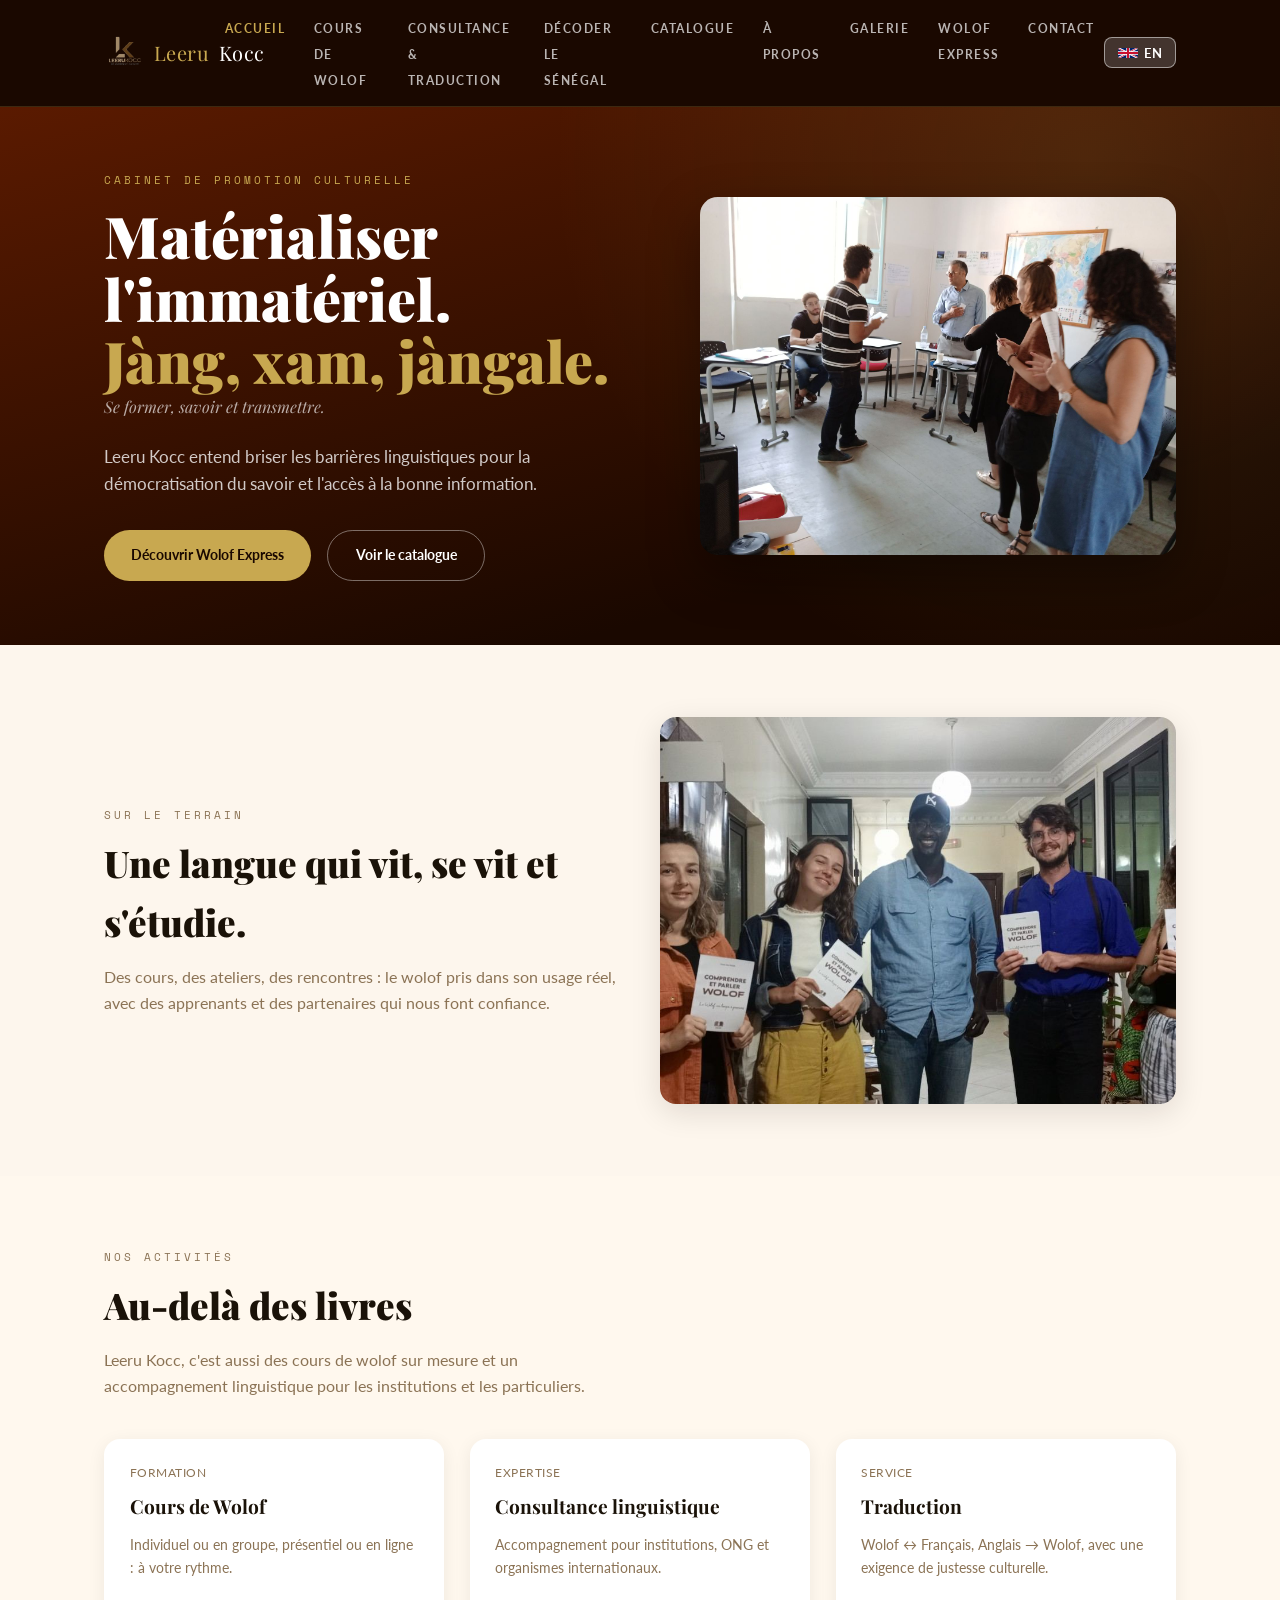
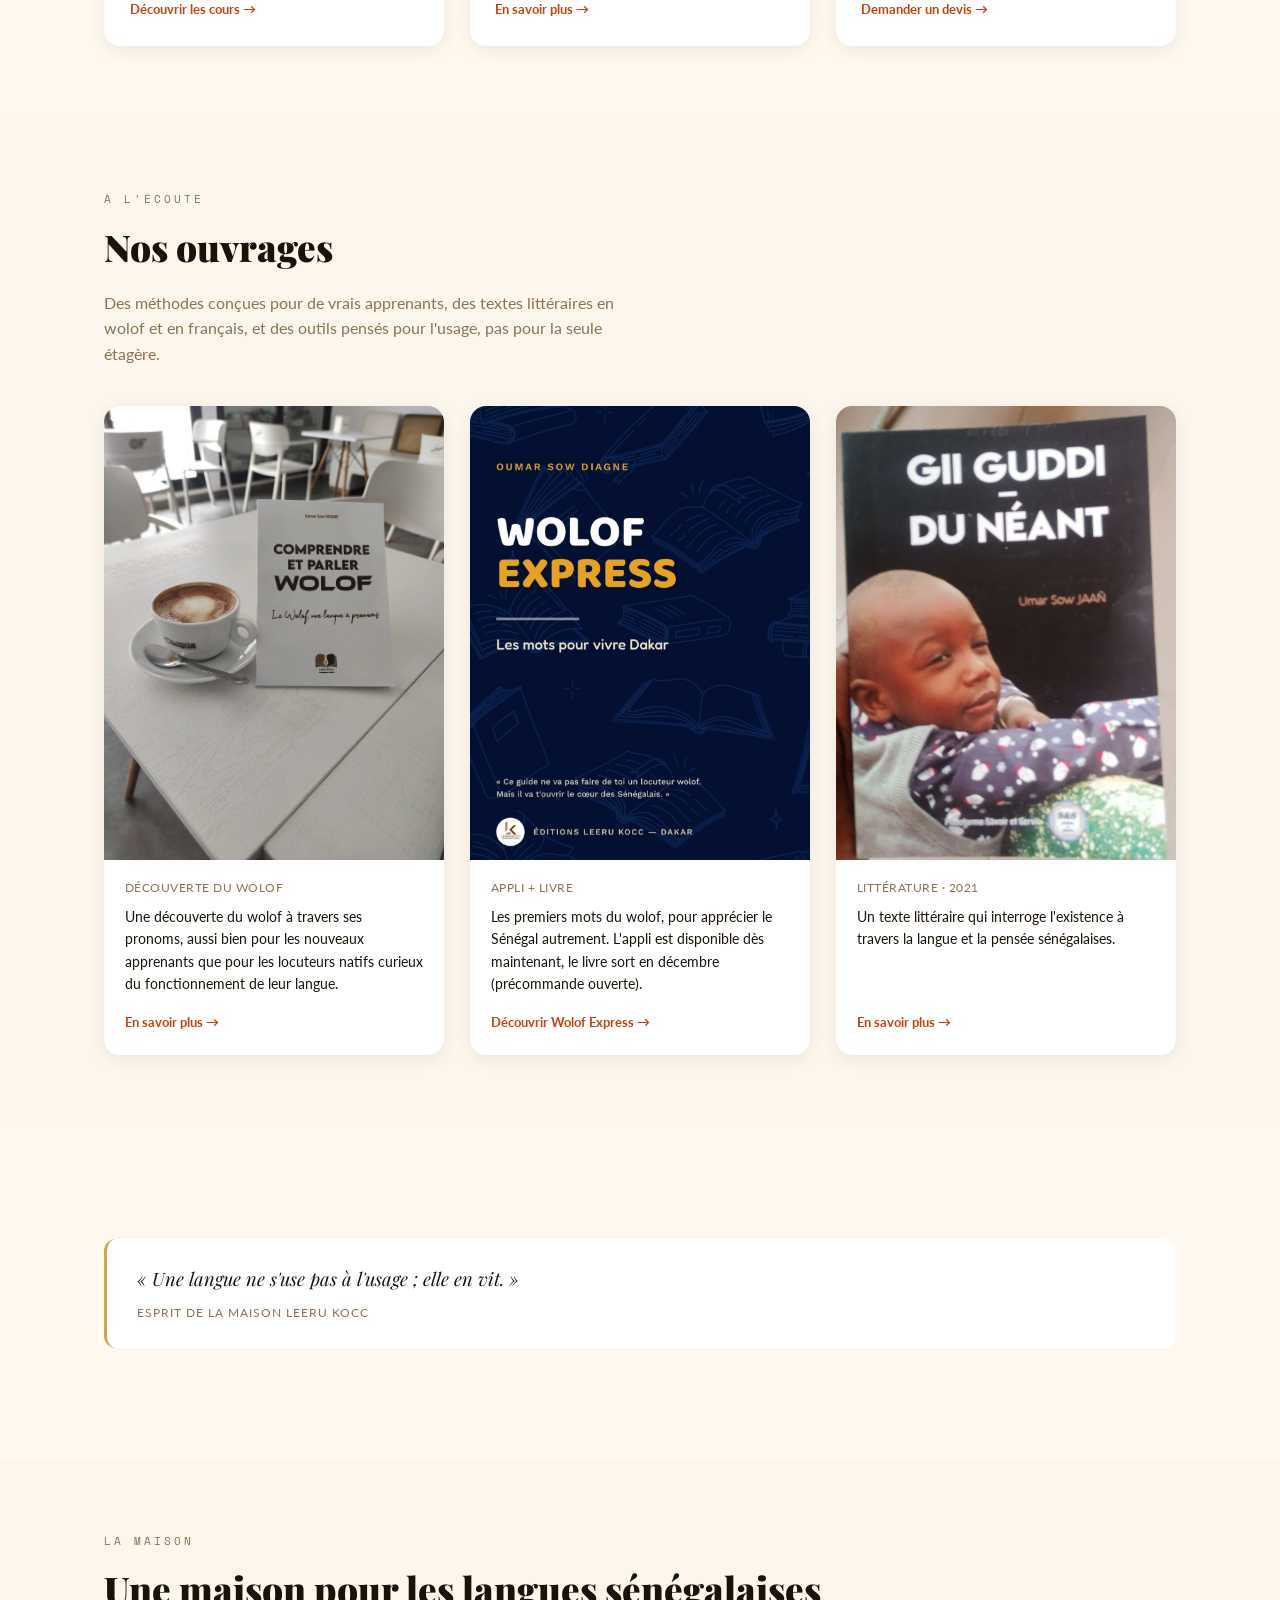
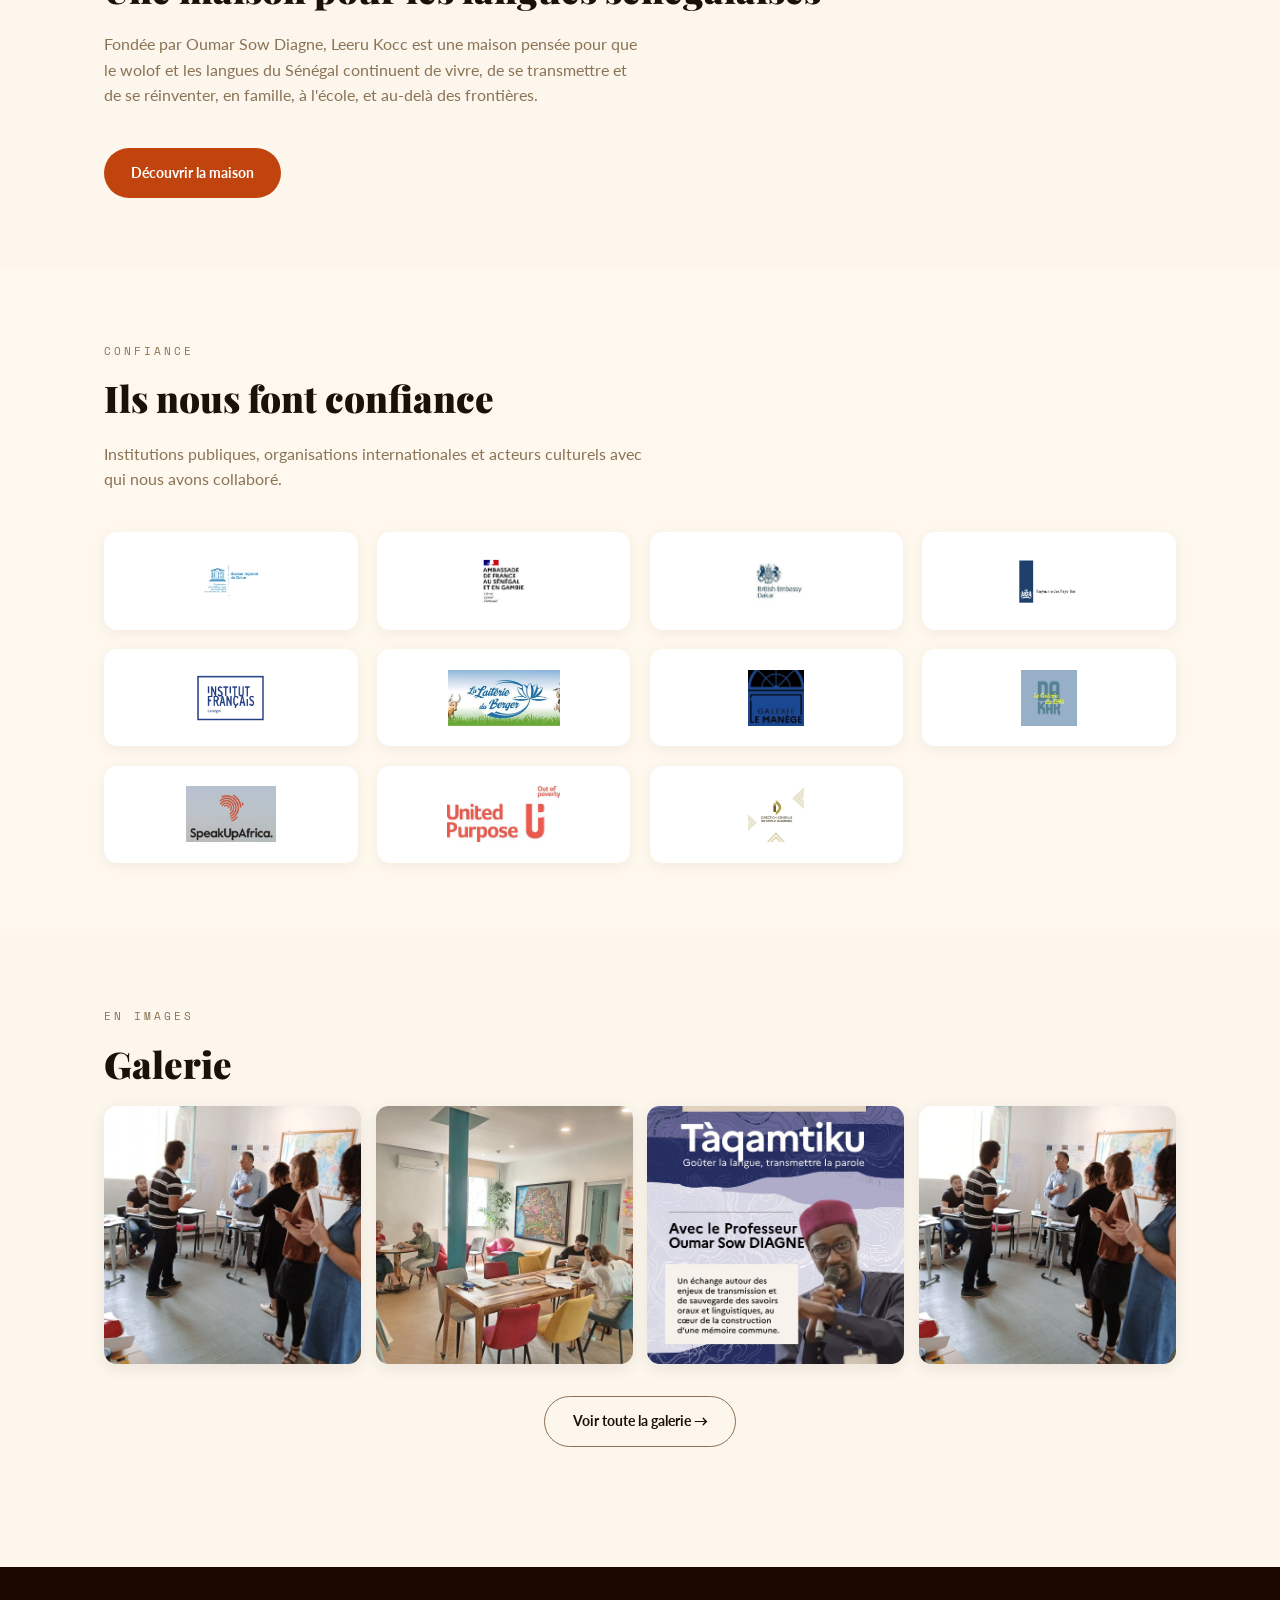
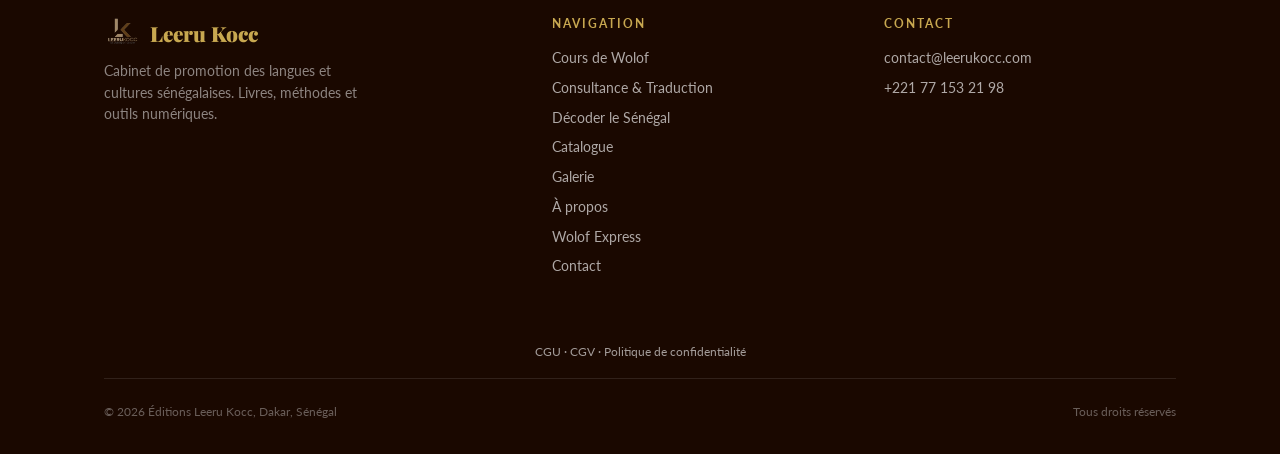
<file: index.html>
<!DOCTYPE html>
<html lang="fr">
<head>
<meta charset="UTF-8">
<meta name="viewport" content="width=device-width, initial-scale=1.0">
<title>Leeru Kocc : Langues et cultures sénégalaises</title>
<meta name="description" content="Éditions Leeru Kocc : livres, méthodes et outils numériques pour apprendre et transmettre les langues et cultures du Sénégal.">
<link rel="canonical" href="https://leerukocc.com/">
<link href="https://fonts.googleapis.com/css2?family=Playfair+Display:ital,wght@0,700;0,900;1,400&family=Lato:wght@400;700&family=Space+Mono:wght@400;700&display=swap" rel="stylesheet">
<link rel="stylesheet" href="assets/style.css">
<link rel="icon" type="image/x-icon" href="/favicon.ico">
<link rel="icon" type="image/png" sizes="32x32" href="/assets/img/favicon-32x32.png">
<link rel="icon" type="image/png" sizes="16x16" href="/assets/img/favicon-16x16.png">
<link rel="apple-touch-icon" sizes="180x180" href="/assets/img/apple-touch-icon.png">
<meta property="og:type" content="website">
<meta property="og:site_name" content="Leeru Kocc">
<meta property="og:title" content="Leeru Kocc : Langues et cultures sénégalaises">
<meta property="og:description" content="Leeru Kocc entend briser les barrières linguistiques pour la démocratisation du savoir et l'accès à la bonne information.">
<meta property="og:image" content="https://leerukocc.com/assets/img/og-image-site.jpg">
<meta property="og:image:width" content="1200">
<meta property="og:image:height" content="630">
<meta property="og:url" content="https://leerukocc.com/">
<meta name="twitter:card" content="summary_large_image">
<meta name="twitter:title" content="Leeru Kocc : Langues et cultures sénégalaises">
<meta name="twitter:description" content="Leeru Kocc entend briser les barrières linguistiques pour la démocratisation du savoir et l'accès à la bonne information.">
<meta name="twitter:image" content="https://leerukocc.com/assets/img/og-image-site.jpg">
<script type="application/ld+json">
{
  "@context": "https://schema.org",
  "@type": "Organization",
  "name": "Leeru Kocc",
  "alternateName": "Éditions Leeru Kocc",
  "url": "https://leerukocc.com/",
  "logo": "https://leerukocc.com/assets/img/logo-leeru-kocc.png",
  "description": "Cabinet sénégalais de promotion des langues et cultures sénégalaises : cours de wolof, consultance linguistique, traduction et édition d'ouvrages et d'outils numériques.",
  "address": {
    "@type": "PostalAddress",
    "streetAddress": "26, Route de la Corniche Ouest, Ouakam",
    "addressLocality": "Dakar",
    "addressCountry": "SN"
  },
  "email": "contact@leerukocc.com",
  "telephone": "+221771532198"
}
</script>
</head>
<body data-page="index">

<nav class="site-nav">
  <div class="wrap">
    <a href="index.html" class="brand"><img src="assets/img/logo-leeru-kocc.png" alt="Leeru Kocc"> <span style="color:var(--or);">Leeru</span><span style="color:#FFF;"> Kocc</span></a>
    <button class="nav-toggle" id="navToggle" aria-label="Menu">☰</button>
    <ul class="nav-links" id="navLinks">
      <li><a href="index.html" class="active" data-i18n="nav_accueil">Accueil</a></li>
      <li><a href="cours.html" data-i18n="nav_cours">Cours de Wolof</a></li>
      <li><a href="consultance.html" data-i18n="nav_consultance">Consultance &amp; Traduction</a></li>
      <li><a href="decoder-le-senegal.html" data-i18n="nav_decoder">Décoder le Sénégal</a></li>
      <li><a href="catalogue.html" data-i18n="nav_catalogue">Catalogue</a></li>
      <li><a href="a-propos.html" data-i18n="nav_apropos">À propos</a></li>
      <li><a href="galerie.html" data-i18n="nav_galerie">Galerie</a></li>
      <li><a href="wolof-express.html" data-i18n="nav_wolofExpress">Wolof Express</a></li>
      <li><a href="contact.html" data-i18n="nav_contact">Contact</a></li>
    </ul>
  </div>
</nav>

<header class="hero">
  <div class="wrap">
    <div>
    <div class="hero-eyebrow" data-i18n="idx_heroEyebrow">Cabinet de promotion culturelle</div>
    <h1 data-i18n="idx_h1">Matérialiser l'immatériel.<br><span style="color:var(--or);">Jàng, xam, jàngale.</span></h1>
    <p style="font-family:'Playfair Display',serif;font-style:italic;font-size:1rem;color:rgba(255,255,255,0.65);margin-top:-1rem;margin-bottom:1.5rem;" data-i18n="idx_subtitle">Se former, savoir et transmettre.</p>
    <p data-i18n="idx_heroP">Leeru Kocc entend briser les barrières linguistiques pour la démocratisation du savoir et l'accès à la bonne information.</p>
    <div class="hero-actions">
      <a href="wolof-express.html" class="btn btn-primary" data-i18n="idx_btnDiscover">Découvrir Wolof Express</a>
      <a href="catalogue.html" class="btn btn-outline" data-i18n="idx_btnCatalogue">Voir le catalogue</a>
    </div>
    </div>
    <div class="hero-image reveal in">
      <img src="assets/img/cours-groupe-1.jpg" alt="Cours de wolof Leeru Kocc, groupe en formation">
    </div>
  </div>
</header>

<section>
  <div class="wrap">
    <div class="grid grid-2" style="align-items:center;gap:2.5rem;">
      <div class="photo-feature reveal" style="aspect-ratio:4/3;order:2;">
        <img src="assets/img/remise-livre-groupe.jpg" alt="Remise du livre Comprendre et Parler Wolof">
      </div>
      <div class="reveal" style="order:1;">
        <div class="section-label" data-i18n="idx_terrainLabel">Sur le terrain</div>
        <h2 class="section-title" data-i18n="idx_terrainTitle">Une langue qui vit, se vit et s'étudie.</h2>
        <p style="color:var(--brun-clair);" data-i18n="idx_terrainP">Des cours, des ateliers, des rencontres : le wolof pris dans son usage réel, avec des apprenants et des partenaires qui nous font confiance.</p>
      </div>
    </div>
  </div>
</section>

<section style="background:#FFF8EE;">
  <div class="wrap">
    <div class="section-label" data-i18n="idx_activitesLabel">Nos activités</div>
    <h2 class="section-title" data-i18n="idx_activitesTitle">Au-delà des livres</h2>
    <p class="section-intro" data-i18n="idx_activitesIntro">Leeru Kocc, c'est aussi des cours de wolof sur mesure et un accompagnement linguistique pour les institutions et les particuliers.</p>
    <div class="grid grid-3">
      <div class="card" style="padding:1.6rem;">
        <div class="book-meta" data-i18n="idx_card1Meta">Formation</div>
        <h3 style="font-family:'Playfair Display',serif;font-size:1.2rem;margin:0.3rem 0 0.8rem;" data-i18n="idx_card1Title">Cours de Wolof</h3>
        <p style="font-size:0.88rem;color:var(--brun-clair);margin-bottom:1rem;" data-i18n="idx_card1P">Individuel ou en groupe, présentiel ou en ligne : à votre rythme.</p>
        <a href="cours.html" class="book-link" data-i18n="idx_card1Link">Découvrir les cours →</a>
      </div>
      <div class="card" style="padding:1.6rem;">
        <div class="book-meta" data-i18n="idx_card2Meta">Expertise</div>
        <h3 style="font-family:'Playfair Display',serif;font-size:1.2rem;margin:0.3rem 0 0.8rem;" data-i18n="idx_card2Title">Consultance linguistique</h3>
        <p style="font-size:0.88rem;color:var(--brun-clair);margin-bottom:1rem;" data-i18n="idx_card2P">Accompagnement pour institutions, ONG et organismes internationaux.</p>
        <a href="consultance.html" class="book-link" data-i18n="idx_card2Link">En savoir plus →</a>
      </div>
      <div class="card" style="padding:1.6rem;">
        <div class="book-meta" data-i18n="idx_card3Meta">Service</div>
        <h3 style="font-family:'Playfair Display',serif;font-size:1.2rem;margin:0.3rem 0 0.8rem;" data-i18n="idx_card3Title">Traduction</h3>
        <p style="font-size:0.88rem;color:var(--brun-clair);margin-bottom:1rem;" data-i18n="idx_card3P">Wolof ↔ Français, Anglais → Wolof, avec une exigence de justesse culturelle.</p>
        <a href="consultance.html" class="book-link" data-i18n="idx_card3Link">Demander un devis →</a>
      </div>
    </div>
  </div>
</section>

<section>
  <div class="wrap">
    <div class="section-label" data-i18n="idx_ouvragesLabel">À l'écoute</div>
    <h2 class="section-title" data-i18n="idx_ouvragesTitle">Nos ouvrages</h2>
    <p class="section-intro" data-i18n="idx_ouvragesIntro">Des méthodes conçues pour de vrais apprenants, des textes littéraires en wolof et en français, et des outils pensés pour l'usage, pas pour la seule étagère.</p>

    <div class="grid grid-3">
      <div class="card book-card">
        <div class="book-cover" style="padding:0;overflow:hidden;"><img src="assets/img/livre-comprendre-parler-wolof.jpg" alt="Comprendre et Parler Wolof" style="width:100%;height:100%;object-fit:cover;"></div>
        <div class="book-body">
          <div class="book-meta" data-i18n="idx_book1Meta">Découverte du wolof</div>
          <p class="book-desc" data-i18n="idx_book1P">Une découverte du wolof à travers ses pronoms, aussi bien pour les nouveaux apprenants que pour les locuteurs natifs curieux du fonctionnement de leur langue.</p>
          <a href="catalogue.html" class="book-link" data-i18n="idx_book1Link">En savoir plus →</a>
        </div>
      </div>

      <div class="card book-card">
        <div class="book-cover" style="padding:0;overflow:hidden;"><img src="assets/img/livre-wolof-express.jpg" alt="Wolof Express, les mots pour vivre à Dakar" style="width:100%;height:100%;object-fit:cover;"></div>
        <div class="book-body">
          <div class="book-meta" data-i18n="idx_book2Meta">Appli + livre</div>
          <p class="book-desc" data-i18n="idx_book2P">Les premiers mots du wolof, pour apprécier le Sénégal autrement. L'appli est disponible dès maintenant, le livre sort en décembre (précommande ouverte).</p>
          <a href="wolof-express.html" class="book-link" data-i18n="idx_book2Link">Découvrir Wolof Express →</a>
        </div>
      </div>

      <div class="card book-card">
        <div class="book-cover" style="padding:0;overflow:hidden;"><img src="assets/img/livre-gii-guddi.jpg" alt="Gii Guddi : Du Néant" style="width:100%;height:100%;object-fit:cover;"></div>
        <div class="book-body">
          <div class="book-meta" data-i18n="idx_book3Meta">Littérature · 2021</div>
          <p class="book-desc" data-i18n="idx_book3P">Un texte littéraire qui interroge l'existence à travers la langue et la pensée sénégalaises.</p>
          <a href="catalogue.html" class="book-link" data-i18n="idx_book3Link">En savoir plus →</a>
        </div>
      </div>
    </div>
  </div>
</section>

<section style="background:#FFF8EE;">
  <div class="wrap">
    <div class="citation">
      <p data-i18n="idx_citation">« Une langue ne s'use pas à l'usage ; elle en vit. »</p>
      <cite data-i18n="idx_citeAuthor">Esprit de la maison Leeru Kocc</cite>
    </div>
  </div>
</section>

<section>
  <div class="wrap">
    <div class="section-label" data-i18n="idx_maisonLabel">La maison</div>
    <h2 class="section-title" data-i18n="idx_maisonTitle">Une maison pour les langues sénégalaises</h2>
    <p class="section-intro" data-i18n="idx_maisonIntro">Fondée par Oumar Sow Diagne, Leeru Kocc est une maison pensée pour que le wolof et les langues du Sénégal continuent de vivre, de se transmettre et de se réinventer, en famille, à l'école, et au-delà des frontières.</p>
    <a href="a-propos.html" class="btn btn-terracotta" data-i18n="idx_maisonBtn">Découvrir la maison</a>
  </div>
</section>

<section style="background:#FFF8EE;">
  <div class="wrap">
    <div class="section-label reveal" data-i18n="idx_confianceLabel">Confiance</div>
    <h2 class="section-title reveal" data-i18n="idx_confianceTitle">Ils nous font confiance</h2>
    <p class="section-intro reveal" data-i18n="idx_confianceIntro">Institutions publiques, organisations internationales et acteurs culturels avec qui nous avons collaboré.</p>
    <div class="partners-grid reveal">
      <div class="partner-chip"><img src="assets/img/partners/unesco.png" alt="UNESCO"></div>
      <div class="partner-chip"><img src="assets/img/partners/ambassade-france.png" alt="Ambassade de France"></div>
      <div class="partner-chip"><img src="assets/img/partners/british-embassy.jpg" alt="Ambassade d'Angleterre"></div>
      <div class="partner-chip"><img src="assets/img/partners/pays-bas.png" alt="Royaume des Pays-Bas"></div>
      <div class="partner-chip"><img src="assets/img/partners/institut-francais.png" alt="Institut Français"></div>
      <div class="partner-chip"><img src="assets/img/partners/laiterie-du-berger.jpg" alt="Laiterie du Berger"></div>
      <div class="partner-chip"><img src="assets/img/partners/galerie-le-manege.jpg" alt="Galerie Le Manège"></div>
      <div class="partner-chip"><img src="assets/img/partners/galerie-19m.jpg" alt="Galerie du 19M"></div>
      <div class="partner-chip"><img src="assets/img/partners/speak-up-africa.jpg" alt="Speak Up Africa"></div>
      <div class="partner-chip"><img src="assets/img/partners/u-purpose.jpg" alt="U-purpose"></div>
      <div class="partner-chip"><img src="assets/img/partners/dgid.jpg" alt="Inspection Générale des Impôts et Domaines"></div>
    </div>
  </div>
</section>

<section>
  <div class="wrap">
    <div class="section-label reveal" data-i18n="idx_galerieLabel">En images</div>
    <h2 class="section-title reveal" data-i18n="idx_galerieTitle">Galerie</h2>
    <div class="gallery-grid reveal">
      <div class="gallery-item"><img src="assets/img/cours-institut-francais-1.jpg" alt="Cours de wolof"></div>
      <div class="gallery-item"><img src="assets/img/reunion-institutionnelle-1.jpg" alt="Atelier institutionnel"></div>
      <div class="gallery-item"><img src="assets/img/affiche-taqamtiku.jpg" alt="Tàqamtiku"></div>
      <div class="gallery-item"><img src="assets/img/cours-groupe-1.jpg" alt="Groupe en formation"></div>
    </div>
    <div style="text-align:center;margin-top:2rem;">
      <a href="galerie.html" class="btn btn-outline" style="border-color:var(--brun-clair);color:var(--brun);" data-i18n="idx_galerieBtn">Voir toute la galerie →</a>
    </div>
  </div>
</section>

<footer class="site-footer">
  <div class="wrap">
    <div class="footer-grid">
      <div>
        <div class="footer-brand" style="display:flex;align-items:center;gap:0.6rem;"><img src="assets/img/logo-leeru-kocc.png" alt="Leeru Kocc" style="height:36px;"> Leeru Kocc</div>
        <p class="footer-tagline" data-i18n="footer_tagline_a">Cabinet de promotion des langues et cultures sénégalaises. Livres, méthodes et outils numériques.</p>
      </div>
      <div class="footer-col">
        <h4 data-i18n="footer_navTitle">Navigation</h4>
        <a href="cours.html" data-i18n="nav_cours">Cours de Wolof</a>
        <a href="consultance.html" data-i18n="nav_consultance">Consultance &amp; Traduction</a>
        <a href="decoder-le-senegal.html" data-i18n="nav_decoder">Décoder le Sénégal</a>
        <a href="catalogue.html" data-i18n="nav_catalogue">Catalogue</a>
        <a href="galerie.html" data-i18n="nav_galerie">Galerie</a>
        <a href="a-propos.html" data-i18n="nav_apropos">À propos</a>
        <a href="wolof-express.html" data-i18n="nav_wolofExpress">Wolof Express</a>
        <a href="contact.html" data-i18n="nav_contact">Contact</a>
      </div>
      <div class="footer-col">
        <h4 data-i18n="footer_contactTitle">Contact</h4>
        <p>contact@leerukocc.com</p>
        <p>+221 77 153 21 98</p>
      </div>
    </div>
    <div class="footer-legal" style="text-align:center;padding:1rem 0;font-size:0.78rem;">
      <a href="cgu.html">CGU</a> · <a href="cgv.html">CGV</a> · <a href="confidentialite.html">Politique de confidentialité</a>
    </div>
    <div class="footer-bottom">
      <span>© 2026 Éditions Leeru Kocc, Dakar, Sénégal</span>
      <span data-i18n="footer_rights">Tous droits réservés</span>
    </div>
  </div>
</footer>

<script src="assets/script.js"></script>
<script src="assets/i18n.js"></script>
</body>
</html>
</file>
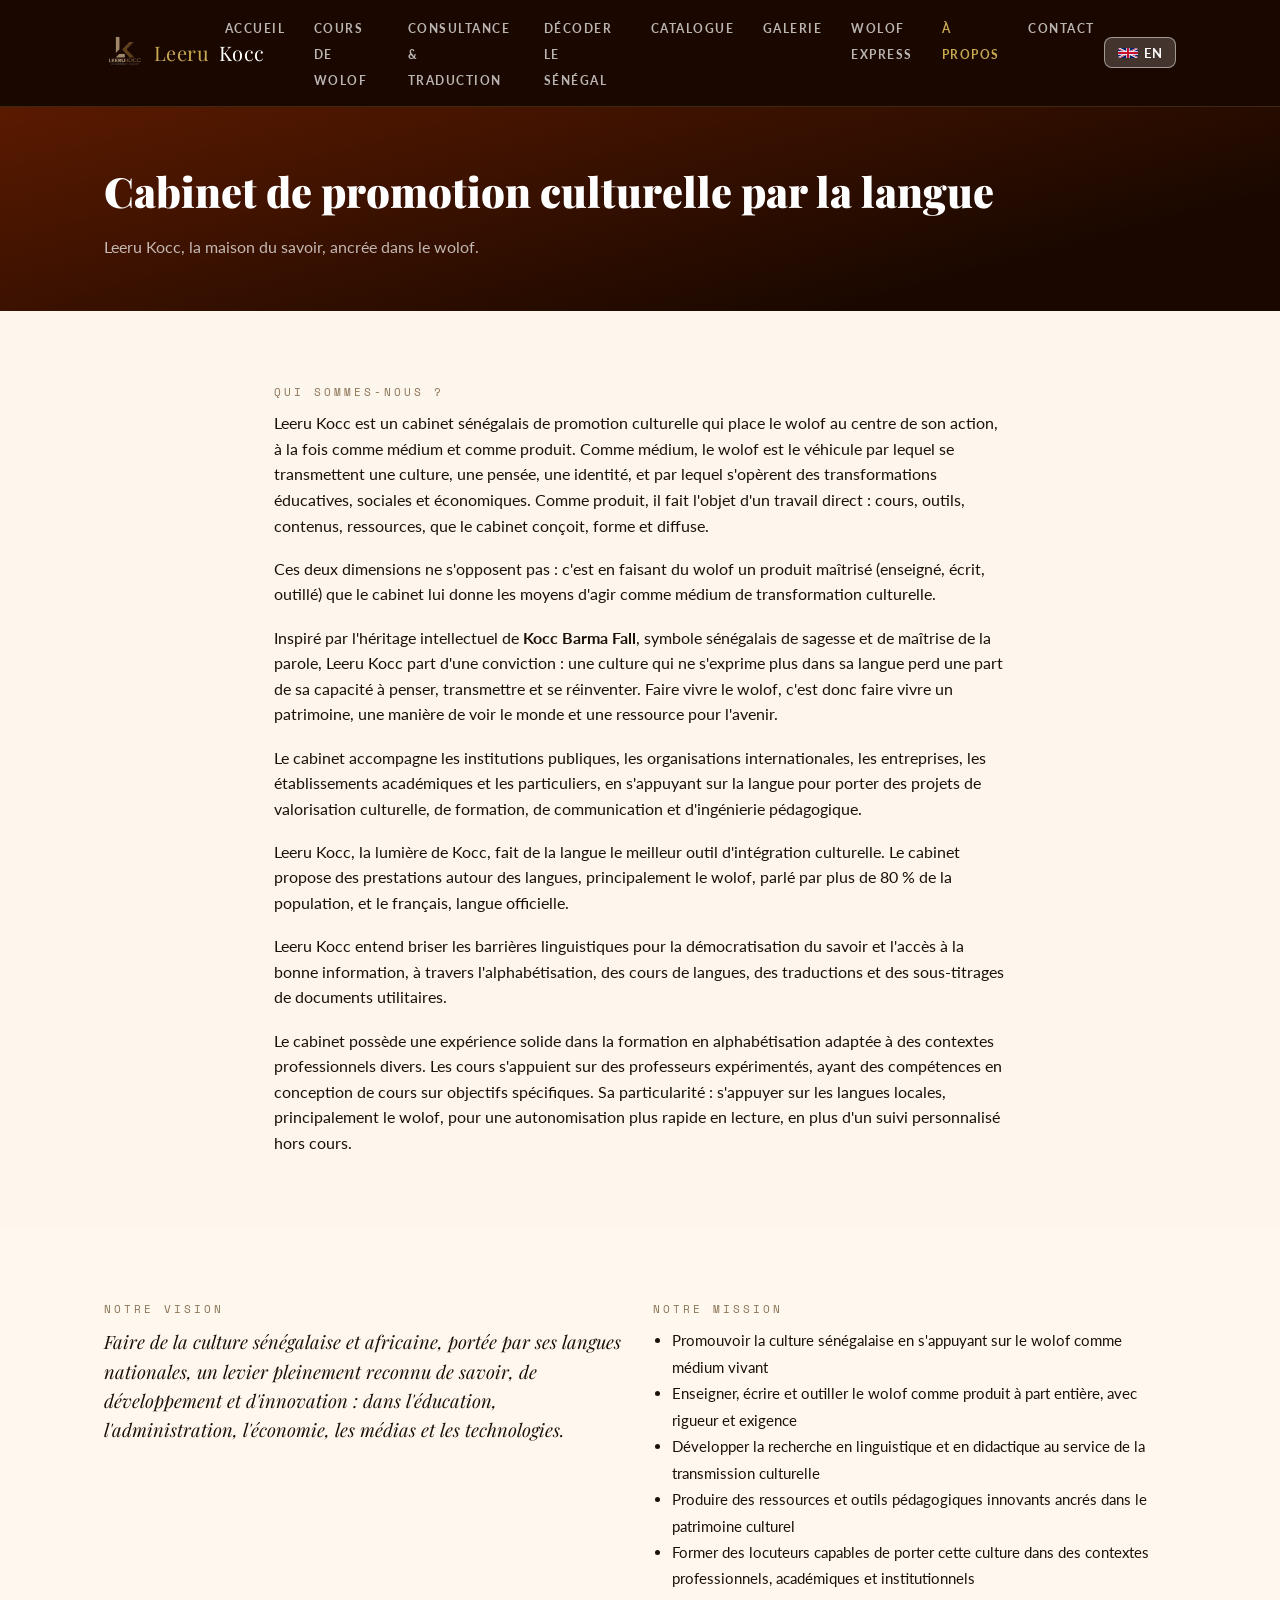
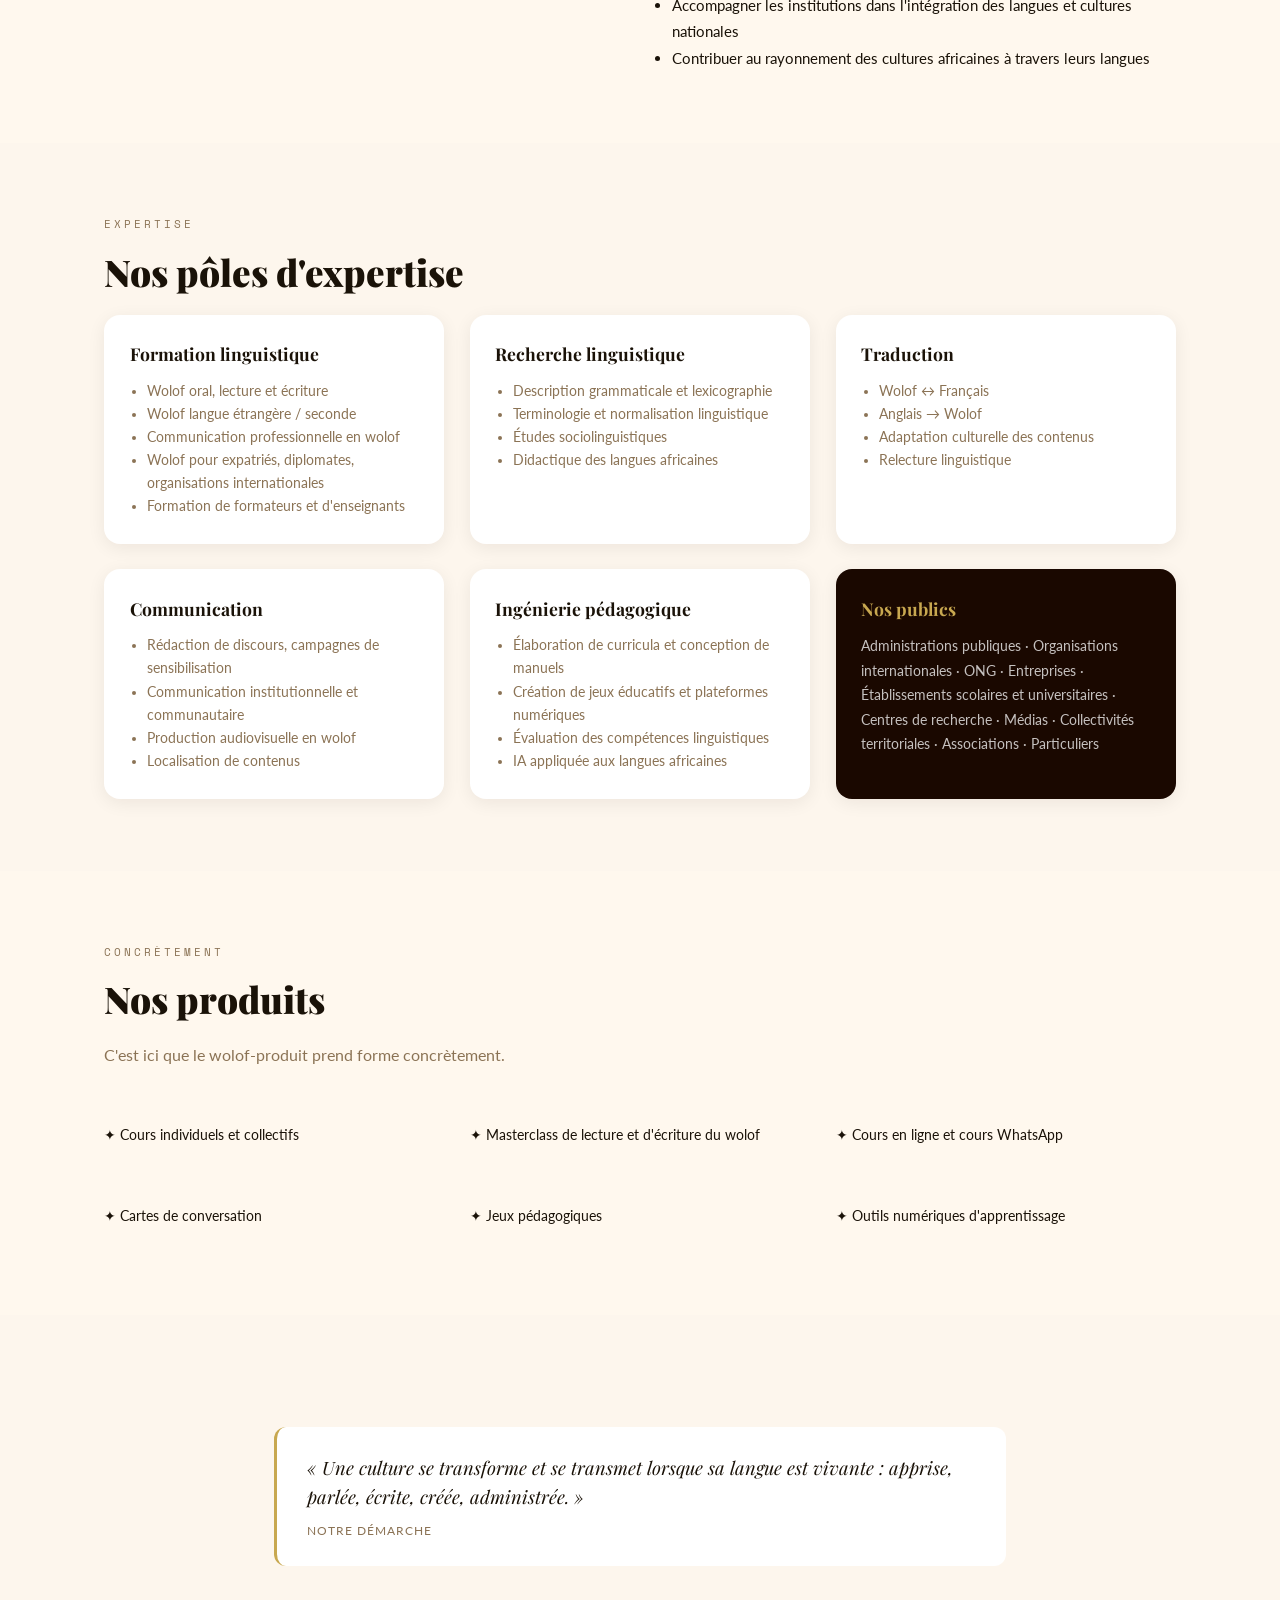
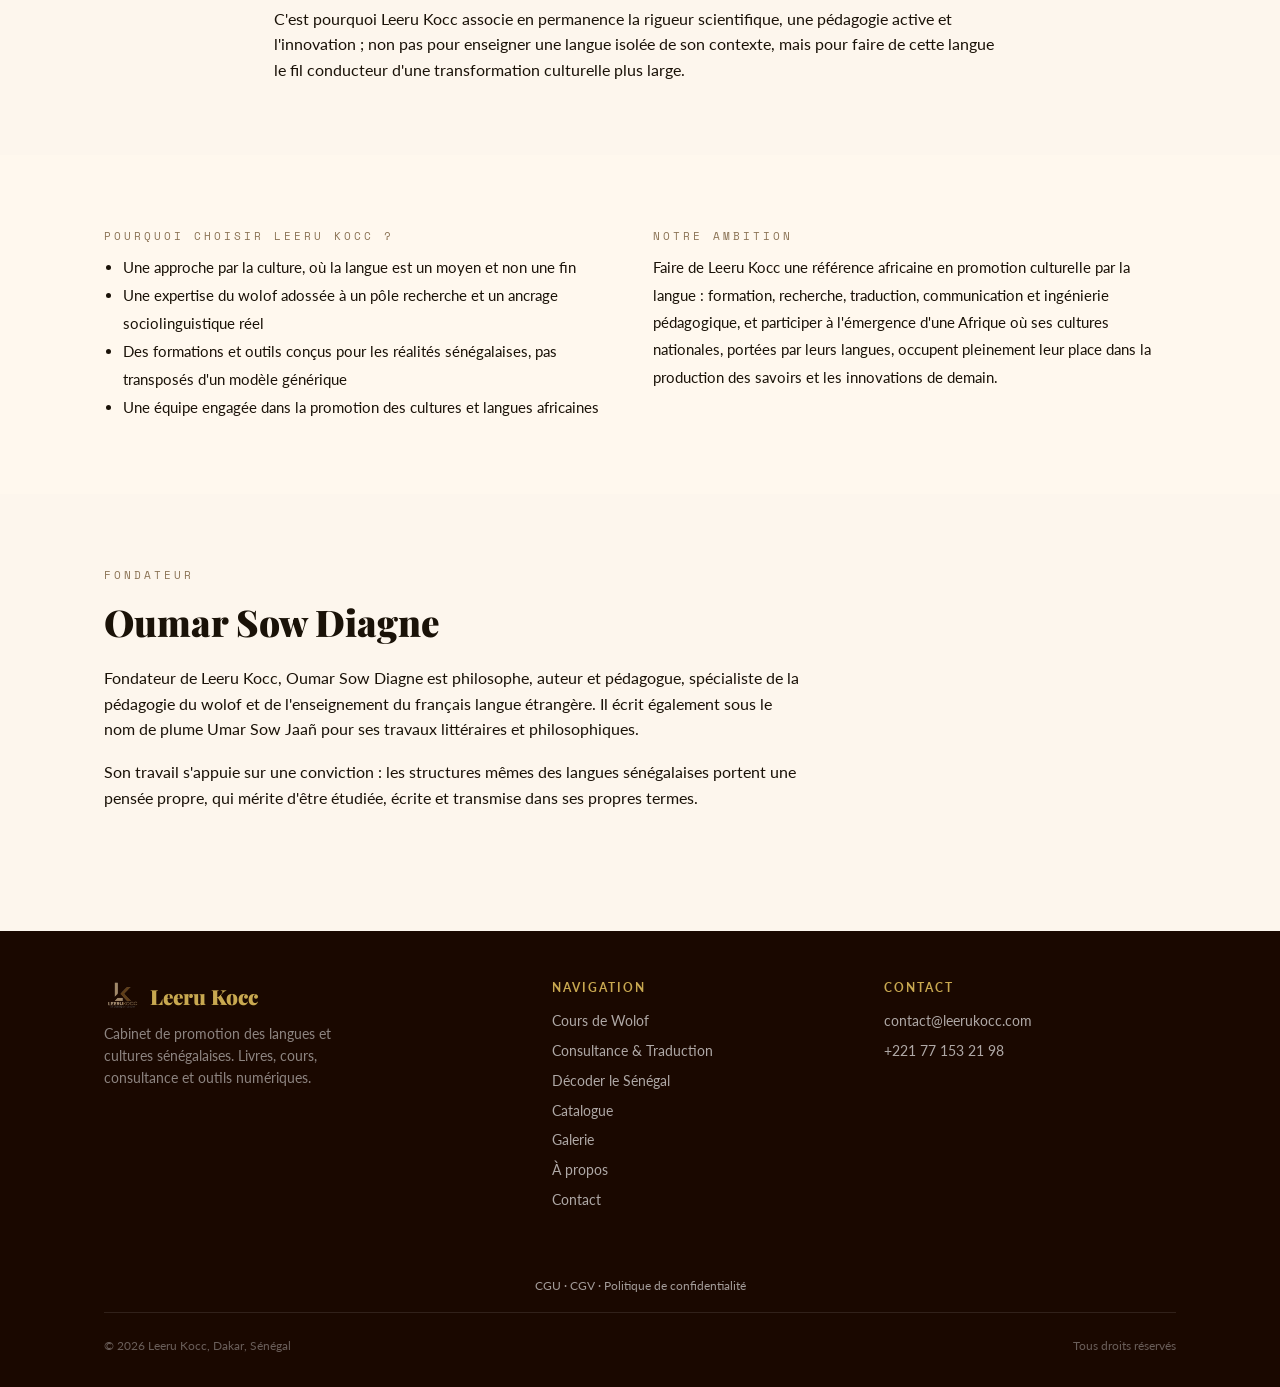
<file: a-propos.html>
<!DOCTYPE html>
<html lang="fr">
<head>
<meta charset="UTF-8">
<meta name="viewport" content="width=device-width, initial-scale=1.0">
<title>À propos : Leeru Kocc</title>
<link href="https://fonts.googleapis.com/css2?family=Playfair+Display:ital,wght@0,700;0,900;1,400&family=Lato:wght@400;700&family=Space+Mono:wght@400;700&display=swap" rel="stylesheet">
<link rel="stylesheet" href="assets/style.css">
<link rel="icon" type="image/x-icon" href="/favicon.ico">
<link rel="icon" type="image/png" sizes="32x32" href="/assets/img/favicon-32x32.png">
<link rel="icon" type="image/png" sizes="16x16" href="/assets/img/favicon-16x16.png">
<link rel="apple-touch-icon" sizes="180x180" href="/assets/img/apple-touch-icon.png">
<meta property="og:type" content="website">
<meta property="og:site_name" content="Leeru Kocc">
<meta property="og:title" content="À propos : Leeru Kocc">
<meta property="og:description" content="Leeru Kocc, cabinet de promotion des langues et cultures sénégalaises, fondé par Oumar Sow Diagne.">
<meta property="og:image" content="https://leerukocc.com/assets/img/og-image-site.jpg">
<meta property="og:image:width" content="1200">
<meta property="og:image:height" content="630">
<meta property="og:url" content="https://leerukocc.com/a-propos.html">
<meta name="twitter:card" content="summary_large_image">
<meta name="twitter:title" content="À propos : Leeru Kocc">
<meta name="twitter:description" content="Leeru Kocc, cabinet de promotion des langues et cultures sénégalaises, fondé par Oumar Sow Diagne.">
<meta name="twitter:image" content="https://leerukocc.com/assets/img/og-image-site.jpg">
<link rel="canonical" href="https://leerukocc.com/a-propos.html">
<script type="application/ld+json">
{
  "@context": "https://schema.org",
  "@type": "AboutPage",
  "mainEntity": {
    "@type": "Organization",
    "name": "Leeru Kocc",
    "founder": {
      "@type": "Person",
      "name": "Oumar Sow Diagne"
    },
    "description": "Cabinet sénégalais de promotion des langues et cultures sénégalaises, fondé par Oumar Sow Diagne.",
    "url": "https://leerukocc.com/"
  }
}
</script>
</head>
<body data-page="apropos">

<nav class="site-nav">
  <div class="wrap">
    <a href="index.html" class="brand"><img src="assets/img/logo-leeru-kocc.png" alt="Leeru Kocc"> <span style="color:var(--or);">Leeru</span><span style="color:#FFF;"> Kocc</span></a>
    <button class="nav-toggle" id="navToggle" aria-label="Menu">☰</button>
    <ul class="nav-links" id="navLinks">
      <li><a href="index.html" data-i18n="nav_accueil">Accueil</a></li>
      <li><a href="cours.html" data-i18n="nav_cours">Cours de Wolof</a></li>
      <li><a href="consultance.html" data-i18n="nav_consultance">Consultance &amp; Traduction</a></li>
      <li><a href="decoder-le-senegal.html" data-i18n="nav_decoder">Décoder le Sénégal</a></li>
      <li><a href="catalogue.html" data-i18n="nav_catalogue">Catalogue</a></li>
      <li><a href="galerie.html" data-i18n="nav_galerie">Galerie</a></li>
      <li><a href="wolof-express.html" data-i18n="nav_wolofExpress">Wolof Express</a></li>
      <li><a href="a-propos.html" class="active" data-i18n="nav_apropos">À propos</a></li>
      <li><a href="contact.html" data-i18n="nav_contact">Contact</a></li>
    </ul>
  </div>
</nav>

<header class="page-hero">
  <div class="wrap">
    <h1 data-i18n="apr_h1">Cabinet de promotion culturelle par la langue</h1>
    <p data-i18n="apr_heroP">Leeru Kocc, la maison du savoir, ancrée dans le wolof.</p>
  </div>
</header>

<section>
  <div class="wrap" style="max-width:780px;">
    <div class="section-label reveal" data-i18n="apr_quiLabel">Qui sommes-nous ?</div>
    <p class="reveal" style="margin-bottom:1.1rem;" data-i18n="apr_p1">Leeru Kocc est un cabinet sénégalais de promotion culturelle qui place le wolof au centre de son action, à la fois comme médium et comme produit. Comme médium, le wolof est le véhicule par lequel se transmettent une culture, une pensée, une identité, et par lequel s'opèrent des transformations éducatives, sociales et économiques. Comme produit, il fait l'objet d'un travail direct : cours, outils, contenus, ressources, que le cabinet conçoit, forme et diffuse.</p>
    <p class="reveal" style="margin-bottom:1.1rem;" data-i18n="apr_p2">Ces deux dimensions ne s'opposent pas : c'est en faisant du wolof un produit maîtrisé (enseigné, écrit, outillé) que le cabinet lui donne les moyens d'agir comme médium de transformation culturelle.</p>
    <p class="reveal" style="margin-bottom:1.1rem;" data-i18n="apr_p3">Inspiré par l'héritage intellectuel de <strong>Kocc Barma Fall</strong>, symbole sénégalais de sagesse et de maîtrise de la parole, Leeru Kocc part d'une conviction : une culture qui ne s'exprime plus dans sa langue perd une part de sa capacité à penser, transmettre et se réinventer. Faire vivre le wolof, c'est donc faire vivre un patrimoine, une manière de voir le monde et une ressource pour l'avenir.</p>
    <p class="reveal" style="margin-bottom:1.1rem;" data-i18n="apr_p4">Le cabinet accompagne les institutions publiques, les organisations internationales, les entreprises, les établissements académiques et les particuliers, en s'appuyant sur la langue pour porter des projets de valorisation culturelle, de formation, de communication et d'ingénierie pédagogique.</p>
    <p class="reveal" style="margin-bottom:1.1rem;" data-i18n="apr_p5">Leeru Kocc, la lumière de Kocc, fait de la langue le meilleur outil d'intégration culturelle. Le cabinet propose des prestations autour des langues, principalement le wolof, parlé par plus de 80 % de la population, et le français, langue officielle.</p>
    <p class="reveal" style="margin-bottom:1.1rem;" data-i18n="apr_p6">Leeru Kocc entend briser les barrières linguistiques pour la démocratisation du savoir et l'accès à la bonne information, à travers l'alphabétisation, des cours de langues, des traductions et des sous-titrages de documents utilitaires.</p>
    <p class="reveal" data-i18n="apr_p7">Le cabinet possède une expérience solide dans la formation en alphabétisation adaptée à des contextes professionnels divers. Les cours s'appuient sur des professeurs expérimentés, ayant des compétences en conception de cours sur objectifs spécifiques. Sa particularité : s'appuyer sur les langues locales, principalement le wolof, pour une autonomisation plus rapide en lecture, en plus d'un suivi personnalisé hors cours.</p>
  </div>
</section>

<section style="background:#FFF8EE;">
  <div class="wrap">
    <div class="grid grid-2">
      <div class="reveal">
        <div class="section-label" data-i18n="apr_visionLabel">Notre vision</div>
        <p style="font-family:'Playfair Display',serif;font-style:italic;font-size:1.15rem;line-height:1.6;" data-i18n="apr_visionP">Faire de la culture sénégalaise et africaine, portée par ses langues nationales, un levier pleinement reconnu de savoir, de développement et d'innovation : dans l'éducation, l'administration, l'économie, les médias et les technologies.</p>
      </div>
      <div class="reveal">
        <div class="section-label" data-i18n="apr_missionLabel">Notre mission</div>
        <ul style="padding-left:1.2rem;font-size:0.92rem;line-height:1.8;color:var(--brun);" data-i18n="apr_mission">
          <li>Promouvoir la culture sénégalaise en s'appuyant sur le wolof comme médium vivant</li>
          <li>Enseigner, écrire et outiller le wolof comme produit à part entière, avec rigueur et exigence</li>
          <li>Développer la recherche en linguistique et en didactique au service de la transmission culturelle</li>
          <li>Produire des ressources et outils pédagogiques innovants ancrés dans le patrimoine culturel</li>
          <li>Former des locuteurs capables de porter cette culture dans des contextes professionnels, académiques et institutionnels</li>
          <li>Accompagner les institutions dans l'intégration des langues et cultures nationales</li>
          <li>Contribuer au rayonnement des cultures africaines à travers leurs langues</li>
        </ul>
      </div>
    </div>
  </div>
</section>

<section>
  <div class="wrap">
    <div class="section-label reveal" data-i18n="apr_expertiseLabel">Expertise</div>
    <h2 class="section-title reveal" data-i18n="apr_expertiseTitle">Nos pôles d'expertise</h2>
    <div class="grid grid-3">
      <div class="card reveal" style="padding:1.6rem;">
        <h3 style="font-family:'Playfair Display',serif;font-size:1.1rem;margin-bottom:0.7rem;" data-i18n="apr_e1Title">Formation linguistique</h3>
        <ul style="padding-left:1.1rem;font-size:0.85rem;line-height:1.7;color:var(--brun-clair);" data-i18n="apr_e1">
          <li>Wolof oral, lecture et écriture</li>
          <li>Wolof langue étrangère / seconde</li>
          <li>Communication professionnelle en wolof</li>
          <li>Wolof pour expatriés, diplomates, organisations internationales</li>
          <li>Formation de formateurs et d'enseignants</li>
        </ul>
      </div>
      <div class="card reveal" style="padding:1.6rem;">
        <h3 style="font-family:'Playfair Display',serif;font-size:1.1rem;margin-bottom:0.7rem;" data-i18n="apr_e2Title">Recherche linguistique</h3>
        <ul style="padding-left:1.1rem;font-size:0.85rem;line-height:1.7;color:var(--brun-clair);" data-i18n="apr_e2">
          <li>Description grammaticale et lexicographie</li>
          <li>Terminologie et normalisation linguistique</li>
          <li>Études sociolinguistiques</li>
          <li>Didactique des langues africaines</li>
        </ul>
      </div>
      <div class="card reveal" style="padding:1.6rem;">
        <h3 style="font-family:'Playfair Display',serif;font-size:1.1rem;margin-bottom:0.7rem;" data-i18n="apr_e3Title">Traduction</h3>
        <ul style="padding-left:1.1rem;font-size:0.85rem;line-height:1.7;color:var(--brun-clair);" data-i18n="apr_e3">
          <li>Wolof ↔ Français</li>
          <li>Anglais → Wolof</li>
          <li>Adaptation culturelle des contenus</li>
          <li>Relecture linguistique</li>
        </ul>
      </div>
      <div class="card reveal" style="padding:1.6rem;">
        <h3 style="font-family:'Playfair Display',serif;font-size:1.1rem;margin-bottom:0.7rem;" data-i18n="apr_e4Title">Communication</h3>
        <ul style="padding-left:1.1rem;font-size:0.85rem;line-height:1.7;color:var(--brun-clair);" data-i18n="apr_e4">
          <li>Rédaction de discours, campagnes de sensibilisation</li>
          <li>Communication institutionnelle et communautaire</li>
          <li>Production audiovisuelle en wolof</li>
          <li>Localisation de contenus</li>
        </ul>
      </div>
      <div class="card reveal" style="padding:1.6rem;">
        <h3 style="font-family:'Playfair Display',serif;font-size:1.1rem;margin-bottom:0.7rem;" data-i18n="apr_e5Title">Ingénierie pédagogique</h3>
        <ul style="padding-left:1.1rem;font-size:0.85rem;line-height:1.7;color:var(--brun-clair);" data-i18n="apr_e5">
          <li>Élaboration de curricula et conception de manuels</li>
          <li>Création de jeux éducatifs et plateformes numériques</li>
          <li>Évaluation des compétences linguistiques</li>
          <li>IA appliquée aux langues africaines</li>
        </ul>
      </div>
      <div class="card reveal" style="padding:1.6rem;background:var(--nuit);">
        <h3 style="font-family:'Playfair Display',serif;font-size:1.1rem;margin-bottom:0.7rem;color:var(--or);" data-i18n="apr_e6Title">Nos publics</h3>
        <p style="font-size:0.85rem;line-height:1.8;color:rgba(255,255,255,0.75);" data-i18n="apr_e6P">Administrations publiques · Organisations internationales · ONG · Entreprises · Établissements scolaires et universitaires · Centres de recherche · Médias · Collectivités territoriales · Associations · Particuliers</p>
      </div>
    </div>
  </div>
</section>

<section style="background:#FFF8EE;">
  <div class="wrap">
    <div class="section-label reveal" data-i18n="apr_produitsLabel">Concrètement</div>
    <h2 class="section-title reveal" data-i18n="apr_produitsTitle">Nos produits</h2>
    <p class="section-intro reveal" data-i18n="apr_produitsIntro">C'est ici que le wolof-produit prend forme concrètement.</p>
    <div class="grid grid-3">
      <div class="reveal" style="font-size:0.9rem;padding:1rem 0;" data-i18n="apr_prod1">✦ Cours individuels et collectifs</div>
      <div class="reveal" style="font-size:0.9rem;padding:1rem 0;" data-i18n="apr_prod2">✦ Masterclass de lecture et d'écriture du wolof</div>
      <div class="reveal" style="font-size:0.9rem;padding:1rem 0;" data-i18n="apr_prod3">✦ Cours en ligne et cours WhatsApp</div>
      <div class="reveal" style="font-size:0.9rem;padding:1rem 0;" data-i18n="apr_prod4">✦ Cartes de conversation</div>
      <div class="reveal" style="font-size:0.9rem;padding:1rem 0;" data-i18n="apr_prod5">✦ Jeux pédagogiques</div>
      <div class="reveal" style="font-size:0.9rem;padding:1rem 0;" data-i18n="apr_prod6">✦ Outils numériques d'apprentissage</div>
    </div>
  </div>
</section>

<section>
  <div class="wrap" style="max-width:780px;">
    <div class="citation reveal">
      <p data-i18n="apr_citation">« Une culture se transforme et se transmet lorsque sa langue est vivante : apprise, parlée, écrite, créée, administrée. »</p>
      <cite data-i18n="apr_citeAuthor">Notre démarche</cite>
    </div>
    <p class="reveal" style="margin-top:1.2rem;" data-i18n="apr_afterCitationP">C'est pourquoi Leeru Kocc associe en permanence la rigueur scientifique, une pédagogie active et l'innovation ; non pas pour enseigner une langue isolée de son contexte, mais pour faire de cette langue le fil conducteur d'une transformation culturelle plus large.</p>
  </div>
</section>

<section style="background:#FFF8EE;">
  <div class="wrap">
    <div class="grid grid-2">
      <div class="reveal">
        <div class="section-label" data-i18n="apr_whyLabel">Pourquoi choisir Leeru Kocc ?</div>
        <ul style="padding-left:1.2rem;font-size:0.92rem;line-height:1.9;color:var(--brun);" data-i18n="apr_why">
          <li>Une approche par la culture, où la langue est un moyen et non une fin</li>
          <li>Une expertise du wolof adossée à un pôle recherche et un ancrage sociolinguistique réel</li>
          <li>Des formations et outils conçus pour les réalités sénégalaises, pas transposés d'un modèle générique</li>
          <li>Une équipe engagée dans la promotion des cultures et langues africaines</li>
        </ul>
      </div>
      <div class="reveal">
        <div class="section-label" data-i18n="apr_ambitionLabel">Notre ambition</div>
        <p style="font-size:0.95rem;line-height:1.8;color:var(--brun);" data-i18n="apr_ambitionP">Faire de Leeru Kocc une référence africaine en promotion culturelle par la langue : formation, recherche, traduction, communication et ingénierie pédagogique, et participer à l'émergence d'une Afrique où ses cultures nationales, portées par leurs langues, occupent pleinement leur place dans la production des savoirs et les innovations de demain.</p>
      </div>
    </div>
  </div>
</section>

<section>
  <div class="wrap">
    <div class="section-label reveal" data-i18n="apr_fondateurLabel">Fondateur</div>
    <h2 class="section-title reveal">Oumar Sow Diagne</h2>
    <p class="reveal" style="max-width:700px;margin-bottom:1.1rem;" data-i18n="apr_fondP1">Fondateur de Leeru Kocc, Oumar Sow Diagne est philosophe, auteur et pédagogue, spécialiste de la pédagogie du wolof et de l'enseignement du français langue étrangère. Il écrit également sous le nom de plume Umar Sow Jaañ pour ses travaux littéraires et philosophiques.</p>
    <p class="reveal" style="max-width:700px;" data-i18n="apr_fondP2">Son travail s'appuie sur une conviction : les structures mêmes des langues sénégalaises portent une pensée propre, qui mérite d'être étudiée, écrite et transmise dans ses propres termes.</p>
  </div>
</section>

<footer class="site-footer">
  <div class="wrap">
    <div class="footer-grid">
      <div>
        <div class="footer-brand" style="display:flex;align-items:center;gap:0.6rem;"><img src="assets/img/logo-leeru-kocc.png" alt="Leeru Kocc" style="height:36px;"> Leeru Kocc</div>
        <p class="footer-tagline" data-i18n="footer_tagline_b">Cabinet de promotion des langues et cultures sénégalaises. Livres, cours, consultance et outils numériques.</p>
      </div>
      <div class="footer-col">
        <h4 data-i18n="footer_navTitle">Navigation</h4>
        <a href="cours.html" data-i18n="nav_cours">Cours de Wolof</a>
        <a href="consultance.html" data-i18n="nav_consultance">Consultance &amp; Traduction</a>
        <a href="decoder-le-senegal.html" data-i18n="nav_decoder">Décoder le Sénégal</a>
        <a href="catalogue.html" data-i18n="nav_catalogue">Catalogue</a>
        <a href="galerie.html" data-i18n="nav_galerie">Galerie</a>
        <a href="a-propos.html" data-i18n="nav_apropos">À propos</a>
        <a href="contact.html" data-i18n="nav_contact">Contact</a>
      </div>
      <div class="footer-col">
        <h4 data-i18n="footer_contactTitle">Contact</h4>
        <p>contact@leerukocc.com</p>
        <p>+221 77 153 21 98</p>
      </div>
    </div>
    <div class="footer-legal" style="text-align:center;padding:1rem 0;font-size:0.78rem;">
      <a href="cgu.html">CGU</a> · <a href="cgv.html">CGV</a> · <a href="confidentialite.html">Politique de confidentialité</a>
    </div>
    <div class="footer-bottom">
      <span>© 2026 Leeru Kocc, Dakar, Sénégal</span>
      <span data-i18n="footer_rights">Tous droits réservés</span>
    </div>
  </div>
</footer>

<script src="assets/script.js"></script>
<script src="assets/i18n.js"></script>
</body>
</html>
</file>
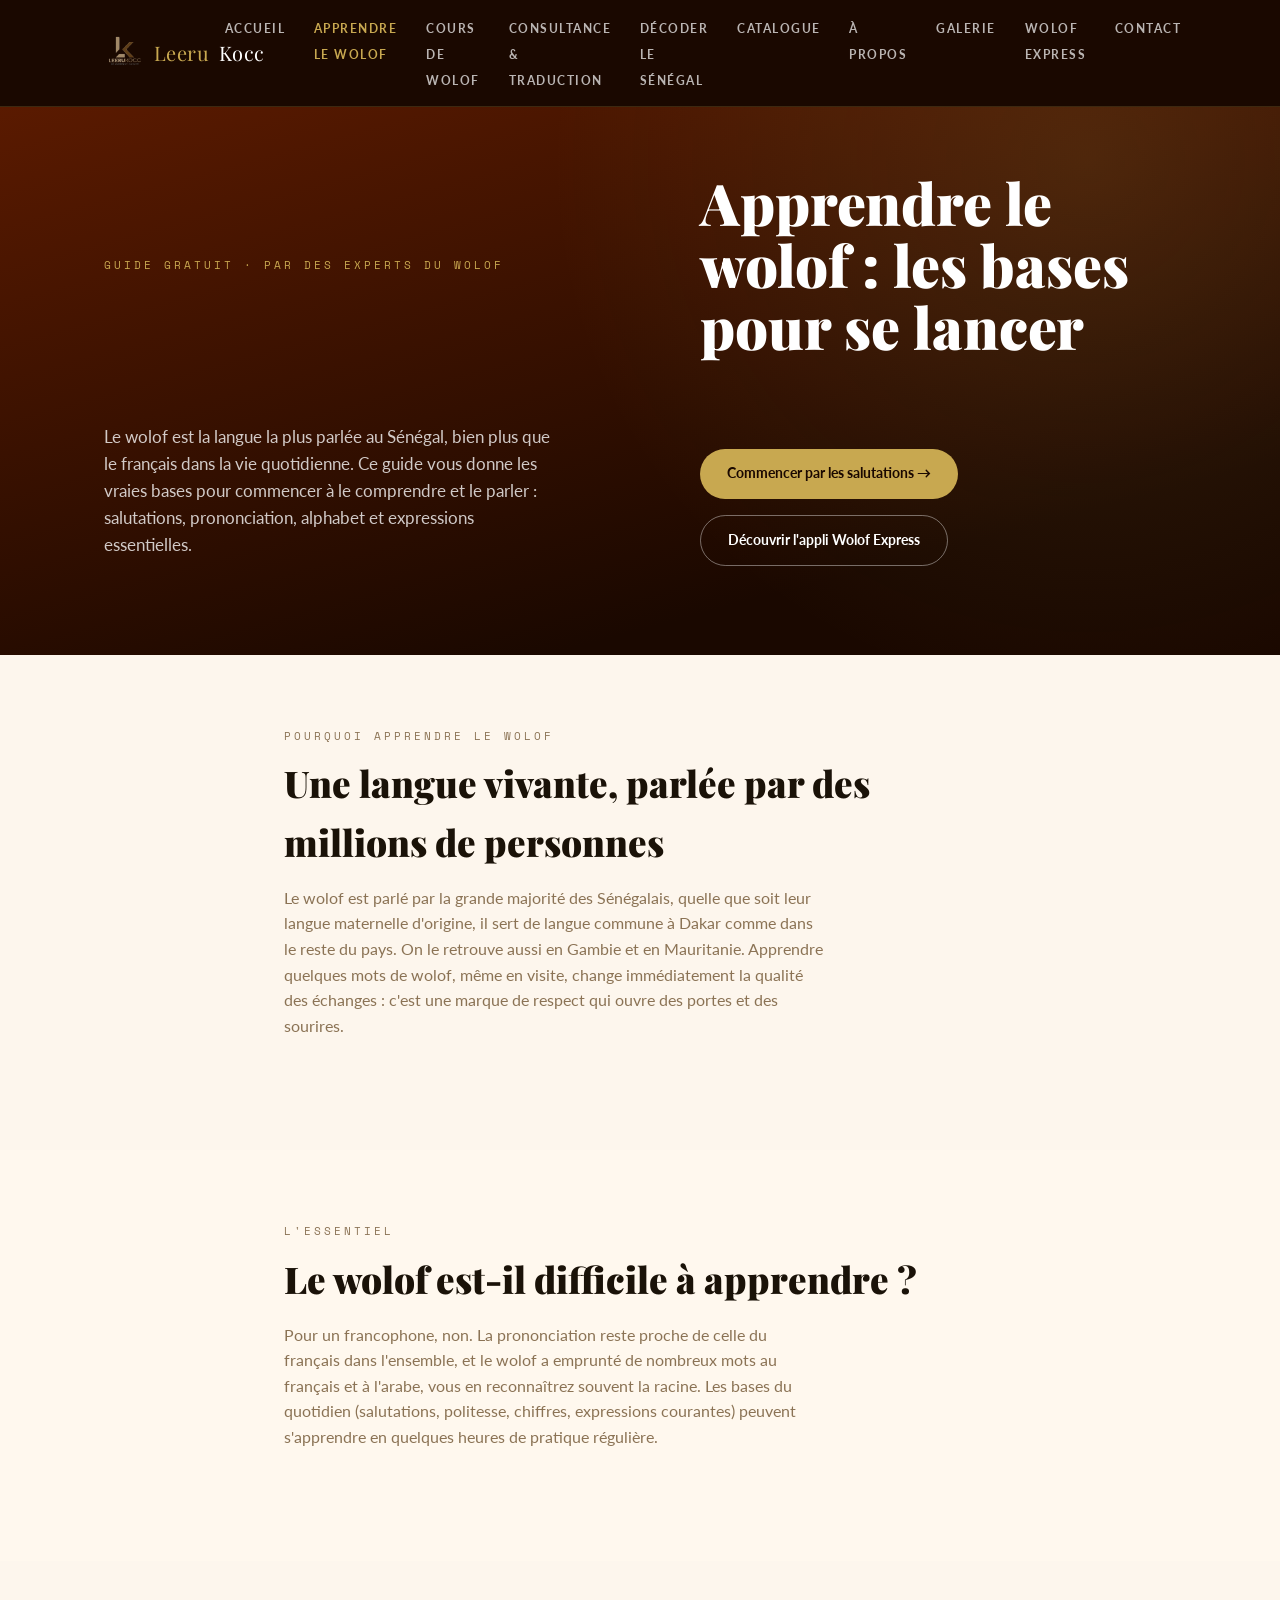
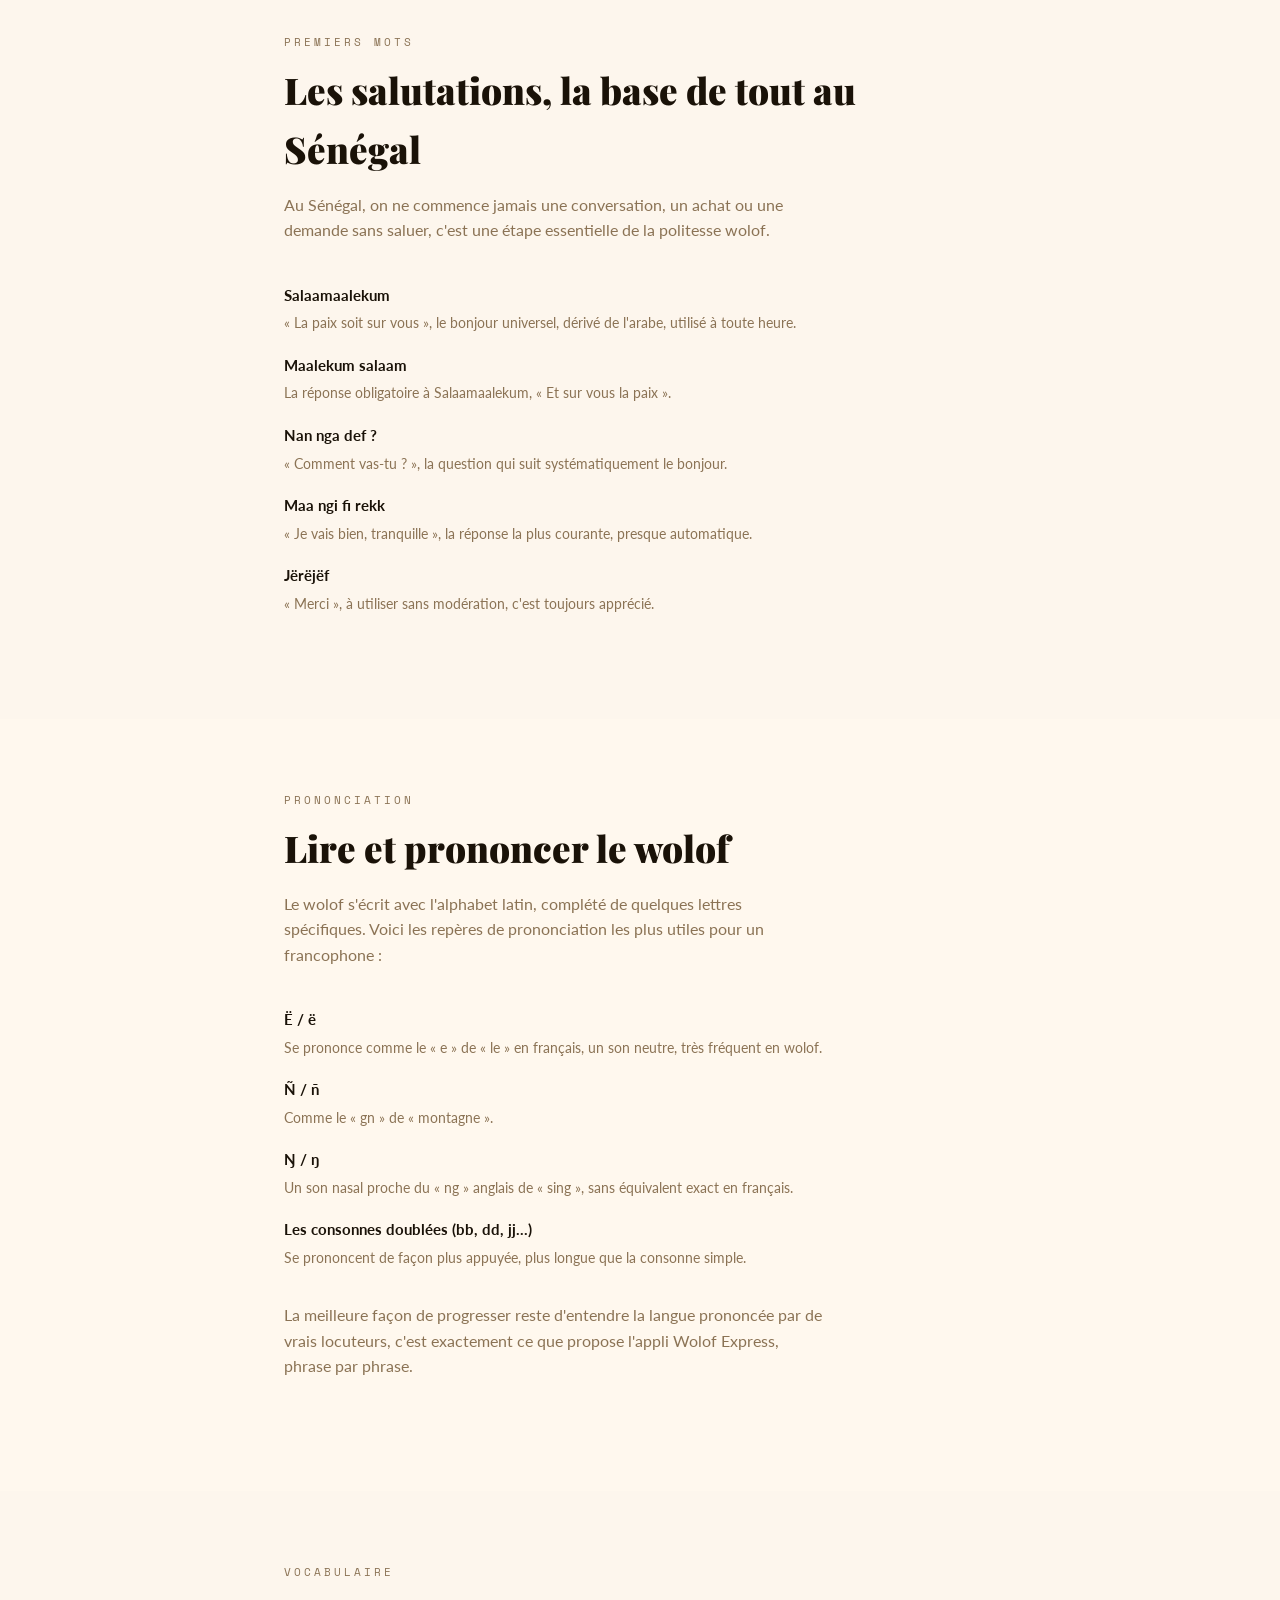
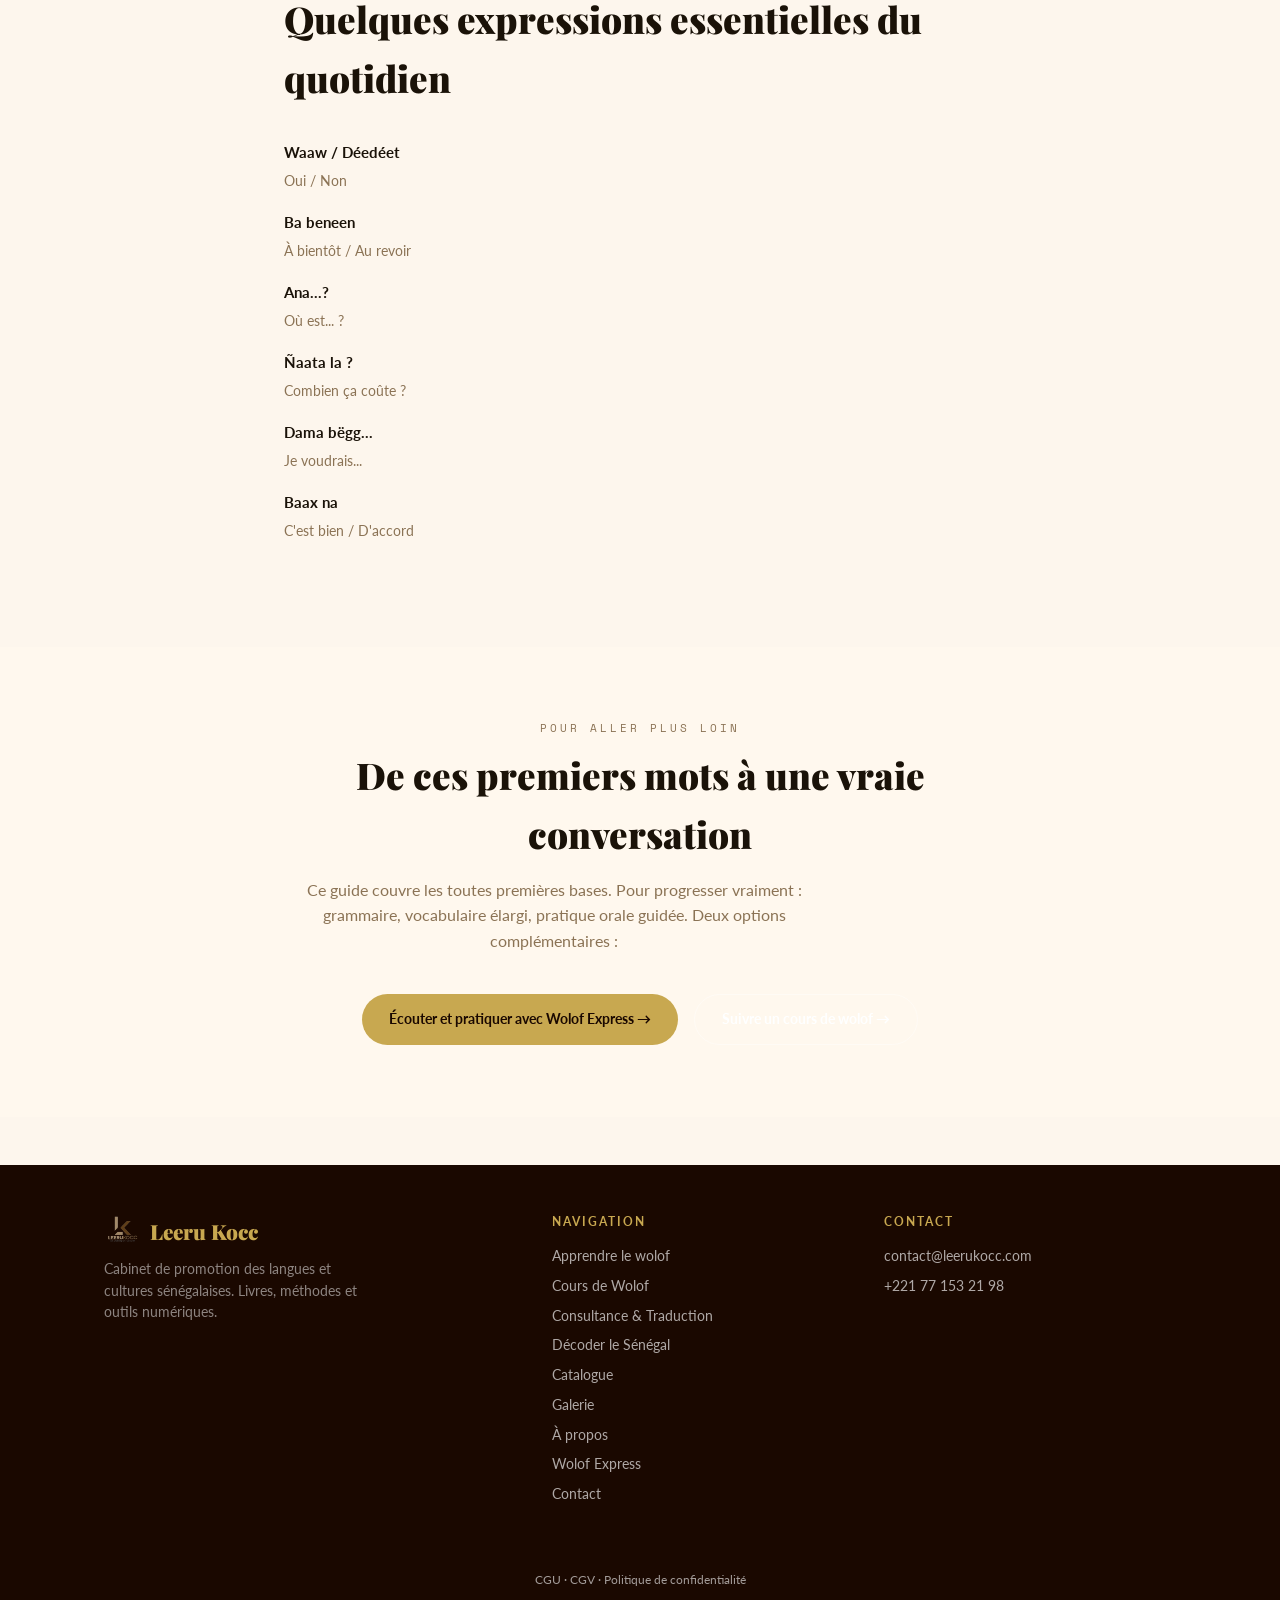
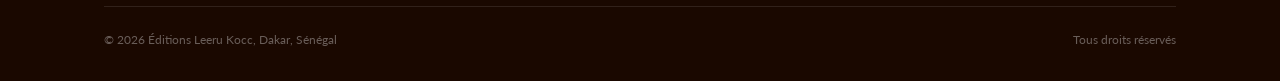
<file: apprendre-le-wolof.html>
<!DOCTYPE html>
<html lang="fr">
<head>
<meta charset="UTF-8">
<meta name="viewport" content="width=device-width, initial-scale=1.0">
<title>Apprendre le wolof : bases, salutations et prononciation | Leeru Kocc</title>
<meta name="description" content="Apprenez le wolof gratuitement : salutations, alphabet, prononciation et expressions essentielles du quotidien sénégalais, expliqués simplement par des experts en langue wolof.">
<link href="https://fonts.googleapis.com/css2?family=Playfair+Display:ital,wght@0,700;0,900;1,400&family=Lato:wght@400;700&family=Space+Mono:wght@400;700&display=swap" rel="stylesheet">
<link rel="stylesheet" href="assets/style.css">
<link rel="icon" type="image/x-icon" href="/favicon.ico">
<link rel="icon" type="image/png" sizes="32x32" href="/assets/img/favicon-32x32.png">
<link rel="icon" type="image/png" sizes="16x16" href="/assets/img/favicon-16x16.png">
<link rel="apple-touch-icon" sizes="180x180" href="/assets/img/apple-touch-icon.png">
<meta property="og:type" content="article">
<meta property="og:site_name" content="Leeru Kocc">
<meta property="og:title" content="Apprendre le wolof : bases, salutations et prononciation">
<meta property="og:description" content="Le guide gratuit pour faire ses premiers pas en wolof : salutations, alphabet, prononciation et expressions essentielles du quotidien sénégalais.">
<meta property="og:image" content="https://leerukocc.com/assets/img/og-image-wolof-express.jpg">
<meta property="og:image:width" content="1200">
<meta property="og:image:height" content="630">
<meta property="og:url" content="https://leerukocc.com/apprendre-le-wolof.html">
<meta name="twitter:card" content="summary_large_image">
<meta name="twitter:title" content="Apprendre le wolof : bases, salutations et prononciation">
<meta name="twitter:description" content="Le guide gratuit pour faire ses premiers pas en wolof : salutations, alphabet, prononciation et expressions essentielles du quotidien sénégalais.">
<meta name="twitter:image" content="https://leerukocc.com/assets/img/og-image-wolof-express.jpg">
<link rel="canonical" href="https://leerukocc.com/apprendre-le-wolof.html">
<script type="application/ld+json">
{
  "@context": "https://schema.org",
  "@type": "Article",
  "headline": "Apprendre le wolof : bases, salutations et prononciation",
  "description": "Guide gratuit pour faire ses premiers pas en wolof : alphabet, prononciation, salutations et expressions essentielles.",
  "image": "https://leerukocc.com/assets/img/og-image-wolof-express.jpg",
  "author": { "@type": "Organization", "name": "Leeru Kocc" },
  "publisher": {
    "@type": "Organization",
    "name": "Leeru Kocc",
    "logo": { "@type": "ImageObject", "url": "https://leerukocc.com/assets/img/logo-leeru-kocc.png" }
  },
  "mainEntityOfPage": "https://leerukocc.com/apprendre-le-wolof.html"
}
</script>
<script type="application/ld+json">
{
  "@context": "https://schema.org",
  "@type": "FAQPage",
  "mainEntity": [
    {
      "@type": "Question",
      "name": "Comment dit-on bonjour en wolof ?",
      "acceptedAnswer": { "@type": "Answer", "text": "On dit « Salaamaalekum », qui signifie littéralement « la paix soit sur vous ». On y répond par « Maalekum salaam »." }
    },
    {
      "@type": "Question",
      "name": "Le wolof est-il difficile à apprendre pour un francophone ?",
      "acceptedAnswer": { "@type": "Answer", "text": "Non : la prononciation est proche du français dans l'ensemble, et de nombreux mots empruntés au français ou à l'arabe facilitent les premiers pas. Les bases du quotidien (salutations, politesse, chiffres) s'apprennent en quelques heures." }
    },
    {
      "@type": "Question",
      "name": "Où parle-t-on wolof ?",
      "acceptedAnswer": { "@type": "Answer", "text": "Le wolof est la langue la plus parlée au Sénégal, où il sert de langue véhiculaire à la majorité de la population, y compris à Dakar. On le parle aussi en Gambie et en Mauritanie." }
    }
  ]
}
</script>
</head>
<body data-page="apprendreWolof">

<nav class="site-nav">
  <div class="wrap">
    <a href="index.html" class="brand"><img src="assets/img/logo-leeru-kocc.png" alt="Leeru Kocc"> <span style="color:var(--or);">Leeru</span><span style="color:#FFF;"> Kocc</span></a>
    <button class="nav-toggle" id="navToggle" aria-label="Menu">☰</button>
    <ul class="nav-links" id="navLinks">
      <li><a href="index.html">Accueil</a></li>
      <li><a href="apprendre-le-wolof.html" class="active">Apprendre le wolof</a></li>
      <li><a href="cours.html">Cours de Wolof</a></li>
      <li><a href="consultance.html">Consultance &amp; Traduction</a></li>
      <li><a href="decoder-le-senegal.html">Décoder le Sénégal</a></li>
      <li><a href="catalogue.html">Catalogue</a></li>
      <li><a href="a-propos.html">À propos</a></li>
      <li><a href="galerie.html">Galerie</a></li>
      <li><a href="wolof-express.html">Wolof Express</a></li>
      <li><a href="contact.html">Contact</a></li>
    </ul>
  </div>
</nav>

<header class="hero">
  <div class="wrap">
    <div class="hero-eyebrow">Guide gratuit · Par des experts du wolof</div>
    <h1>Apprendre le wolof : les bases pour se lancer</h1>
    <p>Le wolof est la langue la plus parlée au Sénégal, bien plus que le français dans la vie quotidienne. Ce guide vous donne les vraies bases pour commencer à le comprendre et le parler : salutations, prononciation, alphabet et expressions essentielles.</p>
    <div class="hero-actions">
      <a href="#salutations" class="btn btn-primary">Commencer par les salutations →</a>
      <a href="wolof-express.html" class="btn btn-outline">Découvrir l'appli Wolof Express</a>
    </div>
  </div>
</header>

<section>
  <div class="wrap" style="max-width:760px;">
    <div class="section-label">Pourquoi apprendre le wolof</div>
    <h2 class="section-title">Une langue vivante, parlée par des millions de personnes</h2>
    <p class="section-intro">Le wolof est parlé par la grande majorité des Sénégalais, quelle que soit leur langue maternelle d'origine, il sert de langue commune à Dakar comme dans le reste du pays. On le retrouve aussi en Gambie et en Mauritanie. Apprendre quelques mots de wolof, même en visite, change immédiatement la qualité des échanges : c'est une marque de respect qui ouvre des portes et des sourires.</p>
  </div>
</section>

<section style="background:#FFF8EE;">
  <div class="wrap" style="max-width:760px;">
    <div class="section-label">L'essentiel</div>
    <h2 class="section-title">Le wolof est-il difficile à apprendre ?</h2>
    <p class="section-intro">Pour un francophone, non. La prononciation reste proche de celle du français dans l'ensemble, et le wolof a emprunté de nombreux mots au français et à l'arabe, vous en reconnaîtrez souvent la racine. Les bases du quotidien (salutations, politesse, chiffres, expressions courantes) peuvent s'apprendre en quelques heures de pratique régulière.</p>
  </div>
</section>

<section id="salutations">
  <div class="wrap" style="max-width:760px;">
    <div class="section-label">Premiers mots</div>
    <h2 class="section-title">Les salutations, la base de tout au Sénégal</h2>
    <p class="section-intro">Au Sénégal, on ne commence jamais une conversation, un achat ou une demande sans saluer, c'est une étape essentielle de la politesse wolof.</p>
    <div class="steps">
      <div class="step">
        <div class="step-text"><strong>Salaamaalekum</strong><span>« La paix soit sur vous », le bonjour universel, dérivé de l'arabe, utilisé à toute heure.</span></div>
      </div>
      <div class="step">
        <div class="step-text"><strong>Maalekum salaam</strong><span>La réponse obligatoire à Salaamaalekum, « Et sur vous la paix ».</span></div>
      </div>
      <div class="step">
        <div class="step-text"><strong>Nan nga def ?</strong><span>« Comment vas-tu ? », la question qui suit systématiquement le bonjour.</span></div>
      </div>
      <div class="step">
        <div class="step-text"><strong>Maa ngi fi rekk</strong><span>« Je vais bien, tranquille », la réponse la plus courante, presque automatique.</span></div>
      </div>
      <div class="step">
        <div class="step-text"><strong>Jërëjëf</strong><span>« Merci », à utiliser sans modération, c'est toujours apprécié.</span></div>
      </div>
    </div>
  </div>
</section>

<section style="background:#FFF8EE;">
  <div class="wrap" style="max-width:760px;">
    <div class="section-label">Prononciation</div>
    <h2 class="section-title">Lire et prononcer le wolof</h2>
    <p class="section-intro">Le wolof s'écrit avec l'alphabet latin, complété de quelques lettres spécifiques. Voici les repères de prononciation les plus utiles pour un francophone :</p>
    <div class="steps">
      <div class="step">
        <div class="step-text"><strong>Ë / ë</strong><span>Se prononce comme le « e » de « le » en français, un son neutre, très fréquent en wolof.</span></div>
      </div>
      <div class="step">
        <div class="step-text"><strong>Ñ / ñ</strong><span>Comme le « gn » de « montagne ».</span></div>
      </div>
      <div class="step">
        <div class="step-text"><strong>Ŋ / ŋ</strong><span>Un son nasal proche du « ng » anglais de « sing », sans équivalent exact en français.</span></div>
      </div>
      <div class="step">
        <div class="step-text"><strong>Les consonnes doublées (bb, dd, jj…)</strong><span>Se prononcent de façon plus appuyée, plus longue que la consonne simple.</span></div>
      </div>
    </div>
    <p class="section-intro" style="margin-top:1.2rem;">La meilleure façon de progresser reste d'entendre la langue prononcée par de vrais locuteurs, c'est exactement ce que propose <a href="wolof-express.html">l'appli Wolof Express</a>, phrase par phrase.</p>
  </div>
</section>

<section>
  <div class="wrap" style="max-width:760px;">
    <div class="section-label">Vocabulaire</div>
    <h2 class="section-title">Quelques expressions essentielles du quotidien</h2>
    <div class="steps">
      <div class="step"><div class="step-text"><strong>Waaw / Déedéet</strong><span>Oui / Non</span></div></div>
      <div class="step"><div class="step-text"><strong>Ba beneen</strong><span>À bientôt / Au revoir</span></div></div>
      <div class="step"><div class="step-text"><strong>Ana...?</strong><span>Où est... ?</span></div></div>
      <div class="step"><div class="step-text"><strong>Ñaata la ?</strong><span>Combien ça coûte ?</span></div></div>
      <div class="step"><div class="step-text"><strong>Dama bëgg...</strong><span>Je voudrais...</span></div></div>
      <div class="step"><div class="step-text"><strong>Baax na</strong><span>C'est bien / D'accord</span></div></div>
    </div>
  </div>
</section>

<section style="background:#FFF8EE;">
  <div class="wrap" style="max-width:760px;text-align:center;">
    <div class="section-label">Pour aller plus loin</div>
    <h2 class="section-title">De ces premiers mots à une vraie conversation</h2>
    <p class="section-intro">Ce guide couvre les toutes premières bases. Pour progresser vraiment : grammaire, vocabulaire élargi, pratique orale guidée. Deux options complémentaires :</p>
    <div class="hero-actions" style="justify-content:center;">
      <a href="wolof-express.html" class="btn btn-primary">Écouter et pratiquer avec Wolof Express →</a>
      <a href="cours.html" class="btn btn-outline">Suivre un cours de wolof →</a>
    </div>
  </div>
</section>

<footer class="site-footer">
  <div class="wrap">
    <div class="footer-grid">
      <div>
        <div class="footer-brand" style="display:flex;align-items:center;gap:0.6rem;"><img src="assets/img/logo-leeru-kocc.png" alt="Leeru Kocc" style="height:36px;"> Leeru Kocc</div>
        <p class="footer-tagline">Cabinet de promotion des langues et cultures sénégalaises. Livres, méthodes et outils numériques.</p>
      </div>
      <div class="footer-col">
        <h4>Navigation</h4>
        <a href="apprendre-le-wolof.html">Apprendre le wolof</a>
        <a href="cours.html">Cours de Wolof</a>
        <a href="consultance.html">Consultance &amp; Traduction</a>
        <a href="decoder-le-senegal.html">Décoder le Sénégal</a>
        <a href="catalogue.html">Catalogue</a>
        <a href="galerie.html">Galerie</a>
        <a href="a-propos.html">À propos</a>
        <a href="wolof-express.html">Wolof Express</a>
        <a href="contact.html">Contact</a>
      </div>
      <div class="footer-col">
        <h4>Contact</h4>
        <p>contact@leerukocc.com</p>
        <p>+221 77 153 21 98</p>
      </div>
    </div>
    <div class="footer-legal" style="text-align:center;padding:1rem 0;font-size:0.78rem;">
      <a href="cgu.html">CGU</a> · <a href="cgv.html">CGV</a> · <a href="confidentialite.html">Politique de confidentialité</a>
    </div>
    <div class="footer-bottom">
      <span>© 2026 Éditions Leeru Kocc, Dakar, Sénégal</span>
      <span>Tous droits réservés</span>
    </div>
  </div>
</footer>

<script src="assets/script.js"></script>
</body>
</html>
</file>
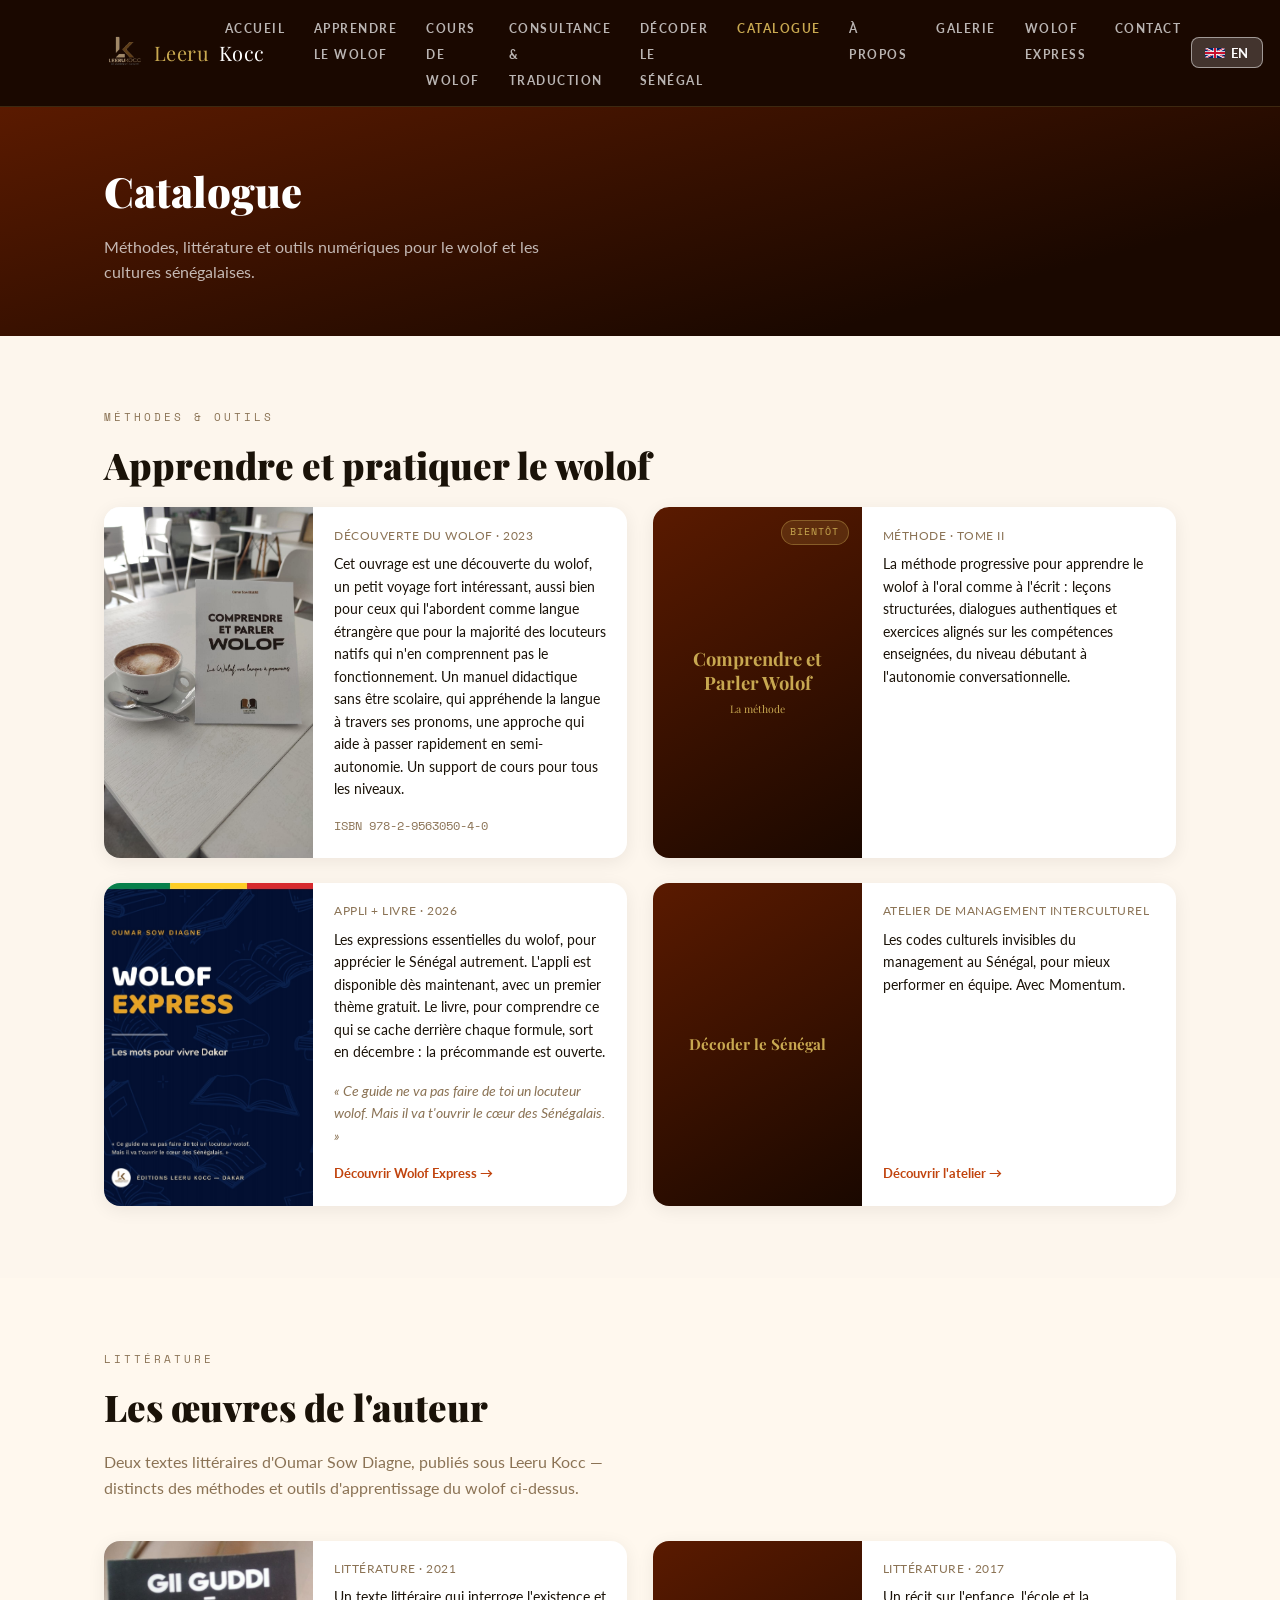
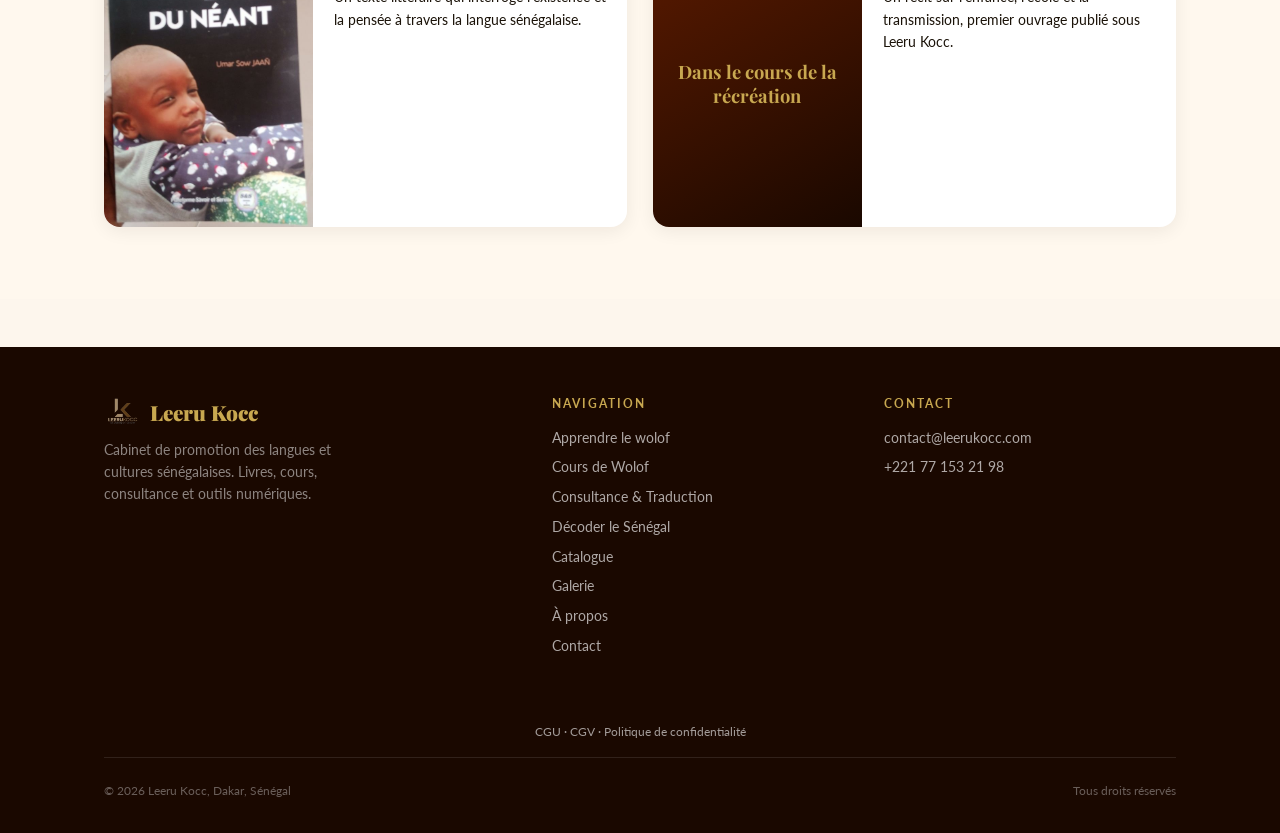
<file: catalogue.html>
<!DOCTYPE html>
<html lang="fr">
<head>
<meta charset="UTF-8">
<meta name="viewport" content="width=device-width, initial-scale=1.0">
<title>Catalogue : Leeru Kocc</title>
<link href="https://fonts.googleapis.com/css2?family=Playfair+Display:ital,wght@0,700;0,900;1,400&family=Lato:wght@400;700&family=Space+Mono:wght@400;700&display=swap" rel="stylesheet">
<link rel="stylesheet" href="assets/style.css">
<link rel="icon" type="image/x-icon" href="/favicon.ico">
<link rel="icon" type="image/png" sizes="32x32" href="/assets/img/favicon-32x32.png">
<link rel="icon" type="image/png" sizes="16x16" href="/assets/img/favicon-16x16.png">
<link rel="apple-touch-icon" sizes="180x180" href="/assets/img/apple-touch-icon.png">
<meta property="og:type" content="website">
<meta property="og:site_name" content="Leeru Kocc">
<meta property="og:title" content="Catalogue : Leeru Kocc">
<meta property="og:description" content="Découvrez les ouvrages publiés par Leeru Kocc : méthodes de wolof, littérature et guides culturels.">
<meta property="og:image" content="https://leerukocc.com/assets/img/og-image-site.jpg">
<meta property="og:image:width" content="1200">
<meta property="og:image:height" content="630">
<meta property="og:url" content="https://leerukocc.com/catalogue.html">
<meta name="twitter:card" content="summary_large_image">
<meta name="twitter:title" content="Catalogue : Leeru Kocc">
<meta name="twitter:description" content="Découvrez les ouvrages publiés par Leeru Kocc : méthodes de wolof, littérature et guides culturels.">
<meta name="twitter:image" content="https://leerukocc.com/assets/img/og-image-site.jpg">
<link rel="canonical" href="https://leerukocc.com/catalogue.html">
<script type="application/ld+json">
{
  "@context": "https://schema.org",
  "@type": "ItemList",
  "name": "Catalogue Leeru Kocc",
  "itemListElement": [
    {
      "@type": "Book",
      "position": 1,
      "name": "Comprendre et Parler Wolof",
      "isbn": "978-2-9563050-4-0",
      "datePublished": "2023"
    },
    {
      "@type": "Book",
      "position": 2,
      "name": "Wolof Express",
      "datePublished": "2026",
      "url": "https://leerukocc.com/wolof-express.html"
    },
    {
      "@type": "Book",
      "position": 3,
      "name": "Gii Guddi : Du Néant",
      "datePublished": "2021"
    },
    {
      "@type": "Book",
      "position": 4,
      "name": "Dans le cours de la récréation",
      "datePublished": "2017"
    }
  ]
}
</script>
</head>
<body data-page="catalogue">

<nav class="site-nav">
  <div class="wrap">
    <a href="index.html" class="brand"><img src="assets/img/logo-leeru-kocc.png" alt="Leeru Kocc"> <span style="color:var(--or);">Leeru</span><span style="color:#FFF;"> Kocc</span></a>
    <button class="nav-toggle" id="navToggle" aria-label="Menu">☰</button>
    <ul class="nav-links" id="navLinks">
      <li><a href="index.html" data-i18n="nav_accueil">Accueil</a></li>
      <li><a href="apprendre-le-wolof.html" data-i18n="nav_apprendreWolof">Apprendre le wolof</a></li>
      <li><a href="cours.html" data-i18n="nav_cours">Cours de Wolof</a></li>
      <li><a href="consultance.html" data-i18n="nav_consultance">Consultance &amp; Traduction</a></li>
      <li><a href="decoder-le-senegal.html" data-i18n="nav_decoder">Décoder le Sénégal</a></li>
      <li><a href="catalogue.html" class="active" data-i18n="nav_catalogue">Catalogue</a></li>
      <li><a href="a-propos.html" data-i18n="nav_apropos">À propos</a></li>
      <li><a href="galerie.html" data-i18n="nav_galerie">Galerie</a></li>
      <li><a href="wolof-express.html" data-i18n="nav_wolofExpress">Wolof Express</a></li>
      <li><a href="contact.html" data-i18n="nav_contact">Contact</a></li>
    </ul>
  </div>
</nav>

<header class="page-hero">
  <div class="wrap">
    <h1 data-i18n="cat_h1">Catalogue</h1>
    <p data-i18n="cat_heroP">Méthodes, littérature et outils numériques pour le wolof et les cultures sénégalaises.</p>
  </div>
</header>

<section>
  <div class="wrap">
    <div class="section-label">Méthodes &amp; outils</div>
    <h2 class="section-title">Apprendre et pratiquer le wolof</h2>
    <div class="grid grid-2">

      <div class="card book-card" style="flex-direction:row;align-items:stretch;">
        <div class="book-cover" style="width:40%;aspect-ratio:auto;padding:0;overflow:hidden;">
          <img src="assets/img/livre-comprendre-parler-wolof.jpg" alt="Comprendre et Parler Wolof" style="width:100%;height:100%;object-fit:cover;">
        </div>
        <div class="book-body">
          <div class="book-meta" data-i18n="cat_b1Meta">Découverte du wolof · 2023</div>
          <p class="book-desc" data-i18n="cat_b1P">Cet ouvrage est une découverte du wolof, un petit voyage fort intéressant, aussi bien pour ceux qui l'abordent comme langue étrangère que pour la majorité des locuteurs natifs qui n'en comprennent pas le fonctionnement. Un manuel didactique sans être scolaire, qui appréhende la langue à travers ses pronoms, une approche qui aide à passer rapidement en semi-autonomie. Un support de cours pour tous les niveaux.</p>
          <p style="font-family:'Space Mono',monospace;font-size:0.72rem;color:var(--brun-clair);">ISBN 978-2-9563050-4-0</p>
        </div>
      </div>

      <div class="card book-card" style="flex-direction:row;align-items:stretch;">
        <div class="book-cover" style="width:40%;aspect-ratio:auto;">
          <span class="btag" data-i18n="cat_b2Tag">Bientôt</span>
          <h3 data-i18n="cat_b2Title">Comprendre et Parler Wolof<br><span style="font-size:0.65rem;font-weight:400;">La méthode</span></h3>
        </div>
        <div class="book-body">
          <div class="book-meta" data-i18n="cat_b2Meta">Méthode · Tome II</div>
          <p class="book-desc" data-i18n="cat_b2P">La méthode progressive pour apprendre le wolof à l'oral comme à l'écrit : leçons structurées, dialogues authentiques et exercices alignés sur les compétences enseignées, du niveau débutant à l'autonomie conversationnelle.</p>
        </div>
      </div>

      <div class="card book-card" style="flex-direction:row;align-items:stretch;">
        <div class="book-cover" style="width:40%;aspect-ratio:auto;padding:0;overflow:hidden;">
          <img src="assets/img/livre-wolof-express.jpg" alt="Wolof Express, les mots pour vivre à Dakar" style="width:100%;height:100%;object-fit:cover;">
        </div>
        <div class="book-body">
          <div class="book-meta" data-i18n="cat_b3Meta">Appli + livre · 2026</div>
          <p class="book-desc" data-i18n="cat_b3P1">Les expressions essentielles du wolof, pour apprécier le Sénégal autrement. L'appli est disponible dès maintenant, avec un premier thème gratuit. Le livre, pour comprendre ce qui se cache derrière chaque formule, sort en décembre : la précommande est ouverte.</p>
          <p class="book-desc" style="font-style:italic;color:var(--brun-clair);" data-i18n="cat_b3P2">« Ce guide ne va pas faire de toi un locuteur wolof. Mais il va t'ouvrir le cœur des Sénégalais. »</p>
          <a href="wolof-express.html" class="book-link" data-i18n="cat_b3Link">Découvrir Wolof Express →</a>
        </div>
      </div>

      <div class="card book-card" style="flex-direction:row;align-items:stretch;">
        <div class="book-cover" style="width:40%;aspect-ratio:auto;">
          <h3 style="font-size:0.95rem;">D&eacute;coder le S&eacute;n&eacute;gal</h3>
        </div>
        <div class="book-body">
          <div class="book-meta">Atelier de management interculturel</div>
          <p class="book-desc">Les codes culturels invisibles du management au S&eacute;n&eacute;gal, pour mieux performer en &eacute;quipe. Avec Momentum.</p>
          <a href="decoder-le-senegal.html" class="book-link">D&eacute;couvrir l'atelier →</a>
        </div>
      </div>

    </div>
  </div>
</section>

<section style="background:#FFF8EE;">
  <div class="wrap">
    <div class="section-label">Littérature</div>
    <h2 class="section-title">Les œuvres de l'auteur</h2>
    <p class="section-intro">Deux textes litt&eacute;raires d'Oumar Sow Diagne, publi&eacute;s sous Leeru Kocc &mdash; distincts des m&eacute;thodes et outils d'apprentissage du wolof ci-dessus.</p>
    <div class="grid grid-2">

      <div class="card book-card" style="flex-direction:row;align-items:stretch;">
        <div class="book-cover" style="width:40%;aspect-ratio:auto;padding:0;overflow:hidden;">
          <img src="assets/img/livre-gii-guddi.jpg" alt="Gii Guddi : Du Néant" style="width:100%;height:100%;object-fit:cover;">
        </div>
        <div class="book-body">
          <div class="book-meta" data-i18n="cat_b4Meta">Littérature · 2021</div>
          <p class="book-desc" data-i18n="cat_b4P">Un texte littéraire qui interroge l'existence et la pensée à travers la langue sénégalaise.</p>
        </div>
      </div>

      <div class="card book-card" style="flex-direction:row;align-items:stretch;">
        <div class="book-cover" style="width:40%;aspect-ratio:auto;">
          <h3>Dans le cours de la récréation</h3>
        </div>
        <div class="book-body">
          <div class="book-meta" data-i18n="cat_b5Meta">Littérature · 2017</div>
          <p class="book-desc" data-i18n="cat_b5P">Un récit sur l'enfance, l'école et la transmission, premier ouvrage publié sous Leeru Kocc.</p>
        </div>
      </div>

    </div>
  </div>
</section>

<footer class="site-footer">
  <div class="wrap">
    <div class="footer-grid">
      <div>
        <div class="footer-brand" style="display:flex;align-items:center;gap:0.6rem;"><img src="assets/img/logo-leeru-kocc.png" alt="Leeru Kocc" style="height:36px;"> Leeru Kocc</div>
        <p class="footer-tagline" data-i18n="footer_tagline_b">Cabinet de promotion des langues et cultures sénégalaises. Livres, cours, consultance et outils numériques.</p>
      </div>
      <div class="footer-col">
        <h4 data-i18n="footer_navTitle">Navigation</h4>
                <a href="apprendre-le-wolof.html" data-i18n="nav_apprendreWolof">Apprendre le wolof</a>
<a href="cours.html" data-i18n="nav_cours">Cours de Wolof</a>
        <a href="consultance.html" data-i18n="nav_consultance">Consultance &amp; Traduction</a>
        <a href="decoder-le-senegal.html" data-i18n="nav_decoder">Décoder le Sénégal</a>
        <a href="catalogue.html" data-i18n="nav_catalogue">Catalogue</a>
        <a href="galerie.html" data-i18n="nav_galerie">Galerie</a>
        <a href="a-propos.html" data-i18n="nav_apropos">À propos</a>
        <a href="contact.html" data-i18n="nav_contact">Contact</a>
      </div>
      <div class="footer-col">
        <h4 data-i18n="footer_contactTitle">Contact</h4>
        <p>contact@leerukocc.com</p>
        <p>+221 77 153 21 98</p>
      </div>
    </div>
    <div class="footer-legal" style="text-align:center;padding:1rem 0;font-size:0.78rem;">
      <a href="cgu.html">CGU</a> · <a href="cgv.html">CGV</a> · <a href="confidentialite.html">Politique de confidentialité</a>
    </div>
    <div class="footer-bottom">
      <span>© 2026 Leeru Kocc, Dakar, Sénégal</span>
      <span data-i18n="footer_rights">Tous droits réservés</span>
    </div>
  </div>
</footer>

<script src="assets/script.js"></script>
<script src="assets/i18n.js"></script>
</body>
</html>
</file>
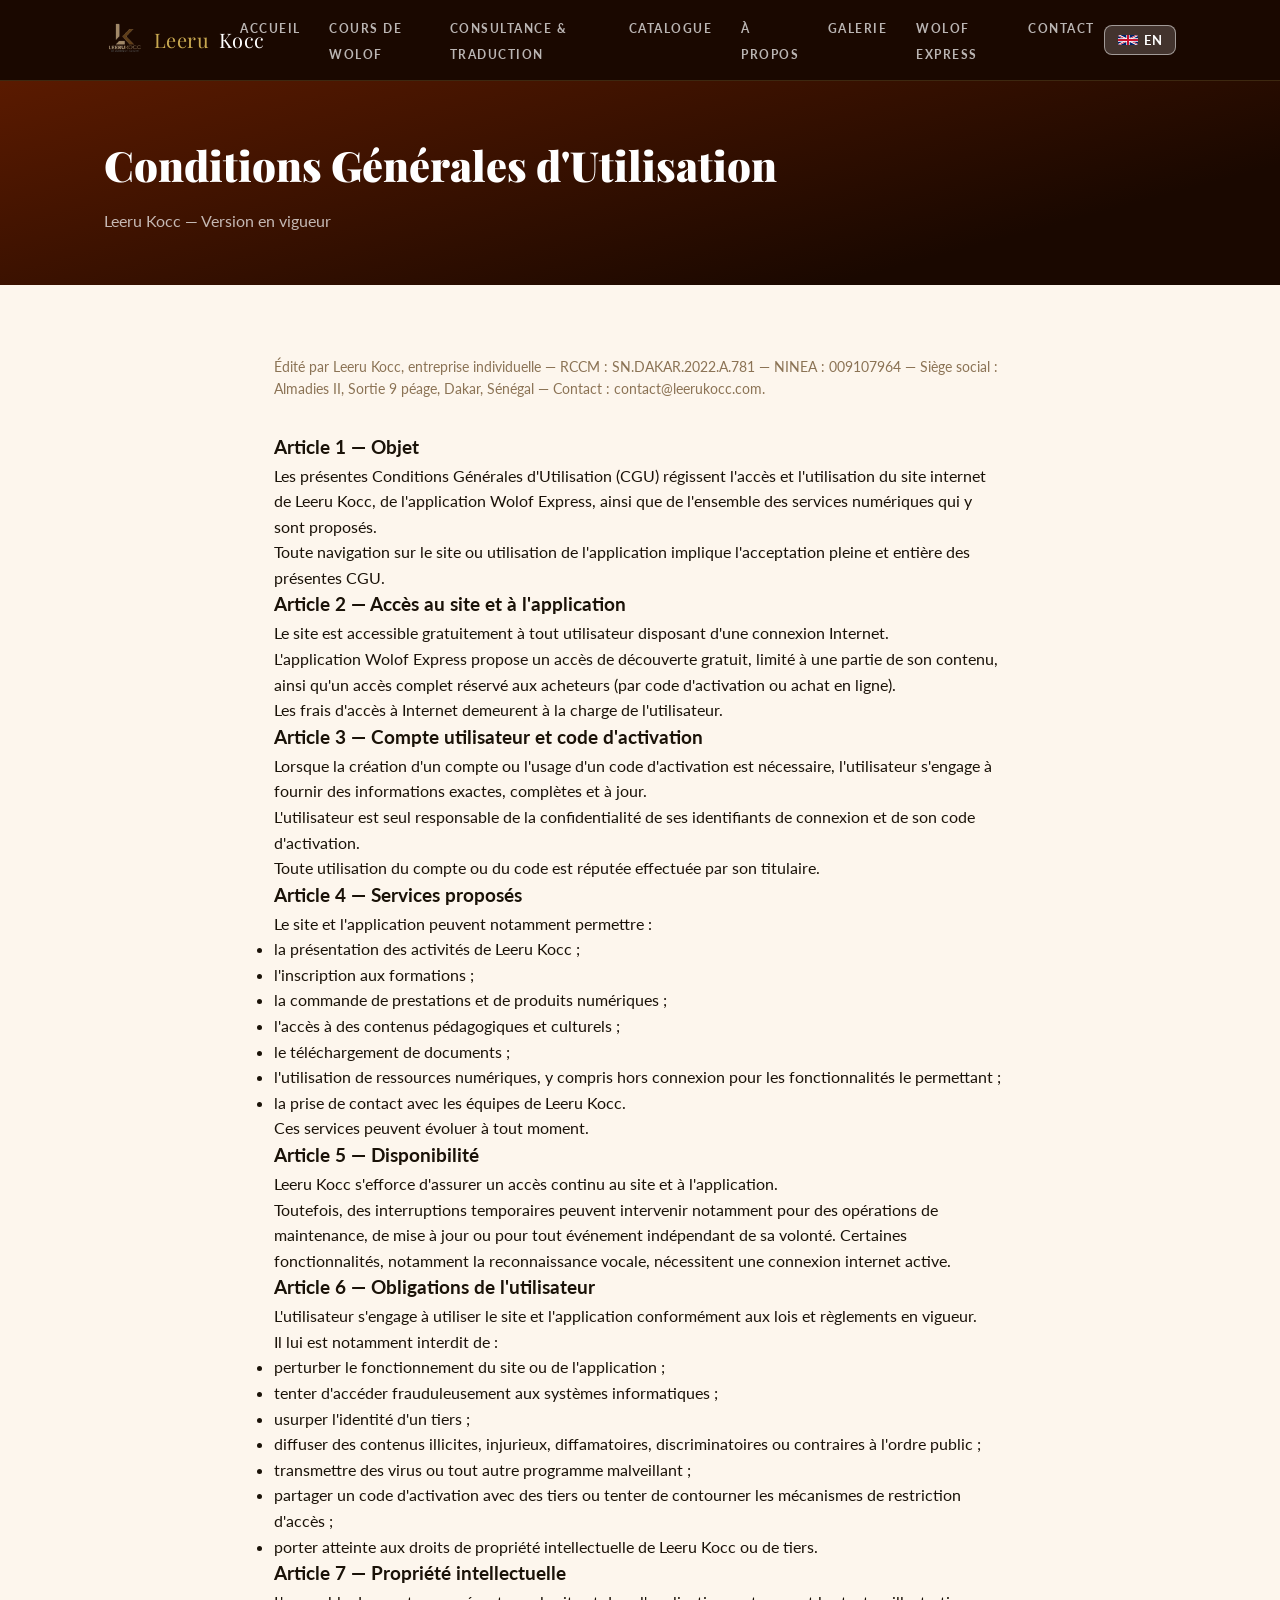
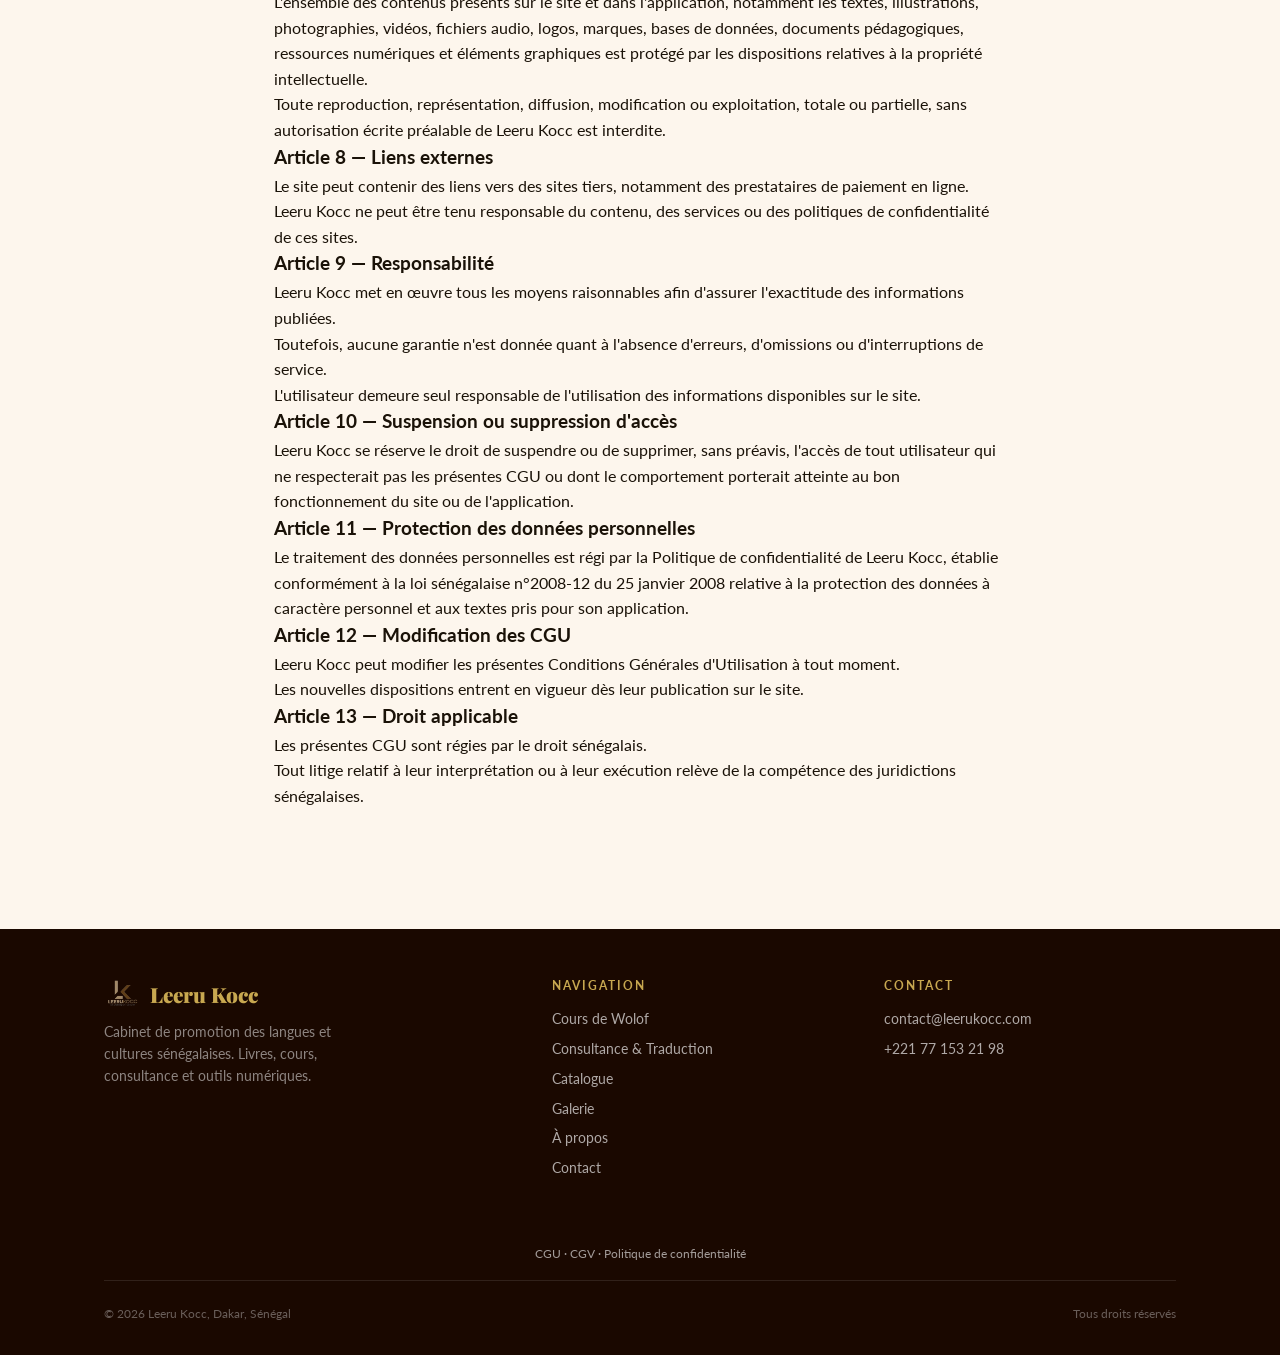
<file: cgu.html>
<!DOCTYPE html>
<html lang="fr">
<head>
<meta charset="UTF-8">
<meta name="viewport" content="width=device-width, initial-scale=1.0">
<title>Conditions Générales d'Utilisation : Leeru Kocc</title>
<meta name="description" content="Conditions Générales d'Utilisation du site Leeru Kocc et de l'application Wolof Express.">
<link href="https://fonts.googleapis.com/css2?family=Playfair+Display:ital,wght@0,700;0,900;1,400&family=Lato:wght@400;700&family=Space+Mono:wght@400;700&display=swap" rel="stylesheet">
<link rel="stylesheet" href="assets/style.css">
<link rel="icon" type="image/x-icon" href="/favicon.ico">
<meta name="robots" content="noindex, follow">
</head>
<body data-page="cgu">

<nav class="site-nav">
  <div class="wrap">
    <a href="index.html" class="brand"><img src="assets/img/logo-leeru-kocc.png" alt="Leeru Kocc"> <span style="color:var(--or);">Leeru</span><span style="color:#FFF;"> Kocc</span></a>
    <button class="nav-toggle" id="navToggle" aria-label="Menu">☰</button>
    <ul class="nav-links" id="navLinks">
      <li><a href="index.html" data-i18n="nav_accueil">Accueil</a></li>
      <li><a href="cours.html" data-i18n="nav_cours">Cours de Wolof</a></li>
      <li><a href="consultance.html" data-i18n="nav_consultance">Consultance &amp; Traduction</a></li>
      <li><a href="catalogue.html" data-i18n="nav_catalogue">Catalogue</a></li>
      <li><a href="a-propos.html" data-i18n="nav_apropos">À propos</a></li>
      <li><a href="galerie.html" data-i18n="nav_galerie">Galerie</a></li>
      <li><a href="wolof-express.html" data-i18n="nav_wolofExpress">Wolof Express</a></li>
      <li><a href="contact.html" data-i18n="nav_contact">Contact</a></li>
    </ul>
  </div>
</nav>

<header class="page-hero">
  <div class="wrap">
    <h1>Conditions Générales d'Utilisation</h1>
    <p>Leeru Kocc — Version en vigueur</p>
  </div>
</header>

<section>
  <div class="wrap" style="max-width:780px;">
    <p style="font-size:0.85rem;color:var(--brun-clair);margin-bottom:2rem;">Édité par Leeru Kocc, entreprise individuelle — RCCM : SN.DAKAR.2022.A.781 — NINEA : 009107964 — Siège social : Almadies II, Sortie 9 péage, Dakar, Sénégal — Contact : <a href="mailto:contact@leerukocc.com">contact@leerukocc.com</a>.</p>

    <h3>Article 1 — Objet</h3>
    <p>Les présentes Conditions Générales d'Utilisation (CGU) régissent l'accès et l'utilisation du site internet de Leeru Kocc, de l'application Wolof Express, ainsi que de l'ensemble des services numériques qui y sont proposés.</p>
    <p>Toute navigation sur le site ou utilisation de l'application implique l'acceptation pleine et entière des présentes CGU.</p>

    <h3>Article 2 — Accès au site et à l'application</h3>
    <p>Le site est accessible gratuitement à tout utilisateur disposant d'une connexion Internet.</p>
    <p>L'application Wolof Express propose un accès de découverte gratuit, limité à une partie de son contenu, ainsi qu'un accès complet réservé aux acheteurs (par code d'activation ou achat en ligne).</p>
    <p>Les frais d'accès à Internet demeurent à la charge de l'utilisateur.</p>

    <h3>Article 3 — Compte utilisateur et code d'activation</h3>
    <p>Lorsque la création d'un compte ou l'usage d'un code d'activation est nécessaire, l'utilisateur s'engage à fournir des informations exactes, complètes et à jour.</p>
    <p>L'utilisateur est seul responsable de la confidentialité de ses identifiants de connexion et de son code d'activation.</p>
    <p>Toute utilisation du compte ou du code est réputée effectuée par son titulaire.</p>

    <h3>Article 4 — Services proposés</h3>
    <p>Le site et l'application peuvent notamment permettre :</p>
    <ul>
      <li>la présentation des activités de Leeru Kocc ;</li>
      <li>l'inscription aux formations ;</li>
      <li>la commande de prestations et de produits numériques ;</li>
      <li>l'accès à des contenus pédagogiques et culturels ;</li>
      <li>le téléchargement de documents ;</li>
      <li>l'utilisation de ressources numériques, y compris hors connexion pour les fonctionnalités le permettant ;</li>
      <li>la prise de contact avec les équipes de Leeru Kocc.</li>
    </ul>
    <p>Ces services peuvent évoluer à tout moment.</p>

    <h3>Article 5 — Disponibilité</h3>
    <p>Leeru Kocc s'efforce d'assurer un accès continu au site et à l'application.</p>
    <p>Toutefois, des interruptions temporaires peuvent intervenir notamment pour des opérations de maintenance, de mise à jour ou pour tout événement indépendant de sa volonté. Certaines fonctionnalités, notamment la reconnaissance vocale, nécessitent une connexion internet active.</p>

    <h3>Article 6 — Obligations de l'utilisateur</h3>
    <p>L'utilisateur s'engage à utiliser le site et l'application conformément aux lois et règlements en vigueur.</p>
    <p>Il lui est notamment interdit de :</p>
    <ul>
      <li>perturber le fonctionnement du site ou de l'application ;</li>
      <li>tenter d'accéder frauduleusement aux systèmes informatiques ;</li>
      <li>usurper l'identité d'un tiers ;</li>
      <li>diffuser des contenus illicites, injurieux, diffamatoires, discriminatoires ou contraires à l'ordre public ;</li>
      <li>transmettre des virus ou tout autre programme malveillant ;</li>
      <li>partager un code d'activation avec des tiers ou tenter de contourner les mécanismes de restriction d'accès ;</li>
      <li>porter atteinte aux droits de propriété intellectuelle de Leeru Kocc ou de tiers.</li>
    </ul>

    <h3>Article 7 — Propriété intellectuelle</h3>
    <p>L'ensemble des contenus présents sur le site et dans l'application, notamment les textes, illustrations, photographies, vidéos, fichiers audio, logos, marques, bases de données, documents pédagogiques, ressources numériques et éléments graphiques est protégé par les dispositions relatives à la propriété intellectuelle.</p>
    <p>Toute reproduction, représentation, diffusion, modification ou exploitation, totale ou partielle, sans autorisation écrite préalable de Leeru Kocc est interdite.</p>

    <h3>Article 8 — Liens externes</h3>
    <p>Le site peut contenir des liens vers des sites tiers, notamment des prestataires de paiement en ligne.</p>
    <p>Leeru Kocc ne peut être tenu responsable du contenu, des services ou des politiques de confidentialité de ces sites.</p>

    <h3>Article 9 — Responsabilité</h3>
    <p>Leeru Kocc met en œuvre tous les moyens raisonnables afin d'assurer l'exactitude des informations publiées.</p>
    <p>Toutefois, aucune garantie n'est donnée quant à l'absence d'erreurs, d'omissions ou d'interruptions de service.</p>
    <p>L'utilisateur demeure seul responsable de l'utilisation des informations disponibles sur le site.</p>

    <h3>Article 10 — Suspension ou suppression d'accès</h3>
    <p>Leeru Kocc se réserve le droit de suspendre ou de supprimer, sans préavis, l'accès de tout utilisateur qui ne respecterait pas les présentes CGU ou dont le comportement porterait atteinte au bon fonctionnement du site ou de l'application.</p>

    <h3>Article 11 — Protection des données personnelles</h3>
    <p>Le traitement des données personnelles est régi par la <a href="confidentialite.html">Politique de confidentialité</a> de Leeru Kocc, établie conformément à la loi sénégalaise n°2008-12 du 25 janvier 2008 relative à la protection des données à caractère personnel et aux textes pris pour son application.</p>

    <h3>Article 12 — Modification des CGU</h3>
    <p>Leeru Kocc peut modifier les présentes Conditions Générales d'Utilisation à tout moment.</p>
    <p>Les nouvelles dispositions entrent en vigueur dès leur publication sur le site.</p>

    <h3>Article 13 — Droit applicable</h3>
    <p>Les présentes CGU sont régies par le droit sénégalais.</p>
    <p>Tout litige relatif à leur interprétation ou à leur exécution relève de la compétence des juridictions sénégalaises.</p>
  </div>
</section>

<footer class="site-footer">
  <div class="wrap">
    <div class="footer-grid">
      <div>
        <div class="footer-brand" style="display:flex;align-items:center;gap:0.6rem;"><img src="assets/img/logo-leeru-kocc.png" alt="Leeru Kocc" style="height:36px;"> Leeru Kocc</div>
        <p class="footer-tagline" data-i18n="footer_tagline_b">Cabinet de promotion des langues et cultures sénégalaises. Livres, cours, consultance et outils numériques.</p>
      </div>
      <div class="footer-col">
        <h4 data-i18n="footer_navTitle">Navigation</h4>
        <a href="cours.html" data-i18n="nav_cours">Cours de Wolof</a>
        <a href="consultance.html" data-i18n="nav_consultance">Consultance &amp; Traduction</a>
        <a href="catalogue.html" data-i18n="nav_catalogue">Catalogue</a>
        <a href="galerie.html" data-i18n="nav_galerie">Galerie</a>
        <a href="a-propos.html" data-i18n="nav_apropos">À propos</a>
        <a href="contact.html" data-i18n="nav_contact">Contact</a>
      </div>
      <div class="footer-col">
        <h4 data-i18n="footer_contactTitle">Contact</h4>
        <p>contact@leerukocc.com</p>
        <p>+221 77 153 21 98</p>
      </div>
    </div>
    <div class="footer-legal" style="text-align:center;padding:1rem 0;font-size:0.78rem;">
      <a href="cgu.html">CGU</a> · <a href="cgv.html">CGV</a> · <a href="confidentialite.html">Politique de confidentialité</a>
    </div>
    <div class="footer-bottom">
      <span>© 2026 Leeru Kocc, Dakar, Sénégal</span>
      <span data-i18n="footer_rights">Tous droits réservés</span>
    </div>
  </div>
</footer>

<script src="assets/script.js"></script>
<script src="assets/i18n.js"></script>
</body>
</html>
</file>
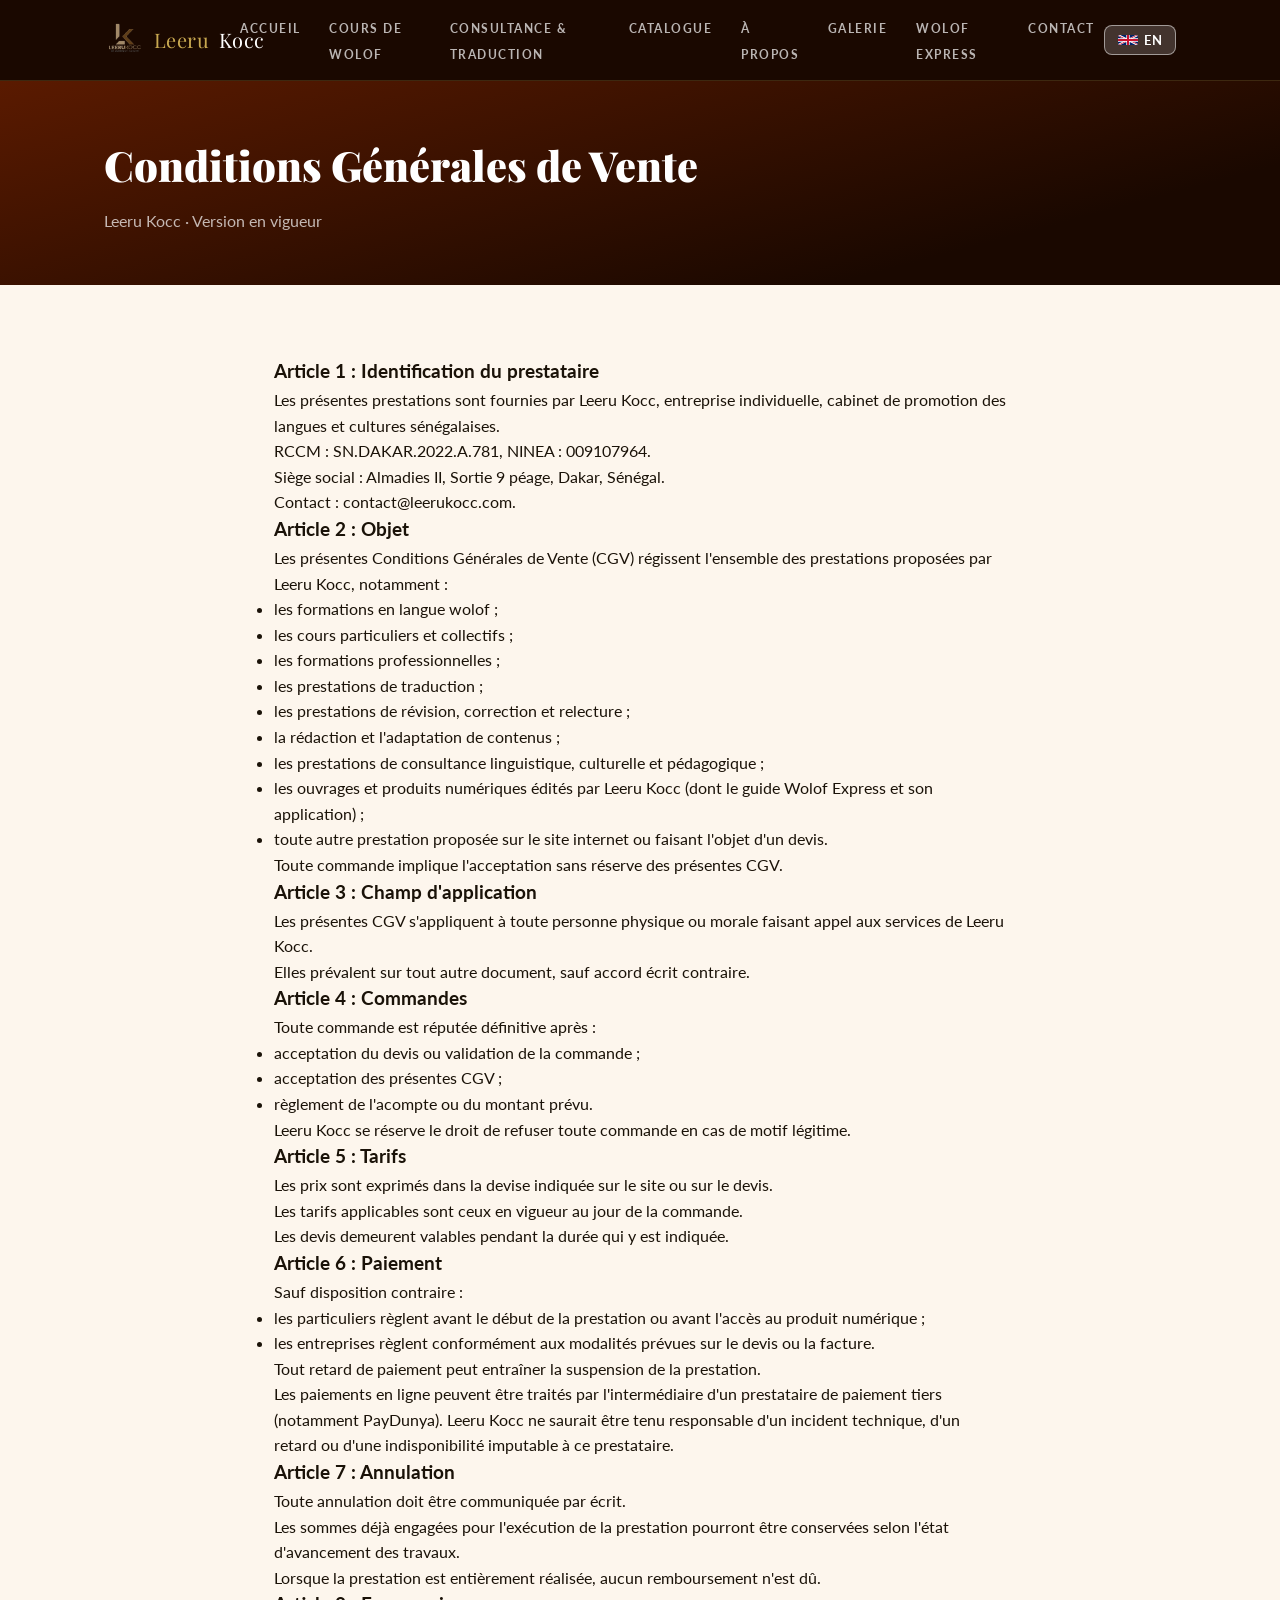
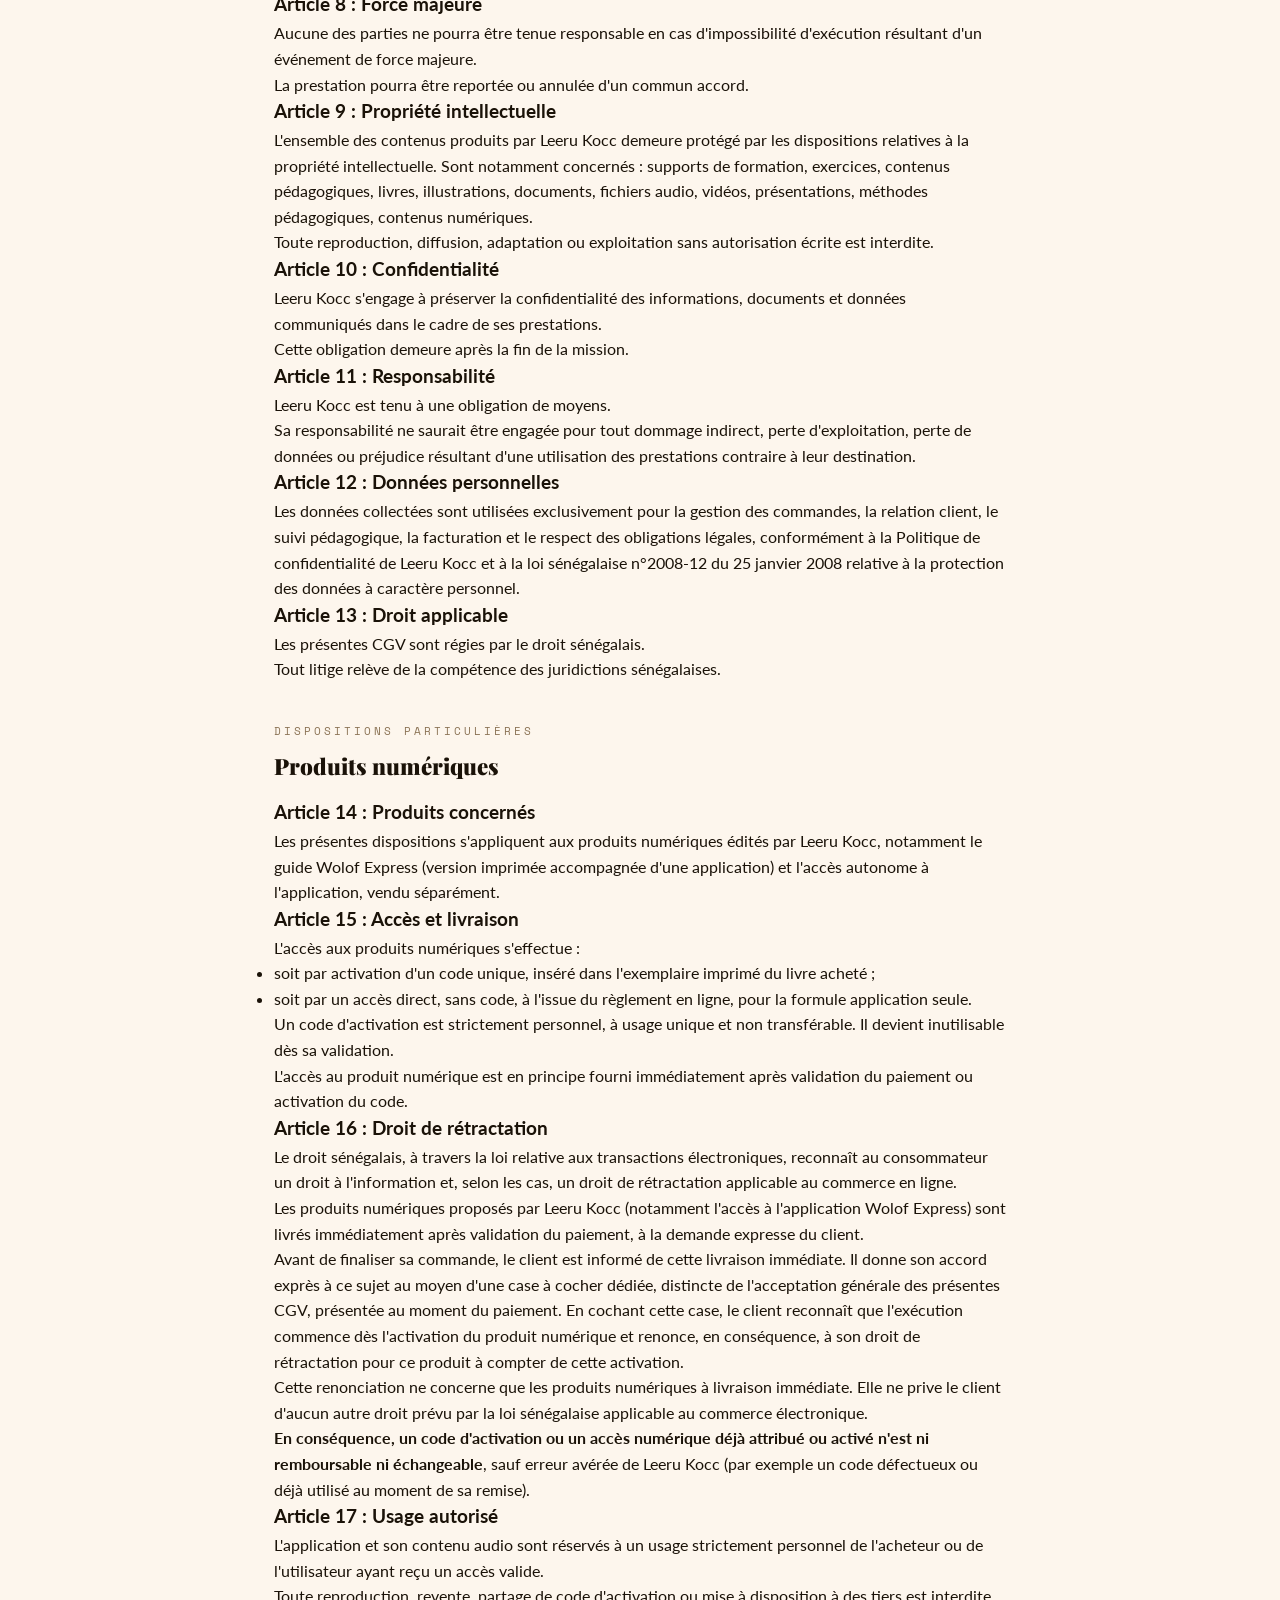
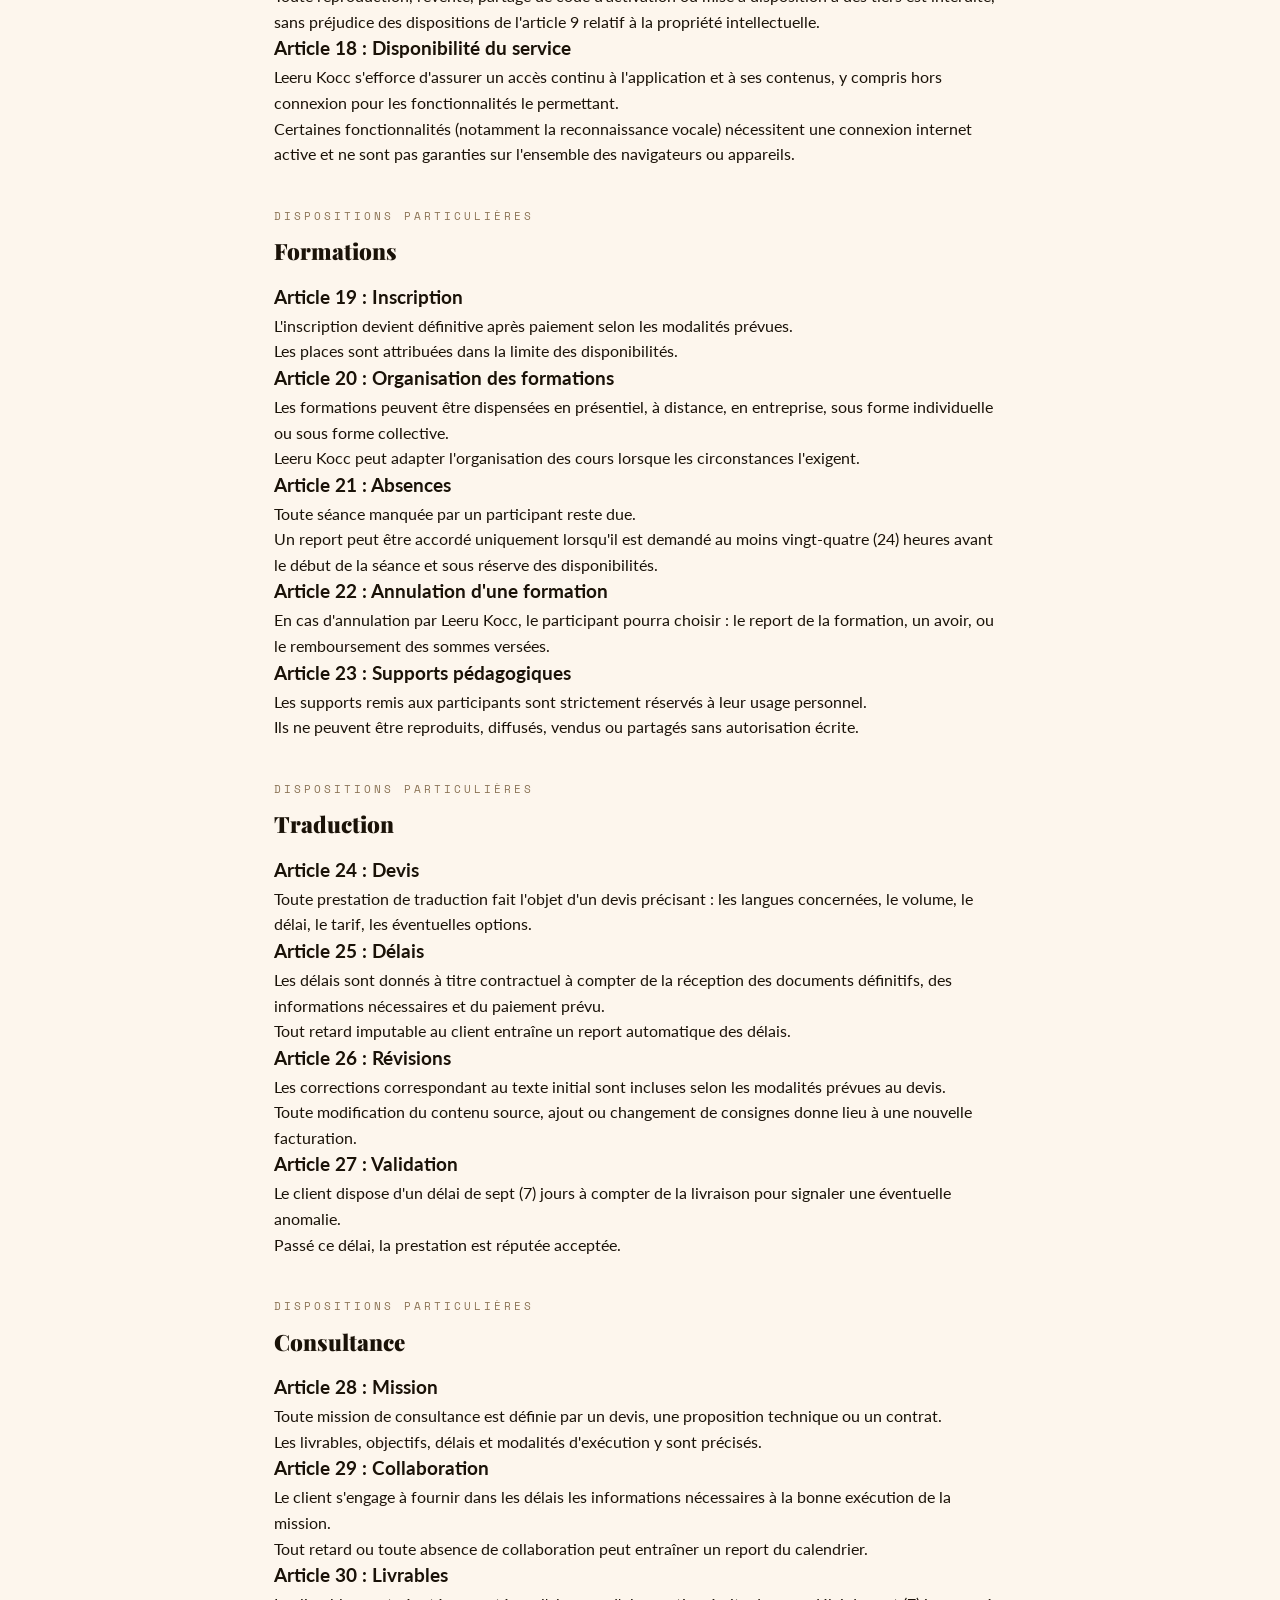
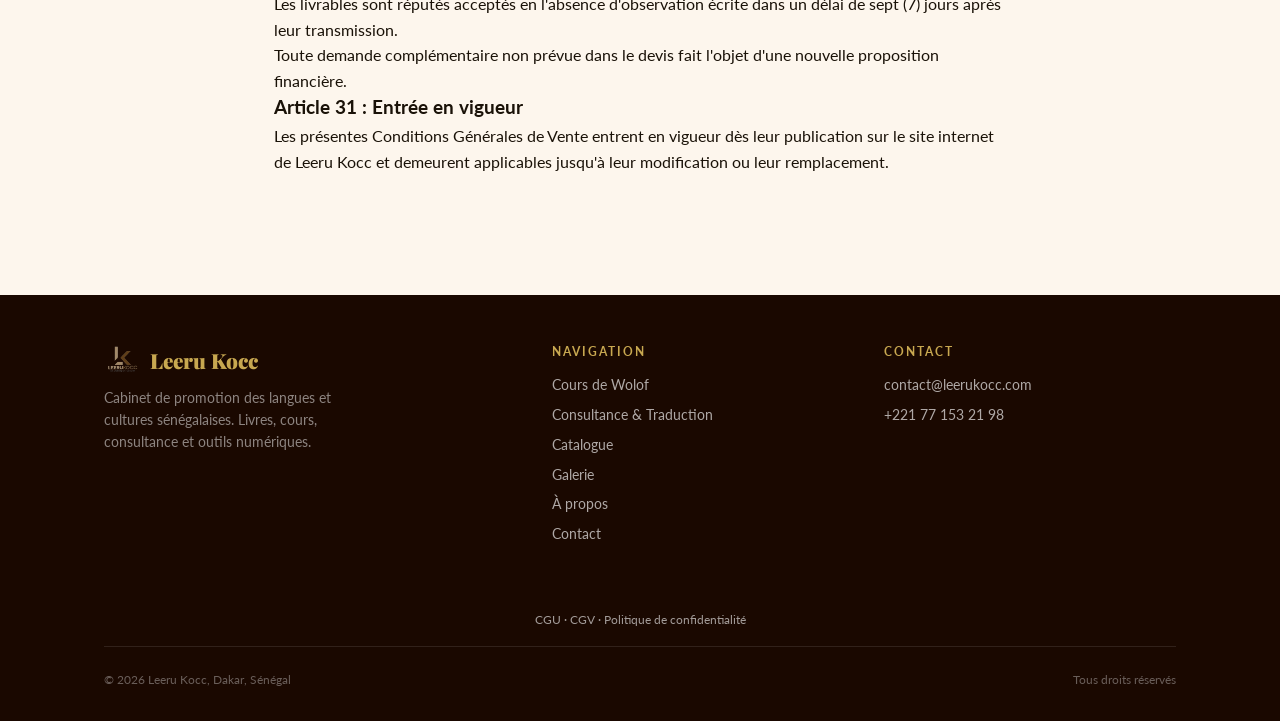
<file: cgv.html>
<!DOCTYPE html>
<html lang="fr">
<head>
<meta charset="UTF-8">
<meta name="viewport" content="width=device-width, initial-scale=1.0">
<title>Conditions Générales de Vente : Leeru Kocc</title>
<meta name="description" content="Conditions Générales de Vente des prestations et produits numériques Leeru Kocc, dont l'application Wolof Express.">
<link href="https://fonts.googleapis.com/css2?family=Playfair+Display:ital,wght@0,700;0,900;1,400&family=Lato:wght@400;700&family=Space+Mono:wght@400;700&display=swap" rel="stylesheet">
<link rel="stylesheet" href="assets/style.css">
<link rel="icon" type="image/x-icon" href="/favicon.ico">
<meta name="robots" content="noindex, follow">
</head>
<body data-page="cgv">

<nav class="site-nav">
  <div class="wrap">
    <a href="index.html" class="brand"><img src="assets/img/logo-leeru-kocc.png" alt="Leeru Kocc"> <span style="color:var(--or);">Leeru</span><span style="color:#FFF;"> Kocc</span></a>
    <button class="nav-toggle" id="navToggle" aria-label="Menu">☰</button>
    <ul class="nav-links" id="navLinks">
      <li><a href="index.html" data-i18n="nav_accueil">Accueil</a></li>
      <li><a href="cours.html" data-i18n="nav_cours">Cours de Wolof</a></li>
      <li><a href="consultance.html" data-i18n="nav_consultance">Consultance &amp; Traduction</a></li>
      <li><a href="catalogue.html" data-i18n="nav_catalogue">Catalogue</a></li>
      <li><a href="a-propos.html" data-i18n="nav_apropos">À propos</a></li>
      <li><a href="galerie.html" data-i18n="nav_galerie">Galerie</a></li>
      <li><a href="wolof-express.html" data-i18n="nav_wolofExpress">Wolof Express</a></li>
      <li><a href="contact.html" data-i18n="nav_contact">Contact</a></li>
    </ul>
  </div>
</nav>

<header class="page-hero">
  <div class="wrap">
    <h1>Conditions Générales de Vente</h1>
    <p>Leeru Kocc &middot; Version en vigueur</p>
  </div>
</header>

<section>
  <div class="wrap" style="max-width:780px;">

    <h3>Article 1 : Identification du prestataire</h3>
    <p>Les présentes prestations sont fournies par Leeru Kocc, entreprise individuelle, cabinet de promotion des langues et cultures sénégalaises.</p>
    <p>RCCM : SN.DAKAR.2022.A.781, NINEA : 009107964.<br>Siège social : Almadies II, Sortie 9 péage, Dakar, Sénégal.<br>Contact : <a href="mailto:contact@leerukocc.com">contact@leerukocc.com</a>.</p>

    <h3>Article 2 : Objet</h3>
    <p>Les présentes Conditions Générales de Vente (CGV) régissent l'ensemble des prestations proposées par Leeru Kocc, notamment :</p>
    <ul>
      <li>les formations en langue wolof ;</li>
      <li>les cours particuliers et collectifs ;</li>
      <li>les formations professionnelles ;</li>
      <li>les prestations de traduction ;</li>
      <li>les prestations de révision, correction et relecture ;</li>
      <li>la rédaction et l'adaptation de contenus ;</li>
      <li>les prestations de consultance linguistique, culturelle et pédagogique ;</li>
      <li>les ouvrages et produits numériques édités par Leeru Kocc (dont le guide Wolof Express et son application) ;</li>
      <li>toute autre prestation proposée sur le site internet ou faisant l'objet d'un devis.</li>
    </ul>
    <p>Toute commande implique l'acceptation sans réserve des présentes CGV.</p>

    <h3>Article 3 : Champ d'application</h3>
    <p>Les présentes CGV s'appliquent à toute personne physique ou morale faisant appel aux services de Leeru Kocc.</p>
    <p>Elles prévalent sur tout autre document, sauf accord écrit contraire.</p>

    <h3>Article 4 : Commandes</h3>
    <p>Toute commande est réputée définitive après :</p>
    <ul>
      <li>acceptation du devis ou validation de la commande ;</li>
      <li>acceptation des présentes CGV ;</li>
      <li>règlement de l'acompte ou du montant prévu.</li>
    </ul>
    <p>Leeru Kocc se réserve le droit de refuser toute commande en cas de motif légitime.</p>

    <h3>Article 5 : Tarifs</h3>
    <p>Les prix sont exprimés dans la devise indiquée sur le site ou sur le devis.</p>
    <p>Les tarifs applicables sont ceux en vigueur au jour de la commande.</p>
    <p>Les devis demeurent valables pendant la durée qui y est indiquée.</p>

    <h3>Article 6 : Paiement</h3>
    <p>Sauf disposition contraire :</p>
    <ul>
      <li>les particuliers règlent avant le début de la prestation ou avant l'accès au produit numérique ;</li>
      <li>les entreprises règlent conformément aux modalités prévues sur le devis ou la facture.</li>
    </ul>
    <p>Tout retard de paiement peut entraîner la suspension de la prestation.</p>
    <p>Les paiements en ligne peuvent être traités par l'intermédiaire d'un prestataire de paiement tiers (notamment PayDunya). Leeru Kocc ne saurait être tenu responsable d'un incident technique, d'un retard ou d'une indisponibilité imputable à ce prestataire.</p>

    <h3>Article 7 : Annulation</h3>
    <p>Toute annulation doit être communiquée par écrit.</p>
    <p>Les sommes déjà engagées pour l'exécution de la prestation pourront être conservées selon l'état d'avancement des travaux.</p>
    <p>Lorsque la prestation est entièrement réalisée, aucun remboursement n'est dû.</p>

    <h3>Article 8 : Force majeure</h3>
    <p>Aucune des parties ne pourra être tenue responsable en cas d'impossibilité d'exécution résultant d'un événement de force majeure.</p>
    <p>La prestation pourra être reportée ou annulée d'un commun accord.</p>

    <h3>Article 9 : Propriété intellectuelle</h3>
    <p>L'ensemble des contenus produits par Leeru Kocc demeure protégé par les dispositions relatives à la propriété intellectuelle. Sont notamment concernés : supports de formation, exercices, contenus pédagogiques, livres, illustrations, documents, fichiers audio, vidéos, présentations, méthodes pédagogiques, contenus numériques.</p>
    <p>Toute reproduction, diffusion, adaptation ou exploitation sans autorisation écrite est interdite.</p>

    <h3>Article 10 : Confidentialité</h3>
    <p>Leeru Kocc s'engage à préserver la confidentialité des informations, documents et données communiqués dans le cadre de ses prestations.</p>
    <p>Cette obligation demeure après la fin de la mission.</p>

    <h3>Article 11 : Responsabilité</h3>
    <p>Leeru Kocc est tenu à une obligation de moyens.</p>
    <p>Sa responsabilité ne saurait être engagée pour tout dommage indirect, perte d'exploitation, perte de données ou préjudice résultant d'une utilisation des prestations contraire à leur destination.</p>

    <h3>Article 12 : Données personnelles</h3>
    <p>Les données collectées sont utilisées exclusivement pour la gestion des commandes, la relation client, le suivi pédagogique, la facturation et le respect des obligations légales, conformément à la <a href="confidentialite.html">Politique de confidentialité</a> de Leeru Kocc et à la loi sénégalaise n°2008-12 du 25 janvier 2008 relative à la protection des données à caractère personnel.</p>

    <h3>Article 13 : Droit applicable</h3>
    <p>Les présentes CGV sont régies par le droit sénégalais.</p>
    <p>Tout litige relève de la compétence des juridictions sénégalaises.</p>

    <div class="section-label" style="margin-top:2.5rem;">Dispositions particulières</div>
    <h2 class="section-title" style="font-size:1.4rem;">Produits numériques</h2>

    <h3>Article 14 : Produits concernés</h3>
    <p>Les présentes dispositions s'appliquent aux produits numériques édités par Leeru Kocc, notamment le guide Wolof Express (version imprimée accompagnée d'une application) et l'accès autonome à l'application, vendu séparément.</p>

    <h3>Article 15 : Accès et livraison</h3>
    <p>L'accès aux produits numériques s'effectue :</p>
    <ul>
      <li>soit par activation d'un code unique, inséré dans l'exemplaire imprimé du livre acheté ;</li>
      <li>soit par un accès direct, sans code, à l'issue du règlement en ligne, pour la formule application seule.</li>
    </ul>
    <p>Un code d'activation est strictement personnel, à usage unique et non transférable. Il devient inutilisable dès sa validation.</p>
    <p>L'accès au produit numérique est en principe fourni immédiatement après validation du paiement ou activation du code.</p>

    <h3>Article 16 : Droit de rétractation</h3>
    <p>Le droit sénégalais, à travers la loi relative aux transactions électroniques, reconnaît au consommateur un droit à l'information et, selon les cas, un droit de rétractation applicable au commerce en ligne.</p>
    <p>Les produits numériques proposés par Leeru Kocc (notamment l'accès à l'application Wolof Express) sont livrés immédiatement après validation du paiement, à la demande expresse du client.</p>
    <p>Avant de finaliser sa commande, le client est informé de cette livraison immédiate. Il donne son accord exprès à ce sujet au moyen d'une case à cocher dédiée, distincte de l'acceptation générale des présentes CGV, présentée au moment du paiement. En cochant cette case, le client reconnaît que l'exécution commence dès l'activation du produit numérique et renonce, en conséquence, à son droit de rétractation pour ce produit à compter de cette activation.</p>
    <p>Cette renonciation ne concerne que les produits numériques à livraison immédiate. Elle ne prive le client d'aucun autre droit prévu par la loi sénégalaise applicable au commerce électronique.</p>
    <p><strong>En conséquence, un code d'activation ou un accès numérique déjà attribué ou activé n'est ni remboursable ni échangeable</strong>, sauf erreur avérée de Leeru Kocc (par exemple un code défectueux ou déjà utilisé au moment de sa remise).</p>

    <h3>Article 17 : Usage autorisé</h3>
    <p>L'application et son contenu audio sont réservés à un usage strictement personnel de l'acheteur ou de l'utilisateur ayant reçu un accès valide.</p>
    <p>Toute reproduction, revente, partage de code d'activation ou mise à disposition à des tiers est interdite, sans préjudice des dispositions de l'article 9 relatif à la propriété intellectuelle.</p>

    <h3>Article 18 : Disponibilité du service</h3>
    <p>Leeru Kocc s'efforce d'assurer un accès continu à l'application et à ses contenus, y compris hors connexion pour les fonctionnalités le permettant.</p>
    <p>Certaines fonctionnalités (notamment la reconnaissance vocale) nécessitent une connexion internet active et ne sont pas garanties sur l'ensemble des navigateurs ou appareils.</p>

    <div class="section-label" style="margin-top:2.5rem;">Dispositions particulières</div>
    <h2 class="section-title" style="font-size:1.4rem;">Formations</h2>

    <h3>Article 19 : Inscription</h3>
    <p>L'inscription devient définitive après paiement selon les modalités prévues.</p>
    <p>Les places sont attribuées dans la limite des disponibilités.</p>

    <h3>Article 20 : Organisation des formations</h3>
    <p>Les formations peuvent être dispensées en présentiel, à distance, en entreprise, sous forme individuelle ou sous forme collective.</p>
    <p>Leeru Kocc peut adapter l'organisation des cours lorsque les circonstances l'exigent.</p>

    <h3>Article 21 : Absences</h3>
    <p>Toute séance manquée par un participant reste due.</p>
    <p>Un report peut être accordé uniquement lorsqu'il est demandé au moins vingt-quatre (24) heures avant le début de la séance et sous réserve des disponibilités.</p>

    <h3>Article 22 : Annulation d'une formation</h3>
    <p>En cas d'annulation par Leeru Kocc, le participant pourra choisir : le report de la formation, un avoir, ou le remboursement des sommes versées.</p>

    <h3>Article 23 : Supports pédagogiques</h3>
    <p>Les supports remis aux participants sont strictement réservés à leur usage personnel.</p>
    <p>Ils ne peuvent être reproduits, diffusés, vendus ou partagés sans autorisation écrite.</p>

    <div class="section-label" style="margin-top:2.5rem;">Dispositions particulières</div>
    <h2 class="section-title" style="font-size:1.4rem;">Traduction</h2>

    <h3>Article 24 : Devis</h3>
    <p>Toute prestation de traduction fait l'objet d'un devis précisant : les langues concernées, le volume, le délai, le tarif, les éventuelles options.</p>

    <h3>Article 25 : Délais</h3>
    <p>Les délais sont donnés à titre contractuel à compter de la réception des documents définitifs, des informations nécessaires et du paiement prévu.</p>
    <p>Tout retard imputable au client entraîne un report automatique des délais.</p>

    <h3>Article 26 : Révisions</h3>
    <p>Les corrections correspondant au texte initial sont incluses selon les modalités prévues au devis.</p>
    <p>Toute modification du contenu source, ajout ou changement de consignes donne lieu à une nouvelle facturation.</p>

    <h3>Article 27 : Validation</h3>
    <p>Le client dispose d'un délai de sept (7) jours à compter de la livraison pour signaler une éventuelle anomalie.</p>
    <p>Passé ce délai, la prestation est réputée acceptée.</p>

    <div class="section-label" style="margin-top:2.5rem;">Dispositions particulières</div>
    <h2 class="section-title" style="font-size:1.4rem;">Consultance</h2>

    <h3>Article 28 : Mission</h3>
    <p>Toute mission de consultance est définie par un devis, une proposition technique ou un contrat.</p>
    <p>Les livrables, objectifs, délais et modalités d'exécution y sont précisés.</p>

    <h3>Article 29 : Collaboration</h3>
    <p>Le client s'engage à fournir dans les délais les informations nécessaires à la bonne exécution de la mission.</p>
    <p>Tout retard ou toute absence de collaboration peut entraîner un report du calendrier.</p>

    <h3>Article 30 : Livrables</h3>
    <p>Les livrables sont réputés acceptés en l'absence d'observation écrite dans un délai de sept (7) jours après leur transmission.</p>
    <p>Toute demande complémentaire non prévue dans le devis fait l'objet d'une nouvelle proposition financière.</p>

    <h3>Article 31 : Entrée en vigueur</h3>
    <p>Les présentes Conditions Générales de Vente entrent en vigueur dès leur publication sur le site internet de Leeru Kocc et demeurent applicables jusqu'à leur modification ou leur remplacement.</p>

  </div>
</section>

<footer class="site-footer">
  <div class="wrap">
    <div class="footer-grid">
      <div>
        <div class="footer-brand" style="display:flex;align-items:center;gap:0.6rem;"><img src="assets/img/logo-leeru-kocc.png" alt="Leeru Kocc" style="height:36px;"> Leeru Kocc</div>
        <p class="footer-tagline" data-i18n="footer_tagline_b">Cabinet de promotion des langues et cultures sénégalaises. Livres, cours, consultance et outils numériques.</p>
      </div>
      <div class="footer-col">
        <h4 data-i18n="footer_navTitle">Navigation</h4>
        <a href="cours.html" data-i18n="nav_cours">Cours de Wolof</a>
        <a href="consultance.html" data-i18n="nav_consultance">Consultance &amp; Traduction</a>
        <a href="catalogue.html" data-i18n="nav_catalogue">Catalogue</a>
        <a href="galerie.html" data-i18n="nav_galerie">Galerie</a>
        <a href="a-propos.html" data-i18n="nav_apropos">À propos</a>
        <a href="contact.html" data-i18n="nav_contact">Contact</a>
      </div>
      <div class="footer-col">
        <h4 data-i18n="footer_contactTitle">Contact</h4>
        <p>contact@leerukocc.com</p>
        <p>+221 77 153 21 98</p>
      </div>
    </div>
    <div class="footer-legal" style="text-align:center;padding:1rem 0;font-size:0.78rem;">
      <a href="cgu.html">CGU</a> · <a href="cgv.html">CGV</a> · <a href="confidentialite.html">Politique de confidentialité</a>
    </div>
    <div class="footer-bottom">
      <span>© 2026 Leeru Kocc, Dakar, Sénégal</span>
      <span data-i18n="footer_rights">Tous droits réservés</span>
    </div>
  </div>
</footer>

<script src="assets/script.js"></script>
<script src="assets/i18n.js"></script>
</body>
</html>
</file>
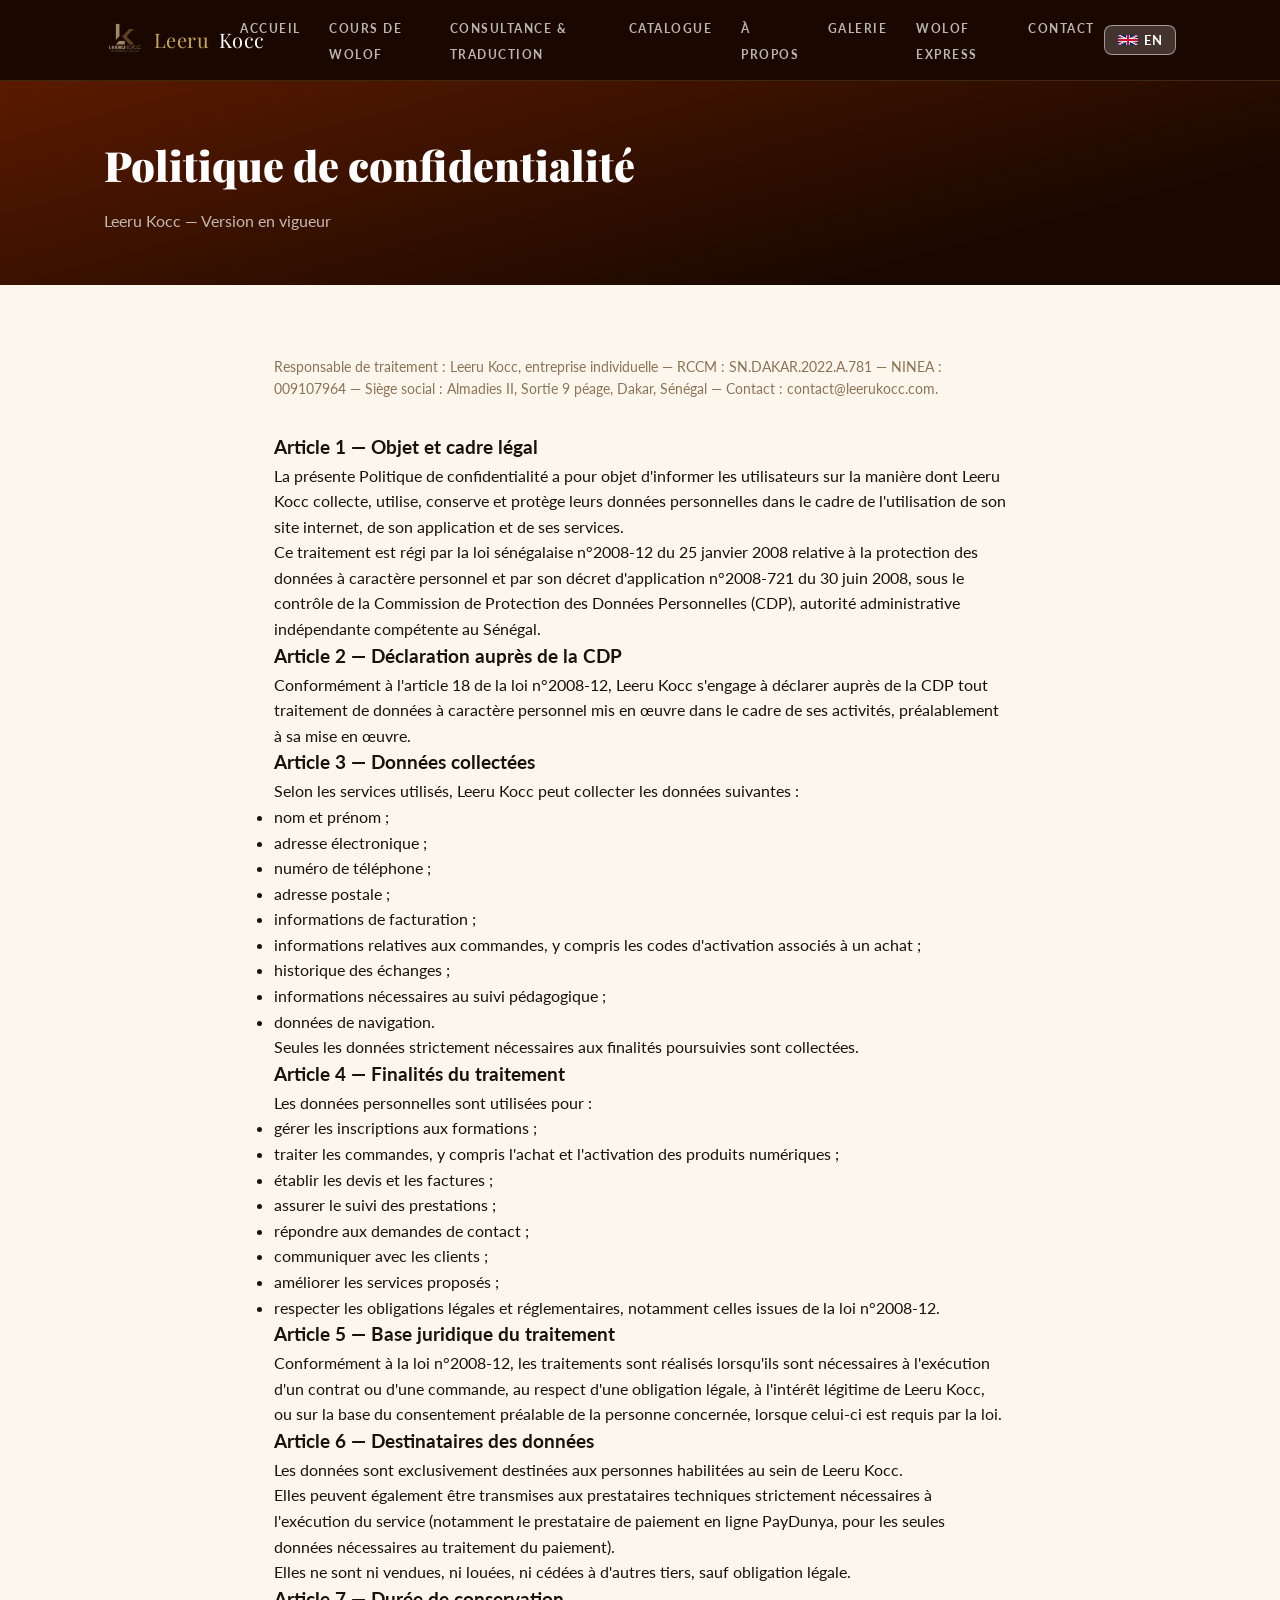
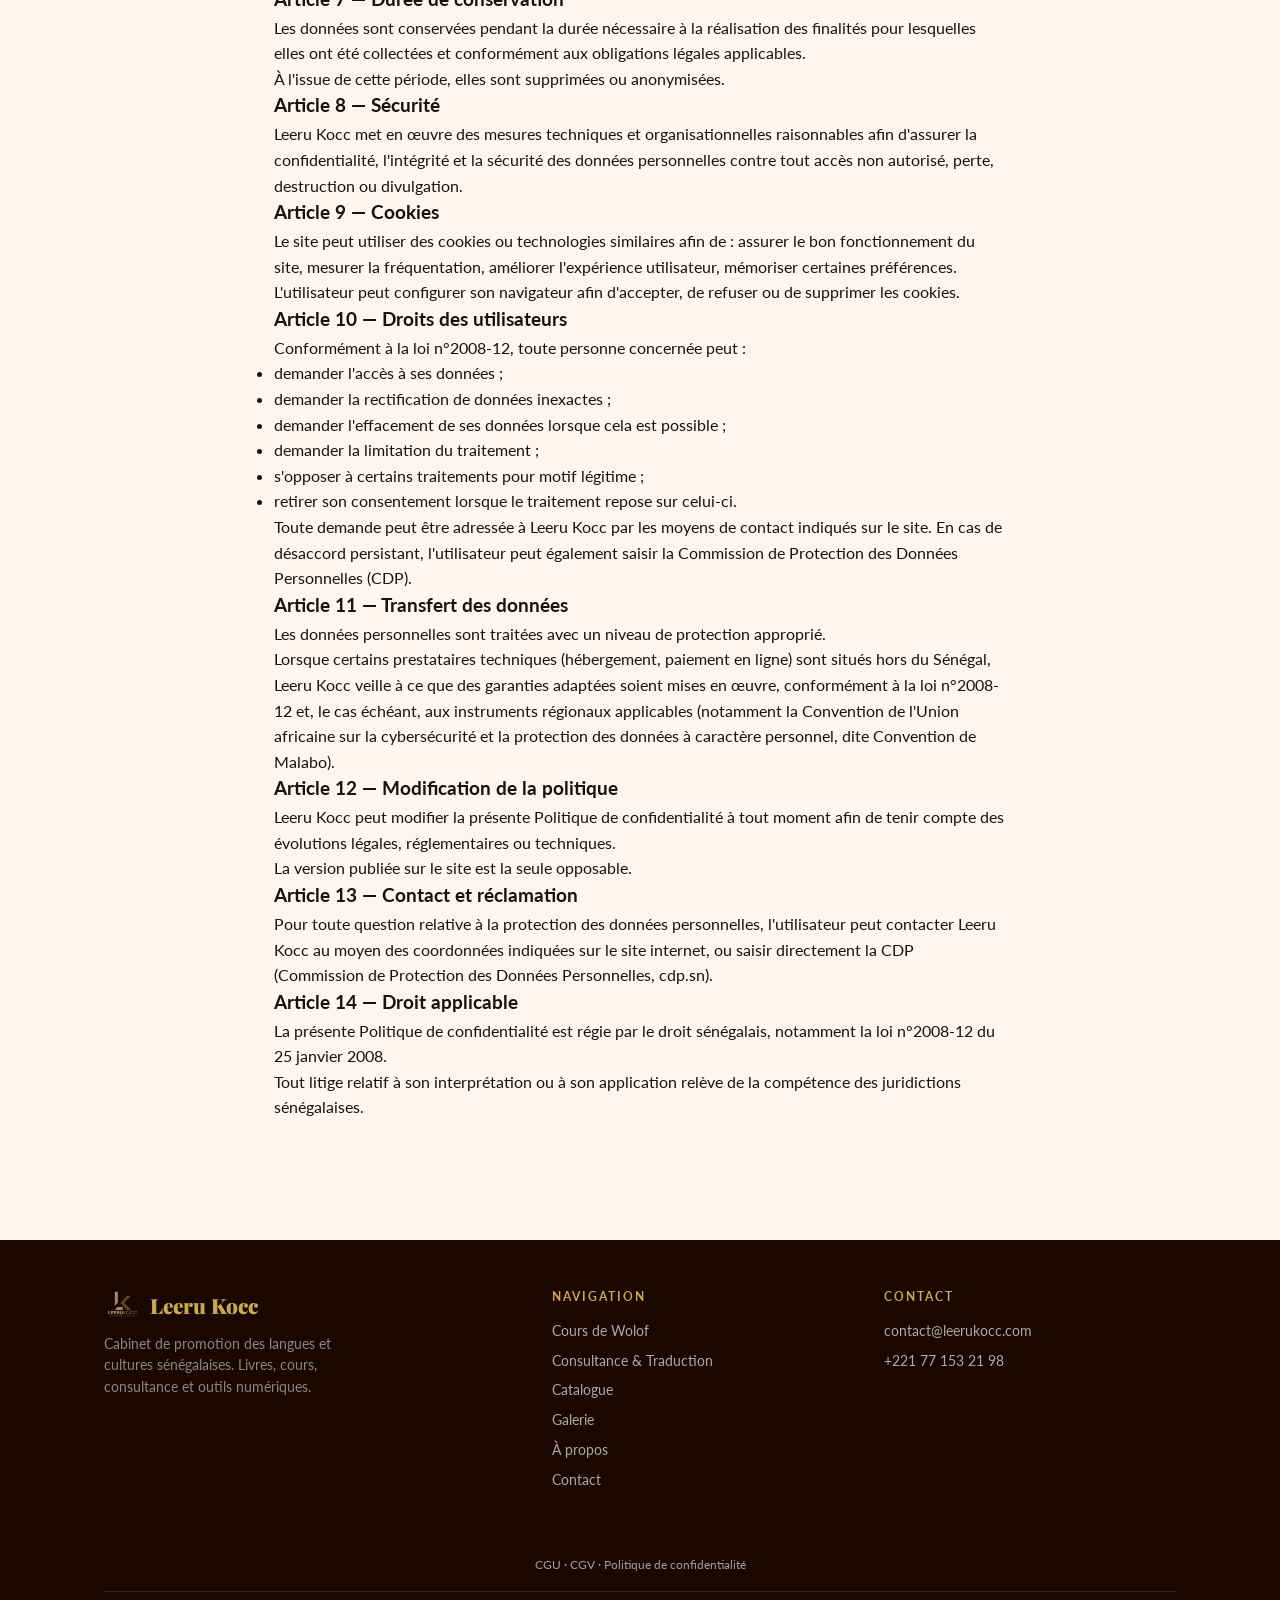
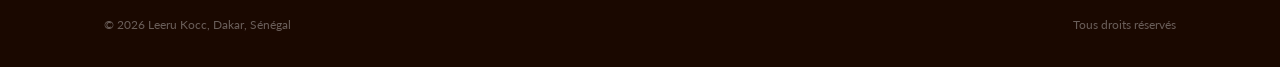
<file: confidentialite.html>
<!DOCTYPE html>
<html lang="fr">
<head>
<meta charset="UTF-8">
<meta name="viewport" content="width=device-width, initial-scale=1.0">
<title>Politique de confidentialité : Leeru Kocc</title>
<meta name="description" content="Politique de confidentialité et protection des données personnelles — Leeru Kocc, site et application Wolof Express.">
<link href="https://fonts.googleapis.com/css2?family=Playfair+Display:ital,wght@0,700;0,900;1,400&family=Lato:wght@400;700&family=Space+Mono:wght@400;700&display=swap" rel="stylesheet">
<link rel="stylesheet" href="assets/style.css">
<link rel="icon" type="image/x-icon" href="/favicon.ico">
<meta name="robots" content="noindex, follow">
</head>
<body data-page="confidentialite">

<nav class="site-nav">
  <div class="wrap">
    <a href="index.html" class="brand"><img src="assets/img/logo-leeru-kocc.png" alt="Leeru Kocc"> <span style="color:var(--or);">Leeru</span><span style="color:#FFF;"> Kocc</span></a>
    <button class="nav-toggle" id="navToggle" aria-label="Menu">☰</button>
    <ul class="nav-links" id="navLinks">
      <li><a href="index.html" data-i18n="nav_accueil">Accueil</a></li>
      <li><a href="cours.html" data-i18n="nav_cours">Cours de Wolof</a></li>
      <li><a href="consultance.html" data-i18n="nav_consultance">Consultance &amp; Traduction</a></li>
      <li><a href="catalogue.html" data-i18n="nav_catalogue">Catalogue</a></li>
      <li><a href="a-propos.html" data-i18n="nav_apropos">À propos</a></li>
      <li><a href="galerie.html" data-i18n="nav_galerie">Galerie</a></li>
      <li><a href="wolof-express.html" data-i18n="nav_wolofExpress">Wolof Express</a></li>
      <li><a href="contact.html" data-i18n="nav_contact">Contact</a></li>
    </ul>
  </div>
</nav>

<header class="page-hero">
  <div class="wrap">
    <h1>Politique de confidentialité</h1>
    <p>Leeru Kocc — Version en vigueur</p>
  </div>
</header>

<section>
  <div class="wrap" style="max-width:780px;">
    <p style="font-size:0.85rem;color:var(--brun-clair);margin-bottom:2rem;">Responsable de traitement : Leeru Kocc, entreprise individuelle — RCCM : SN.DAKAR.2022.A.781 — NINEA : 009107964 — Siège social : Almadies II, Sortie 9 péage, Dakar, Sénégal — Contact : <a href="mailto:contact@leerukocc.com">contact@leerukocc.com</a>.</p>

    <h3>Article 1 — Objet et cadre légal</h3>
    <p>La présente Politique de confidentialité a pour objet d'informer les utilisateurs sur la manière dont Leeru Kocc collecte, utilise, conserve et protège leurs données personnelles dans le cadre de l'utilisation de son site internet, de son application et de ses services.</p>
    <p>Ce traitement est régi par la loi sénégalaise n°2008-12 du 25 janvier 2008 relative à la protection des données à caractère personnel et par son décret d'application n°2008-721 du 30 juin 2008, sous le contrôle de la Commission de Protection des Données Personnelles (CDP), autorité administrative indépendante compétente au Sénégal.</p>

    <h3>Article 2 — Déclaration auprès de la CDP</h3>
    <p>Conformément à l'article 18 de la loi n°2008-12, Leeru Kocc s'engage à déclarer auprès de la CDP tout traitement de données à caractère personnel mis en œuvre dans le cadre de ses activités, préalablement à sa mise en œuvre.</p>

    <h3>Article 3 — Données collectées</h3>
    <p>Selon les services utilisés, Leeru Kocc peut collecter les données suivantes :</p>
    <ul>
      <li>nom et prénom ;</li>
      <li>adresse électronique ;</li>
      <li>numéro de téléphone ;</li>
      <li>adresse postale ;</li>
      <li>informations de facturation ;</li>
      <li>informations relatives aux commandes, y compris les codes d'activation associés à un achat ;</li>
      <li>historique des échanges ;</li>
      <li>informations nécessaires au suivi pédagogique ;</li>
      <li>données de navigation.</li>
    </ul>
    <p>Seules les données strictement nécessaires aux finalités poursuivies sont collectées.</p>

    <h3>Article 4 — Finalités du traitement</h3>
    <p>Les données personnelles sont utilisées pour :</p>
    <ul>
      <li>gérer les inscriptions aux formations ;</li>
      <li>traiter les commandes, y compris l'achat et l'activation des produits numériques ;</li>
      <li>établir les devis et les factures ;</li>
      <li>assurer le suivi des prestations ;</li>
      <li>répondre aux demandes de contact ;</li>
      <li>communiquer avec les clients ;</li>
      <li>améliorer les services proposés ;</li>
      <li>respecter les obligations légales et réglementaires, notamment celles issues de la loi n°2008-12.</li>
    </ul>

    <h3>Article 5 — Base juridique du traitement</h3>
    <p>Conformément à la loi n°2008-12, les traitements sont réalisés lorsqu'ils sont nécessaires à l'exécution d'un contrat ou d'une commande, au respect d'une obligation légale, à l'intérêt légitime de Leeru Kocc, ou sur la base du consentement préalable de la personne concernée, lorsque celui-ci est requis par la loi.</p>

    <h3>Article 6 — Destinataires des données</h3>
    <p>Les données sont exclusivement destinées aux personnes habilitées au sein de Leeru Kocc.</p>
    <p>Elles peuvent également être transmises aux prestataires techniques strictement nécessaires à l'exécution du service (notamment le prestataire de paiement en ligne PayDunya, pour les seules données nécessaires au traitement du paiement).</p>
    <p>Elles ne sont ni vendues, ni louées, ni cédées à d'autres tiers, sauf obligation légale.</p>

    <h3>Article 7 — Durée de conservation</h3>
    <p>Les données sont conservées pendant la durée nécessaire à la réalisation des finalités pour lesquelles elles ont été collectées et conformément aux obligations légales applicables.</p>
    <p>À l'issue de cette période, elles sont supprimées ou anonymisées.</p>

    <h3>Article 8 — Sécurité</h3>
    <p>Leeru Kocc met en œuvre des mesures techniques et organisationnelles raisonnables afin d'assurer la confidentialité, l'intégrité et la sécurité des données personnelles contre tout accès non autorisé, perte, destruction ou divulgation.</p>

    <h3>Article 9 — Cookies</h3>
    <p>Le site peut utiliser des cookies ou technologies similaires afin de : assurer le bon fonctionnement du site, mesurer la fréquentation, améliorer l'expérience utilisateur, mémoriser certaines préférences.</p>
    <p>L'utilisateur peut configurer son navigateur afin d'accepter, de refuser ou de supprimer les cookies.</p>

    <h3>Article 10 — Droits des utilisateurs</h3>
    <p>Conformément à la loi n°2008-12, toute personne concernée peut :</p>
    <ul>
      <li>demander l'accès à ses données ;</li>
      <li>demander la rectification de données inexactes ;</li>
      <li>demander l'effacement de ses données lorsque cela est possible ;</li>
      <li>demander la limitation du traitement ;</li>
      <li>s'opposer à certains traitements pour motif légitime ;</li>
      <li>retirer son consentement lorsque le traitement repose sur celui-ci.</li>
    </ul>
    <p>Toute demande peut être adressée à Leeru Kocc par les moyens de contact indiqués sur le site. En cas de désaccord persistant, l'utilisateur peut également saisir la Commission de Protection des Données Personnelles (CDP).</p>

    <h3>Article 11 — Transfert des données</h3>
    <p>Les données personnelles sont traitées avec un niveau de protection approprié.</p>
    <p>Lorsque certains prestataires techniques (hébergement, paiement en ligne) sont situés hors du Sénégal, Leeru Kocc veille à ce que des garanties adaptées soient mises en œuvre, conformément à la loi n°2008-12 et, le cas échéant, aux instruments régionaux applicables (notamment la Convention de l'Union africaine sur la cybersécurité et la protection des données à caractère personnel, dite Convention de Malabo).</p>

    <h3>Article 12 — Modification de la politique</h3>
    <p>Leeru Kocc peut modifier la présente Politique de confidentialité à tout moment afin de tenir compte des évolutions légales, réglementaires ou techniques.</p>
    <p>La version publiée sur le site est la seule opposable.</p>

    <h3>Article 13 — Contact et réclamation</h3>
    <p>Pour toute question relative à la protection des données personnelles, l'utilisateur peut contacter Leeru Kocc au moyen des coordonnées indiquées sur le site internet, ou saisir directement la CDP (Commission de Protection des Données Personnelles, cdp.sn).</p>

    <h3>Article 14 — Droit applicable</h3>
    <p>La présente Politique de confidentialité est régie par le droit sénégalais, notamment la loi n°2008-12 du 25 janvier 2008.</p>
    <p>Tout litige relatif à son interprétation ou à son application relève de la compétence des juridictions sénégalaises.</p>
  </div>
</section>

<footer class="site-footer">
  <div class="wrap">
    <div class="footer-grid">
      <div>
        <div class="footer-brand" style="display:flex;align-items:center;gap:0.6rem;"><img src="assets/img/logo-leeru-kocc.png" alt="Leeru Kocc" style="height:36px;"> Leeru Kocc</div>
        <p class="footer-tagline" data-i18n="footer_tagline_b">Cabinet de promotion des langues et cultures sénégalaises. Livres, cours, consultance et outils numériques.</p>
      </div>
      <div class="footer-col">
        <h4 data-i18n="footer_navTitle">Navigation</h4>
        <a href="cours.html" data-i18n="nav_cours">Cours de Wolof</a>
        <a href="consultance.html" data-i18n="nav_consultance">Consultance &amp; Traduction</a>
        <a href="catalogue.html" data-i18n="nav_catalogue">Catalogue</a>
        <a href="galerie.html" data-i18n="nav_galerie">Galerie</a>
        <a href="a-propos.html" data-i18n="nav_apropos">À propos</a>
        <a href="contact.html" data-i18n="nav_contact">Contact</a>
      </div>
      <div class="footer-col">
        <h4 data-i18n="footer_contactTitle">Contact</h4>
        <p>contact@leerukocc.com</p>
        <p>+221 77 153 21 98</p>
      </div>
    </div>
    <div class="footer-legal" style="text-align:center;padding:1rem 0;font-size:0.78rem;">
      <a href="cgu.html">CGU</a> · <a href="cgv.html">CGV</a> · <a href="confidentialite.html">Politique de confidentialité</a>
    </div>
    <div class="footer-bottom">
      <span>© 2026 Leeru Kocc, Dakar, Sénégal</span>
      <span data-i18n="footer_rights">Tous droits réservés</span>
    </div>
  </div>
</footer>

<script src="assets/script.js"></script>
<script src="assets/i18n.js"></script>
</body>
</html>
</file>
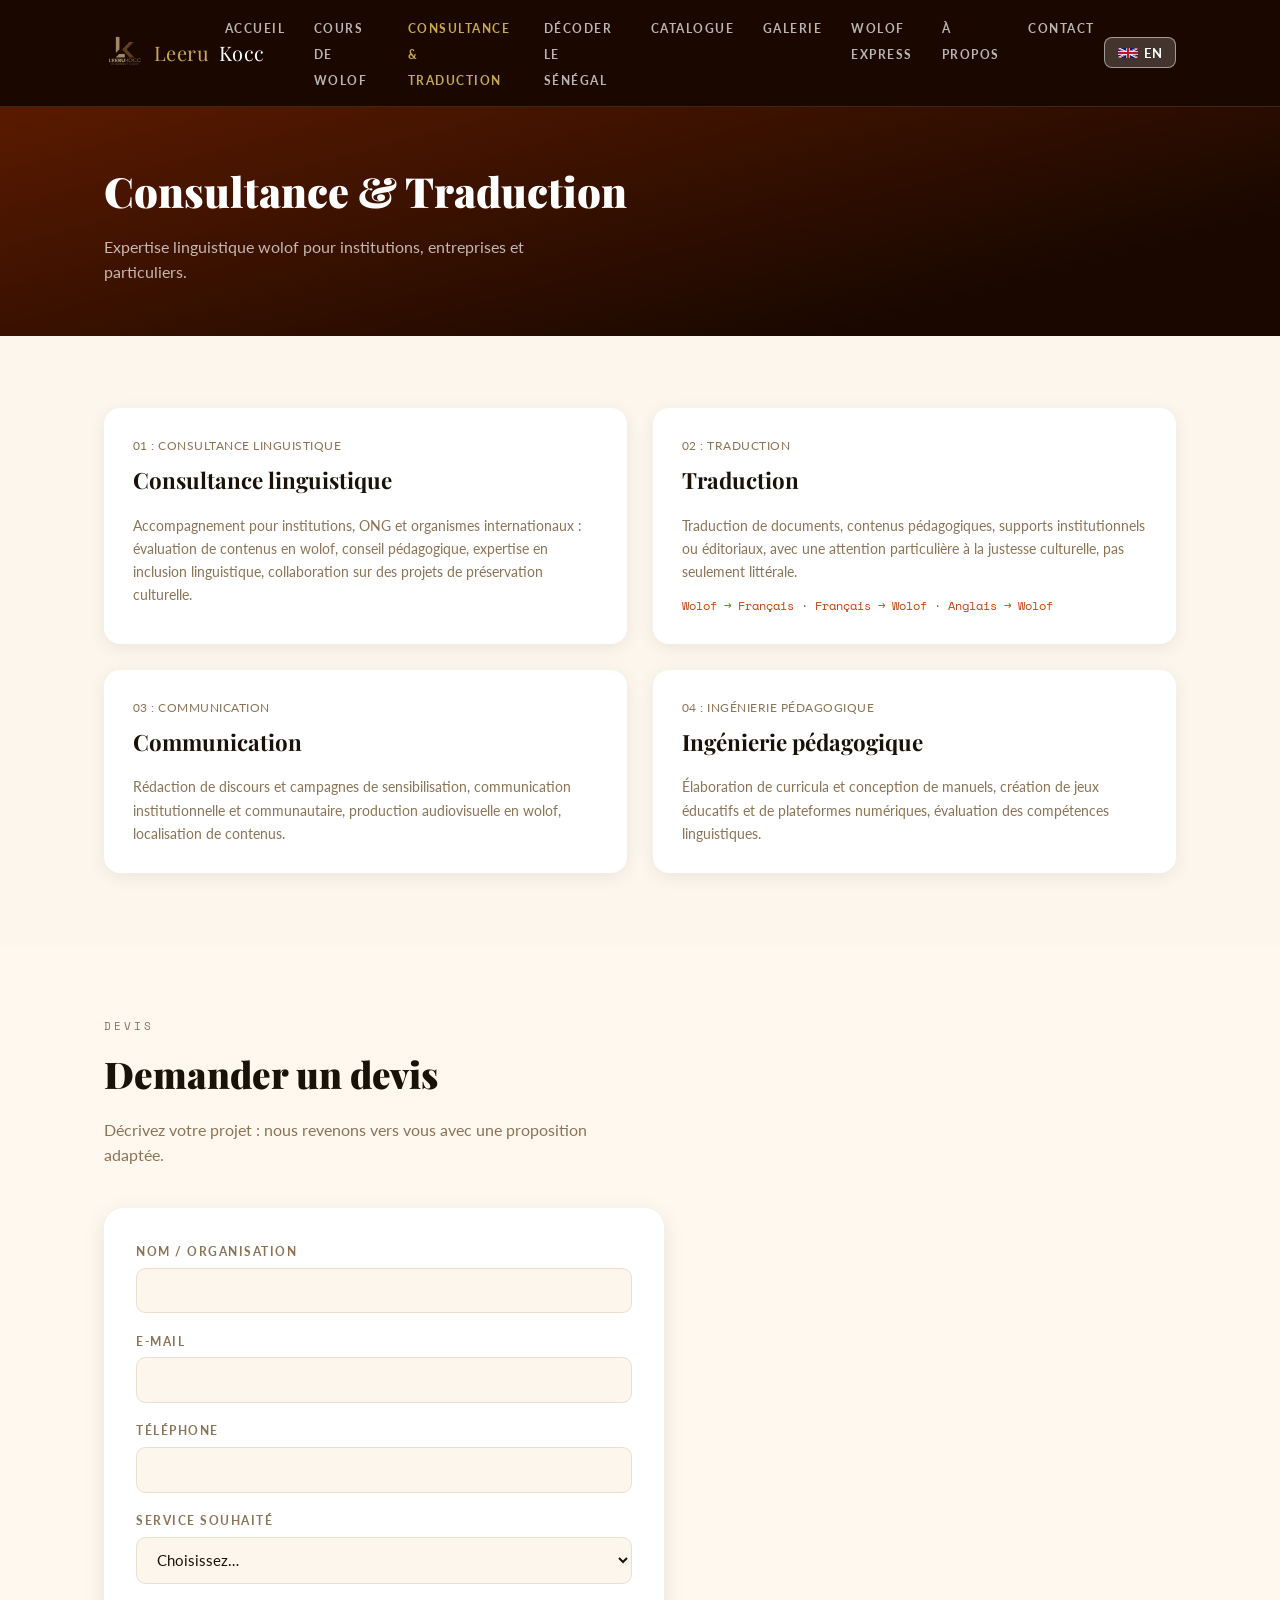
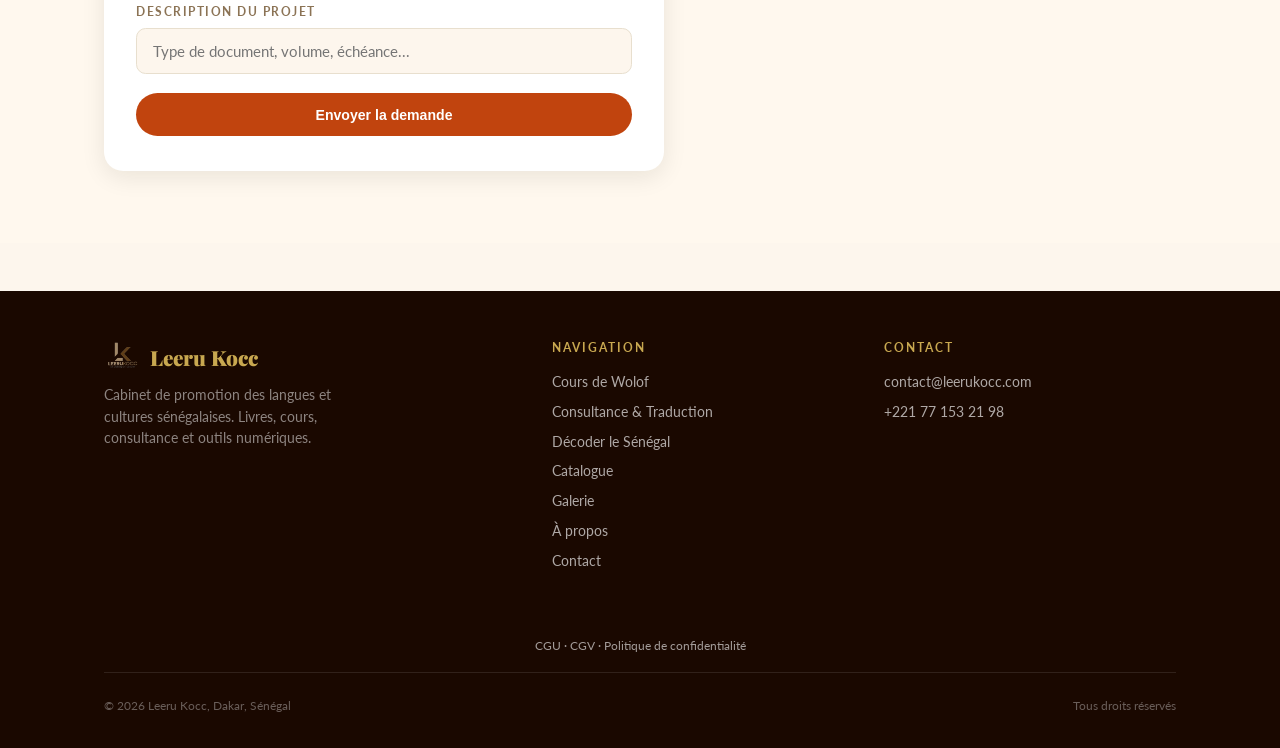
<file: consultance.html>
<!DOCTYPE html>
<html lang="fr">
<head>
<meta charset="UTF-8">
<meta name="viewport" content="width=device-width, initial-scale=1.0">
<title>Consultance & Traduction : Leeru Kocc</title>
<meta name="description" content="Consultance linguistique, traduction, communication et ingénierie pédagogique avec Leeru Kocc.">
<link href="https://fonts.googleapis.com/css2?family=Playfair+Display:ital,wght@0,700;0,900;1,400&family=Lato:wght@400;700&family=Space+Mono:wght@400;700&display=swap" rel="stylesheet">
<link rel="stylesheet" href="assets/style.css">
<link rel="icon" type="image/x-icon" href="/favicon.ico">
<link rel="icon" type="image/png" sizes="32x32" href="/assets/img/favicon-32x32.png">
<link rel="icon" type="image/png" sizes="16x16" href="/assets/img/favicon-16x16.png">
<link rel="apple-touch-icon" sizes="180x180" href="/assets/img/apple-touch-icon.png">
<meta property="og:type" content="website">
<meta property="og:site_name" content="Leeru Kocc">
<meta property="og:title" content="Consultance & Traduction : Leeru Kocc">
<meta property="og:description" content="Consultance linguistique, traduction, communication et ingénierie pédagogique avec Leeru Kocc.">
<meta property="og:image" content="https://leerukocc.com/assets/img/og-image-site.jpg">
<meta property="og:image:width" content="1200">
<meta property="og:image:height" content="630">
<meta property="og:url" content="https://leerukocc.com/consultance.html">
<meta name="twitter:card" content="summary_large_image">
<meta name="twitter:title" content="Consultance & Traduction : Leeru Kocc">
<meta name="twitter:description" content="Consultance linguistique, traduction, communication et ingénierie pédagogique avec Leeru Kocc.">
<meta name="twitter:image" content="https://leerukocc.com/assets/img/og-image-site.jpg">
<link rel="canonical" href="https://leerukocc.com/consultance.html">
<script type="application/ld+json">
{
  "@context": "https://schema.org",
  "@type": "Service",
  "serviceType": "Consultance linguistique, traduction et communication en wolof",
  "provider": {
    "@type": "Organization",
    "name": "Leeru Kocc",
    "sameAs": "https://leerukocc.com/"
  },
  "areaServed": "Sénégal",
  "description": "Consultance linguistique, traduction (wolof, français, anglais), communication et ingénierie pédagogique pour institutions, ONG, entreprises et particuliers."
}
</script>
</head>
<body data-page="consultance">

<nav class="site-nav">
  <div class="wrap">
    <a href="index.html" class="brand"><img src="assets/img/logo-leeru-kocc.png" alt="Leeru Kocc"> <span style="color:var(--or);">Leeru</span><span style="color:#FFF;"> Kocc</span></a>
    <button class="nav-toggle" id="navToggle" aria-label="Menu">☰</button>
    <ul class="nav-links" id="navLinks">
      <li><a href="index.html" data-i18n="nav_accueil">Accueil</a></li>
      <li><a href="cours.html" data-i18n="nav_cours">Cours de Wolof</a></li>
      <li><a href="consultance.html" class="active" data-i18n="nav_consultance">Consultance &amp; Traduction</a></li>
      <li><a href="decoder-le-senegal.html" data-i18n="nav_decoder">Décoder le Sénégal</a></li>
      <li><a href="catalogue.html" data-i18n="nav_catalogue">Catalogue</a></li>
      <li><a href="galerie.html" data-i18n="nav_galerie">Galerie</a></li>
      <li><a href="wolof-express.html" data-i18n="nav_wolofExpress">Wolof Express</a></li>
      <li><a href="a-propos.html" data-i18n="nav_apropos">À propos</a></li>
      <li><a href="contact.html" data-i18n="nav_contact">Contact</a></li>
    </ul>
  </div>
</nav>

<header class="page-hero">
  <div class="wrap">
    <h1 data-i18n="con_h1">Consultance &amp; Traduction</h1>
    <p data-i18n="con_heroP">Expertise linguistique wolof pour institutions, entreprises et particuliers.</p>
  </div>
</header>

<section>
  <div class="wrap">
    <div class="grid grid-2">
      <div class="card reveal" style="padding:1.8rem;">
        <div class="book-meta" data-i18n="con_c1Meta">01 : Consultance linguistique</div>
        <h3 style="font-family:'Playfair Display',serif;font-size:1.4rem;margin:0.4rem 0 0.9rem;" data-i18n="con_c1Title">Consultance linguistique</h3>
        <p style="font-size:0.9rem;color:var(--brun-clair);" data-i18n="con_c1P">Accompagnement pour institutions, ONG et organismes internationaux : évaluation de contenus en wolof, conseil pédagogique, expertise en inclusion linguistique, collaboration sur des projets de préservation culturelle.</p>
      </div>
      <div class="card reveal" style="padding:1.8rem;">
        <div class="book-meta" data-i18n="con_c2Meta">02 : Traduction</div>
        <h3 style="font-family:'Playfair Display',serif;font-size:1.4rem;margin:0.4rem 0 0.9rem;" data-i18n="con_c2Title">Traduction</h3>
        <p style="font-size:0.9rem;color:var(--brun-clair);margin-bottom:0.8rem;" data-i18n="con_c2P">Traduction de documents, contenus pédagogiques, supports institutionnels ou éditoriaux, avec une attention particulière à la justesse culturelle, pas seulement littérale.</p>
        <p style="font-family:'Space Mono',monospace;font-size:0.78rem;color:var(--terracotta);" data-i18n="con_c2Langs">Wolof → Français · Français → Wolof · Anglais → Wolof</p>
      </div>
      <div class="card reveal" style="padding:1.8rem;">
        <div class="book-meta" data-i18n="con_c3Meta">03 : Communication</div>
        <h3 style="font-family:'Playfair Display',serif;font-size:1.4rem;margin:0.4rem 0 0.9rem;" data-i18n="con_c3Title">Communication</h3>
        <p style="font-size:0.9rem;color:var(--brun-clair);" data-i18n="con_c3P">Rédaction de discours et campagnes de sensibilisation, communication institutionnelle et communautaire, production audiovisuelle en wolof, localisation de contenus.</p>
      </div>
      <div class="card reveal" style="padding:1.8rem;">
        <div class="book-meta" data-i18n="con_c4Meta">04 : Ingénierie pédagogique</div>
        <h3 style="font-family:'Playfair Display',serif;font-size:1.4rem;margin:0.4rem 0 0.9rem;" data-i18n="con_c4Title">Ingénierie pédagogique</h3>
        <p style="font-size:0.9rem;color:var(--brun-clair);" data-i18n="con_c4P">Élaboration de curricula et conception de manuels, création de jeux éducatifs et de plateformes numériques, évaluation des compétences linguistiques.</p>
      </div>
    </div>
  </div>
</section>

<section style="background:#FFF8EE;">
  <div class="wrap">
    <div class="section-label reveal" data-i18n="con_devisLabel">Devis</div>
    <h2 class="section-title reveal" data-i18n="con_devisTitle">Demander un devis</h2>
    <p class="section-intro reveal" data-i18n="con_devisIntro">Décrivez votre projet : nous revenons vers vous avec une proposition adaptée.</p>

    <div class="form-card reveal" style="max-width:560px;">
      <form id="devisForm">
        <div class="field">
          <label for="nom" data-i18n="con_labelNom">Nom / Organisation</label>
          <input type="text" id="nom" name="nom" required>
        </div>
        <div class="field">
          <label for="email" data-i18n="con_labelEmail">E-mail</label>
          <input type="email" id="email" name="email" required>
        </div>
        <div class="field">
          <label for="telephone" data-i18n="con_labelTel">Téléphone</label>
          <input type="tel" id="telephone" name="telephone">
        </div>
        <div class="field">
          <label for="service" data-i18n="con_labelService">Service souhaité</label>
          <select id="service" name="service" required style="width:100%;padding:0.8rem 1rem;border:1.5px solid #E8DFCE;border-radius:0.6rem;font-size:0.95rem;font-family:'Lato',sans-serif;background:var(--creme);color:var(--brun);">
            <option value="" data-i18n="msg_choose">Choisissez…</option>
            <option value="consultance" data-i18n="con_s1">Consultance linguistique</option>
            <option value="traduction" data-i18n="con_s2">Traduction</option>
            <option value="communication" data-i18n="con_s3">Communication</option>
            <option value="ingenierie" data-i18n="con_s4">Ingénierie pédagogique</option>
            <option value="autre" data-i18n="con_s5">Autre / à discuter</option>
          </select>
        </div>
        <div class="field">
          <label for="description" data-i18n="con_labelDesc">Description du projet</label>
          <input type="text" id="description" name="description" placeholder="Type de document, volume, échéance...">
        </div>
        <button type="submit" class="btn btn-terracotta" style="width:100%;justify-content:center;" id="devisBtn" data-i18n="con_btnEnvoyer">Envoyer la demande</button>
        <div class="form-msg" id="devisMsg"></div>
      </form>
    </div>
  </div>
</section>

<footer class="site-footer">
  <div class="wrap">
    <div class="footer-grid">
      <div>
        <div class="footer-brand" style="display:flex;align-items:center;gap:0.6rem;"><img src="assets/img/logo-leeru-kocc.png" alt="Leeru Kocc" style="height:36px;"> Leeru Kocc</div>
        <p class="footer-tagline" data-i18n="footer_tagline_b">Cabinet de promotion des langues et cultures sénégalaises. Livres, cours, consultance et outils numériques.</p>
      </div>
      <div class="footer-col">
        <h4 data-i18n="footer_navTitle">Navigation</h4>
        <a href="cours.html" data-i18n="nav_cours">Cours de Wolof</a>
        <a href="consultance.html" data-i18n="nav_consultance">Consultance &amp; Traduction</a>
        <a href="decoder-le-senegal.html" data-i18n="nav_decoder">Décoder le Sénégal</a>
        <a href="catalogue.html" data-i18n="nav_catalogue">Catalogue</a>
        <a href="galerie.html" data-i18n="nav_galerie">Galerie</a>
        <a href="a-propos.html" data-i18n="nav_apropos">À propos</a>
        <a href="contact.html" data-i18n="nav_contact">Contact</a>
      </div>
      <div class="footer-col">
        <h4 data-i18n="footer_contactTitle">Contact</h4>
        <p>contact@leerukocc.com</p>
        <p>+221 77 153 21 98</p>
      </div>
    </div>
    <div class="footer-legal" style="text-align:center;padding:1rem 0;font-size:0.78rem;">
      <a href="cgu.html">CGU</a> · <a href="cgv.html">CGV</a> · <a href="confidentialite.html">Politique de confidentialité</a>
    </div>
    <div class="footer-bottom">
      <span>© 2026 Leeru Kocc, Dakar, Sénégal</span>
      <span data-i18n="footer_rights">Tous droits réservés</span>
    </div>
  </div>
</footer>

<script src="assets/script.js"></script>
<script src="assets/i18n.js"></script>
<script>
document.getElementById('devisForm').addEventListener('submit', async function(e){
  e.preventDefault();
  const msg = document.getElementById('devisMsg');
  const btn = document.getElementById('devisBtn');
  const T = (key, fallback) => (window.leerukoccT && window.leerukoccT(key)) || fallback;
  const data = {
    nom: document.getElementById('nom').value.trim(),
    email: document.getElementById('email').value.trim(),
    telephone: document.getElementById('telephone').value.trim(),
    service: document.getElementById('service').value,
    description: document.getElementById('description').value.trim()
  };
  msg.className = 'form-msg show loading';
  msg.textContent = T('msg_sending', 'Envoi en cours…');
  btn.disabled = true;
  try {
    const res = await fetch('/.netlify/functions/submit-request', {
      method: 'POST',
      headers: {'Content-Type':'application/json'},
      body: JSON.stringify({ type: 'devis', ...data })
    });
    const result = await res.json();
    if (res.ok && result.success) {
      msg.className = 'form-msg show success';
      msg.textContent = T('msg_sent', 'Demande envoyée ! Nous vous recontactons rapidement.');
      this.reset();
    } else {
      msg.className = 'form-msg show error';
      msg.textContent = result.message || T('msg_sendError', "Erreur lors de l'envoi. Réessayez.");
    }
  } catch (err) {
    msg.className = 'form-msg show error';
    msg.textContent = T('msg_connError', 'Erreur de connexion. Réessayez.');
  } finally {
    btn.disabled = false;
  }
});
</script>
</body>
</html>
</file>
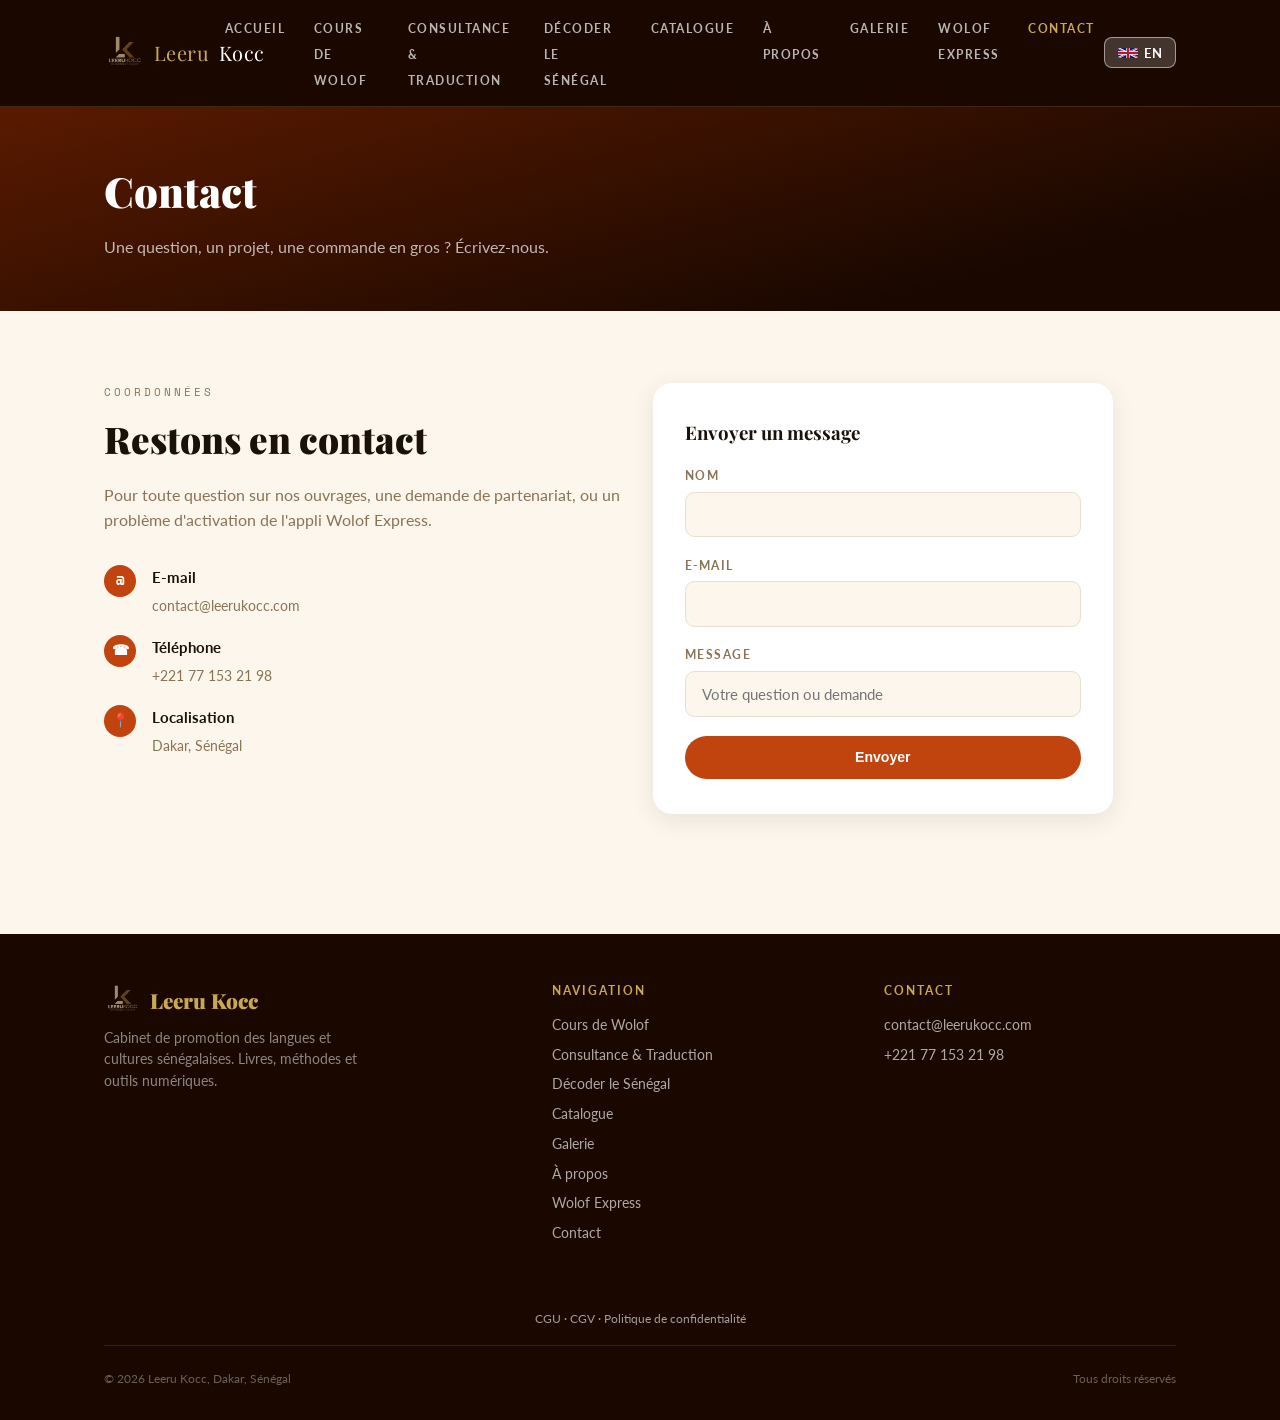
<file: contact.html>
<!DOCTYPE html>
<html lang="fr">
<head>
<meta charset="UTF-8">
<meta name="viewport" content="width=device-width, initial-scale=1.0">
<title>Contact : Leeru Kocc</title>
<link href="https://fonts.googleapis.com/css2?family=Playfair+Display:ital,wght@0,700;0,900;1,400&family=Lato:wght@400;700&family=Space+Mono:wght@400;700&display=swap" rel="stylesheet">
<link rel="stylesheet" href="assets/style.css">
<link rel="icon" type="image/x-icon" href="/favicon.ico">
<link rel="icon" type="image/png" sizes="32x32" href="/assets/img/favicon-32x32.png">
<link rel="icon" type="image/png" sizes="16x16" href="/assets/img/favicon-16x16.png">
<link rel="apple-touch-icon" sizes="180x180" href="/assets/img/apple-touch-icon.png">
<meta property="og:type" content="website">
<meta property="og:site_name" content="Leeru Kocc">
<meta property="og:title" content="Contact : Leeru Kocc">
<meta property="og:description" content="Contactez Leeru Kocc pour vos projets de formation, traduction ou consultance linguistique.">
<meta property="og:image" content="https://leerukocc.com/assets/img/og-image-site.jpg">
<meta property="og:image:width" content="1200">
<meta property="og:image:height" content="630">
<meta property="og:url" content="https://leerukocc.com/contact.html">
<meta name="twitter:card" content="summary_large_image">
<meta name="twitter:title" content="Contact : Leeru Kocc">
<meta name="twitter:description" content="Contactez Leeru Kocc pour vos projets de formation, traduction ou consultance linguistique.">
<meta name="twitter:image" content="https://leerukocc.com/assets/img/og-image-site.jpg">
<link rel="canonical" href="https://leerukocc.com/contact.html">
<script type="application/ld+json">
{
  "@context": "https://schema.org",
  "@type": "ContactPage",
  "mainEntity": {
    "@type": "Organization",
    "name": "Leeru Kocc",
    "email": "contact@leerukocc.com",
    "telephone": "+221771532198",
    "address": {
      "@type": "PostalAddress",
      "addressLocality": "Dakar",
      "addressCountry": "SN"
    }
  }
}
</script>
</head>
<body data-page="contact">

<nav class="site-nav">
  <div class="wrap">
    <a href="index.html" class="brand"><img src="assets/img/logo-leeru-kocc.png" alt="Leeru Kocc"> <span style="color:var(--or);">Leeru</span><span style="color:#FFF;"> Kocc</span></a>
    <button class="nav-toggle" id="navToggle" aria-label="Menu">☰</button>
    <ul class="nav-links" id="navLinks">
      <li><a href="index.html" data-i18n="nav_accueil">Accueil</a></li>
      <li><a href="cours.html" data-i18n="nav_cours">Cours de Wolof</a></li>
      <li><a href="consultance.html" data-i18n="nav_consultance">Consultance &amp; Traduction</a></li>
      <li><a href="decoder-le-senegal.html" data-i18n="nav_decoder">Décoder le Sénégal</a></li>
      <li><a href="catalogue.html" data-i18n="nav_catalogue">Catalogue</a></li>
      <li><a href="a-propos.html" data-i18n="nav_apropos">À propos</a></li>
      <li><a href="galerie.html" data-i18n="nav_galerie">Galerie</a></li>
      <li><a href="wolof-express.html" data-i18n="nav_wolofExpress">Wolof Express</a></li>
      <li><a href="contact.html" class="active" data-i18n="nav_contact">Contact</a></li>
    </ul>
  </div>
</nav>

<header class="page-hero">
  <div class="wrap">
    <h1 data-i18n="cta_h1">Contact</h1>
    <p data-i18n="cta_heroP">Une question, un projet, une commande en gros ? Écrivez-nous.</p>
  </div>
</header>

<section>
  <div class="wrap">
    <div class="grid grid-2">
      <div>
        <div class="section-label" data-i18n="cta_coordLabel">Coordonnées</div>
        <h2 class="section-title" data-i18n="cta_coordTitle">Restons en contact</h2>
        <p style="margin-bottom:1.5rem;color:var(--brun-clair);" data-i18n="cta_coordP">Pour toute question sur nos ouvrages, une demande de partenariat, ou un problème d'activation de l'appli Wolof Express.</p>
        <div class="steps">
          <div class="step">
            <div class="step-num">@</div>
            <div class="step-text"><strong data-i18n="cta_stepEmailTitle">E-mail</strong><span>contact@leerukocc.com</span></div>
          </div>
          <div class="step">
            <div class="step-num">☎</div>
            <div class="step-text"><strong data-i18n="cta_stepTelTitle">Téléphone</strong><span>+221 77 153 21 98</span></div>
          </div>
          <div class="step">
            <div class="step-num">📍</div>
            <div class="step-text"><strong data-i18n="cta_stepLocTitle">Localisation</strong><span data-i18n="cta_stepLocVal">Dakar, Sénégal</span></div>
          </div>
        </div>
      </div>

      <div class="form-card">
        <h3 style="font-family:'Playfair Display',serif;margin-bottom:1.2rem;" data-i18n="cta_formTitle">Envoyer un message</h3>
        <form id="contactForm">
          <div class="field">
            <label for="nom" data-i18n="cta_labelNom">Nom</label>
            <input type="text" id="nom" name="nom" required>
          </div>
          <div class="field">
            <label for="email" data-i18n="cta_labelEmail">E-mail</label>
            <input type="email" id="email" name="email" required>
          </div>
          <div class="field">
            <label for="message" data-i18n="cta_labelMessage">Message</label>
            <input type="text" id="message" name="message" required placeholder="Votre question ou demande">
          </div>
          <button type="submit" class="btn btn-terracotta" style="width:100%;justify-content:center;" data-i18n="cta_btnEnvoyer">Envoyer</button>
          <div class="form-msg" id="contactMsg"></div>
        </form>
      </div>
    </div>
  </div>
</section>

<footer class="site-footer">
  <div class="wrap">
    <div class="footer-grid">
      <div>
        <div class="footer-brand" style="display:flex;align-items:center;gap:0.6rem;"><img src="assets/img/logo-leeru-kocc.png" alt="Leeru Kocc" style="height:36px;"> Leeru Kocc</div>
        <p class="footer-tagline" data-i18n="footer_tagline_a">Cabinet de promotion des langues et cultures sénégalaises. Livres, méthodes et outils numériques.</p>
      </div>
      <div class="footer-col">
        <h4 data-i18n="footer_navTitle">Navigation</h4>
        <a href="cours.html" data-i18n="nav_cours">Cours de Wolof</a>
        <a href="consultance.html" data-i18n="nav_consultance">Consultance &amp; Traduction</a>
        <a href="decoder-le-senegal.html" data-i18n="nav_decoder">Décoder le Sénégal</a>
        <a href="catalogue.html" data-i18n="nav_catalogue">Catalogue</a>
        <a href="galerie.html" data-i18n="nav_galerie">Galerie</a>
        <a href="a-propos.html" data-i18n="nav_apropos">À propos</a>
        <a href="wolof-express.html" data-i18n="nav_wolofExpress">Wolof Express</a>
        <a href="contact.html" data-i18n="nav_contact">Contact</a>
      </div>
      <div class="footer-col">
        <h4 data-i18n="footer_contactTitle">Contact</h4>
        <p>contact@leerukocc.com</p>
        <p>+221 77 153 21 98</p>
      </div>
    </div>
    <div class="footer-legal" style="text-align:center;padding:1rem 0;font-size:0.78rem;">
      <a href="cgu.html">CGU</a> · <a href="cgv.html">CGV</a> · <a href="confidentialite.html">Politique de confidentialité</a>
    </div>
    <div class="footer-bottom">
      <span>© 2026 Leeru Kocc, Dakar, Sénégal</span>
      <span data-i18n="footer_rights">Tous droits réservés</span>
    </div>
  </div>
</footer>

<script src="assets/script.js"></script>
<script src="assets/i18n.js"></script>
<script>
document.getElementById('contactForm').addEventListener('submit', function(e){
  e.preventDefault();
  const msg = document.getElementById('contactMsg');
  msg.className = 'form-msg show success';
  msg.textContent = "Formulaire à connecter (Netlify Forms ou Airtable) : voir README.md.";
});
</script>
</body>
</html>
</file>
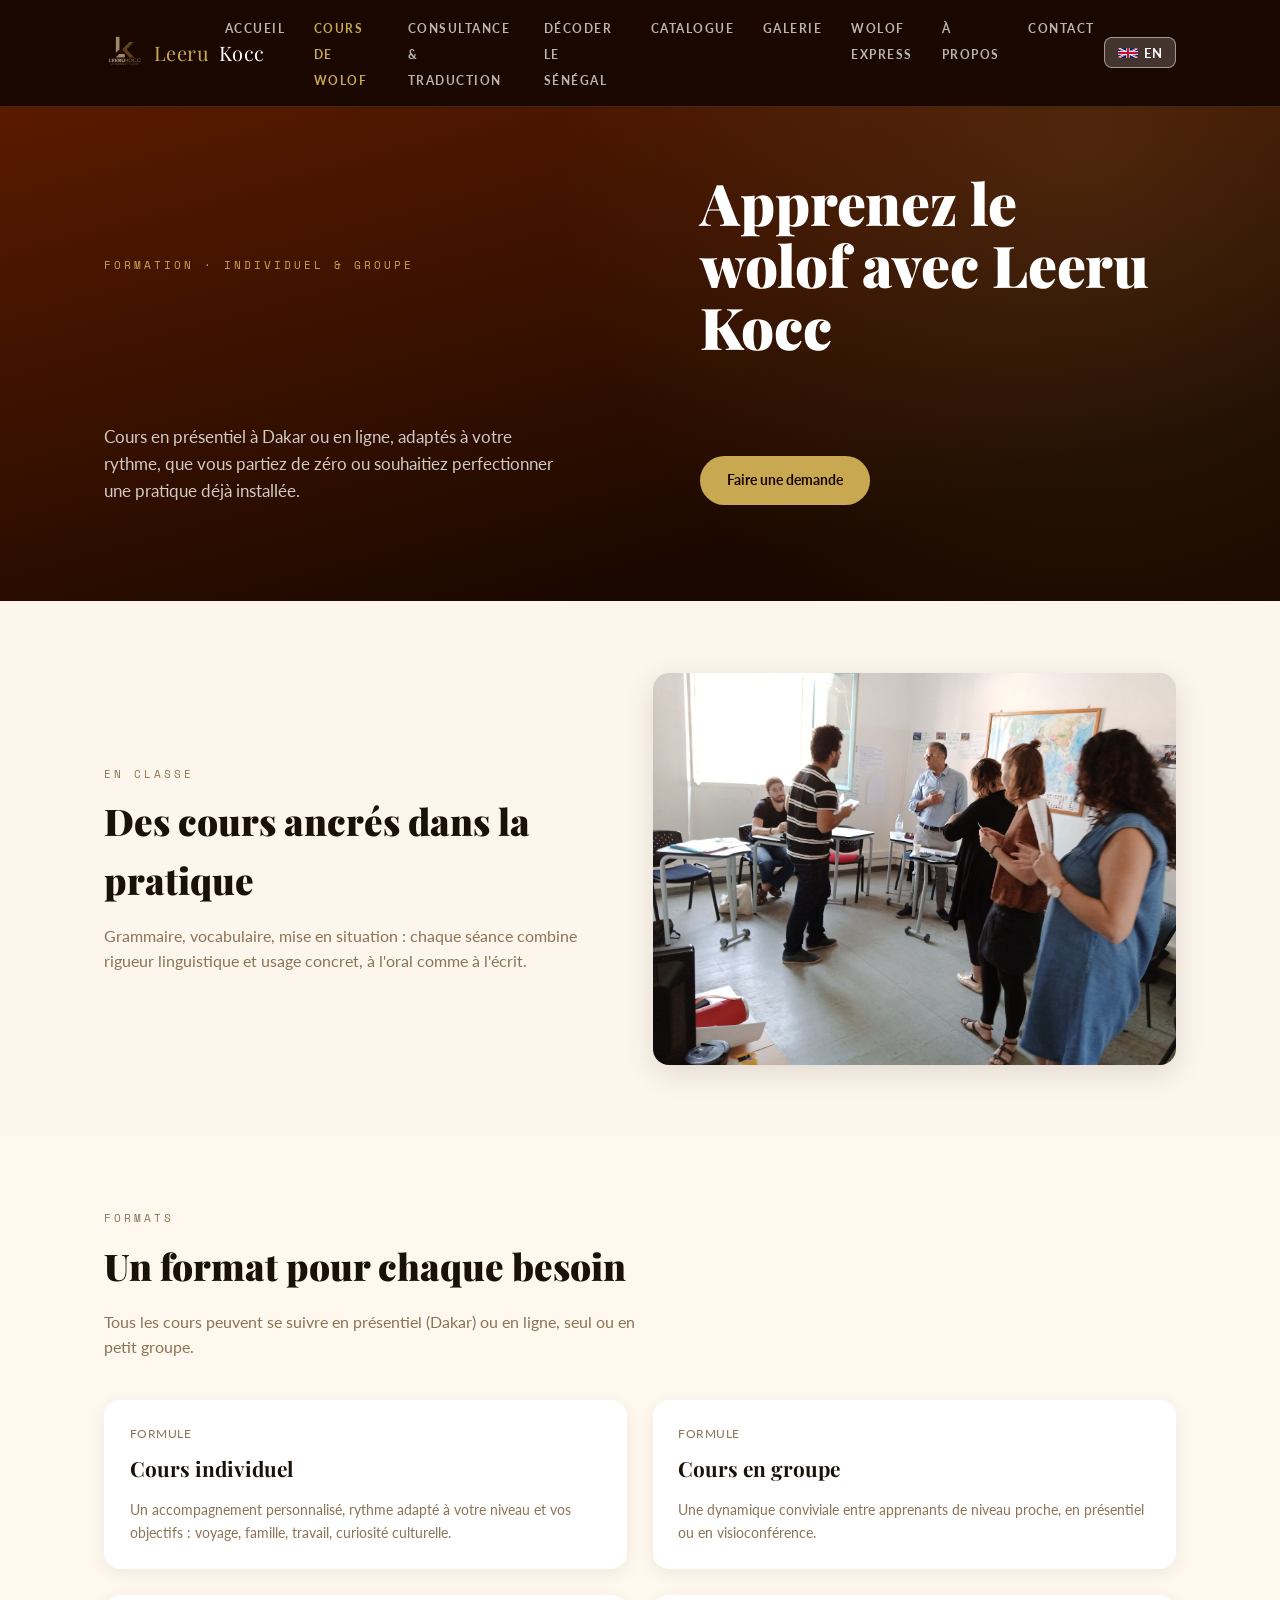
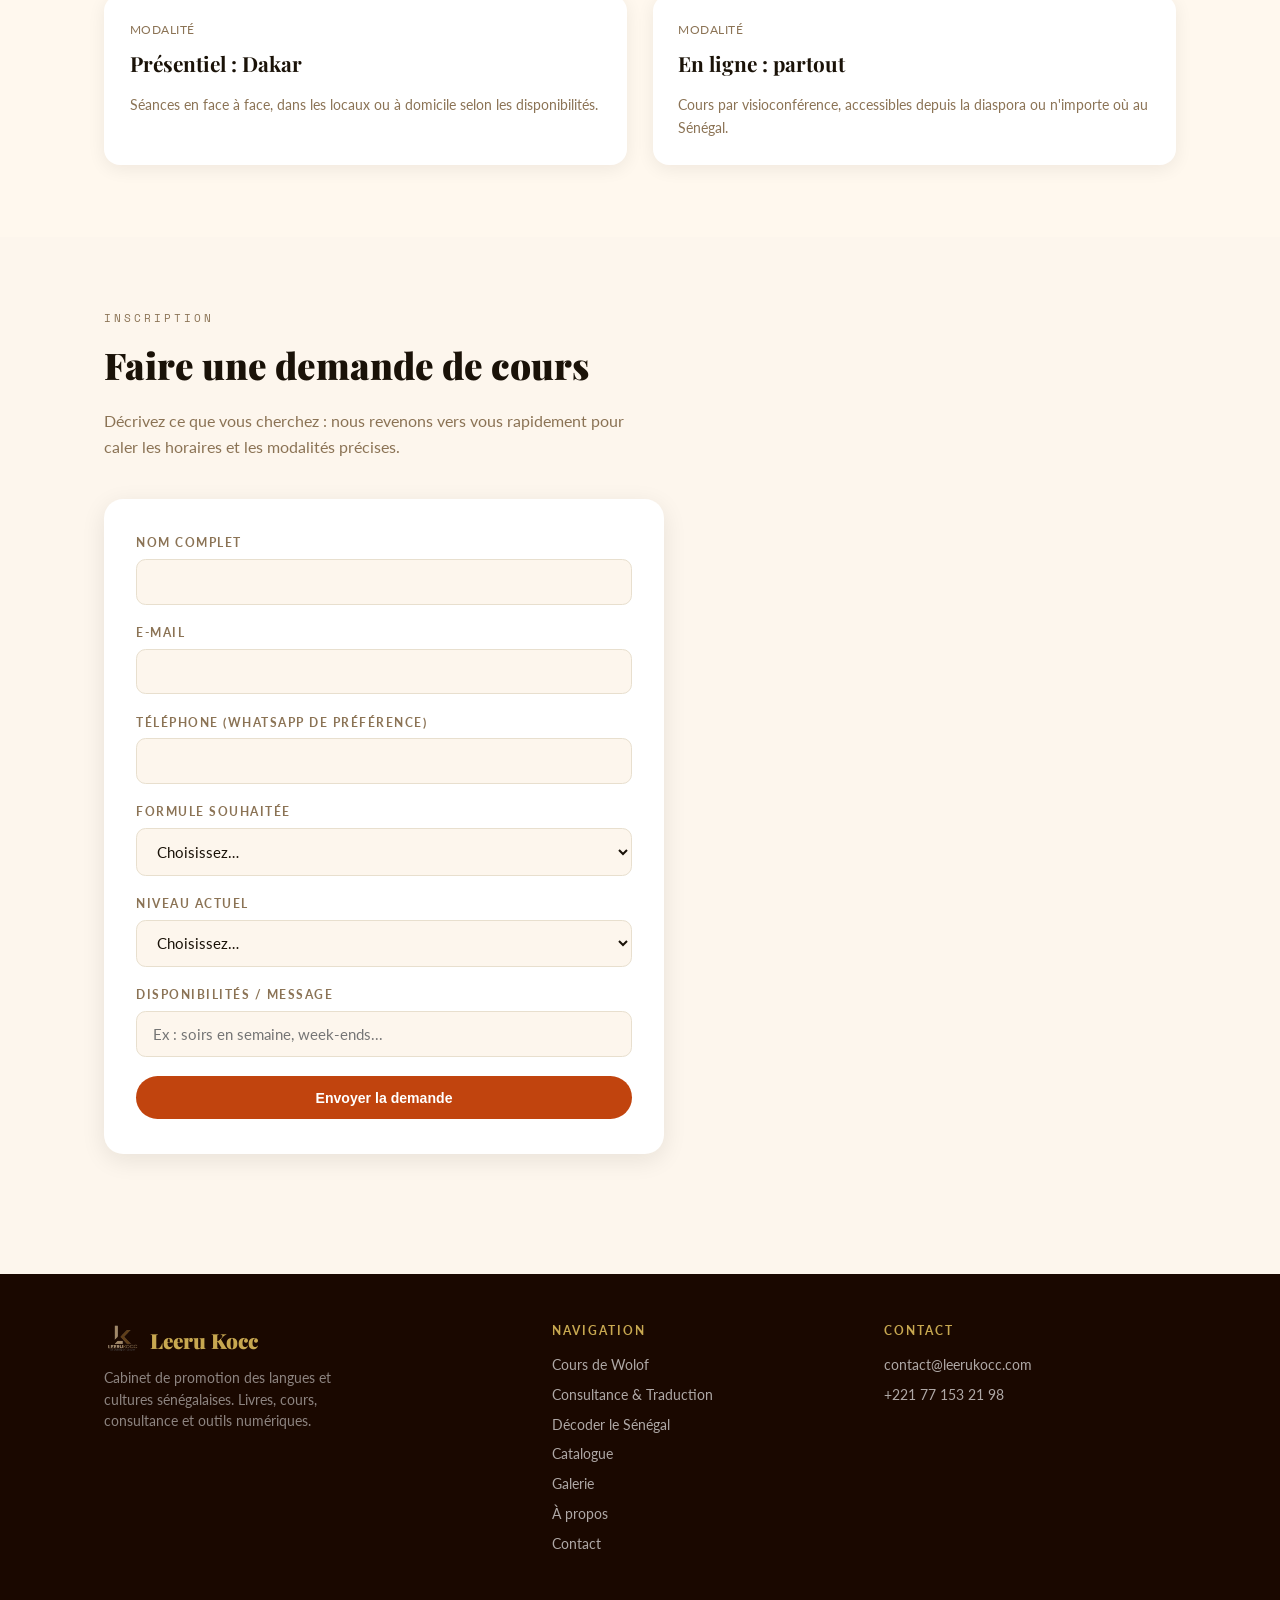
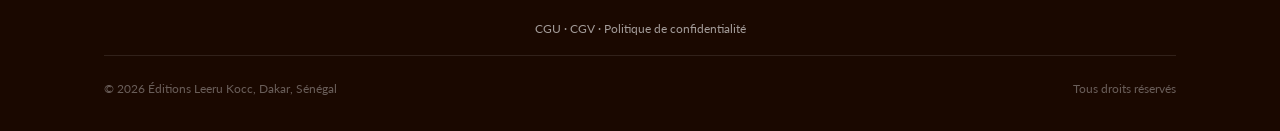
<file: cours.html>
<!DOCTYPE html>
<html lang="fr">
<head>
<meta charset="UTF-8">
<meta name="viewport" content="width=device-width, initial-scale=1.0">
<title>Cours de Wolof : Leeru Kocc</title>
<meta name="description" content="Cours de wolof individuels ou en groupe, en présentiel ou en ligne, avec Leeru Kocc.">
<link rel="canonical" href="https://leerukocc.com/cours.html">
<link href="https://fonts.googleapis.com/css2?family=Playfair+Display:ital,wght@0,700;0,900;1,400&family=Lato:wght@400;700&family=Space+Mono:wght@400;700&display=swap" rel="stylesheet">
<link rel="stylesheet" href="assets/style.css">
<link rel="icon" type="image/x-icon" href="/favicon.ico">
<link rel="icon" type="image/png" sizes="32x32" href="/assets/img/favicon-32x32.png">
<link rel="icon" type="image/png" sizes="16x16" href="/assets/img/favicon-16x16.png">
<link rel="apple-touch-icon" sizes="180x180" href="/assets/img/apple-touch-icon.png">
<meta property="og:type" content="website">
<meta property="og:site_name" content="Leeru Kocc">
<meta property="og:title" content="Cours de Wolof : Leeru Kocc">
<meta property="og:description" content="Cours de wolof individuels ou en groupe, en présentiel ou en ligne, avec Leeru Kocc.">
<meta property="og:image" content="https://leerukocc.com/assets/img/og-image-site.jpg">
<meta property="og:image:width" content="1200">
<meta property="og:image:height" content="630">
<meta property="og:url" content="https://leerukocc.com/cours.html">
<meta name="twitter:card" content="summary_large_image">
<meta name="twitter:title" content="Cours de Wolof : Leeru Kocc">
<meta name="twitter:description" content="Cours de wolof individuels ou en groupe, en présentiel ou en ligne, avec Leeru Kocc.">
<meta name="twitter:image" content="https://leerukocc.com/assets/img/og-image-site.jpg">
<script type="application/ld+json">
{
  "@context": "https://schema.org",
  "@type": "Course",
  "name": "Cours de Wolof",
  "description": "Cours de wolof individuels ou en groupe, en présentiel à Dakar ou en ligne, tous niveaux.",
  "provider": {
    "@type": "Organization",
    "name": "Leeru Kocc",
    "sameAs": "https://leerukocc.com/"
  },
  "hasCourseInstance": [
    {
      "@type": "CourseInstance",
      "courseMode": "onsite",
      "location": {
        "@type": "Place",
        "name": "Dakar, Sénégal"
      }
    },
    {
      "@type": "CourseInstance",
      "courseMode": "online"
    }
  ]
}
</script>
</head>
<body data-page="cours">

<nav class="site-nav">
  <div class="wrap">
    <a href="index.html" class="brand"><img src="assets/img/logo-leeru-kocc.png" alt="Leeru Kocc"> <span style="color:var(--or);">Leeru</span><span style="color:#FFF;"> Kocc</span></a>
    <button class="nav-toggle" id="navToggle" aria-label="Menu">☰</button>
    <ul class="nav-links" id="navLinks">
      <li><a href="index.html" data-i18n="nav_accueil">Accueil</a></li>
      <li><a href="cours.html" class="active" data-i18n="nav_cours">Cours de Wolof</a></li>
      <li><a href="consultance.html" data-i18n="nav_consultance">Consultance &amp; Traduction</a></li>
      <li><a href="decoder-le-senegal.html" data-i18n="nav_decoder">Décoder le Sénégal</a></li>
      <li><a href="catalogue.html" data-i18n="nav_catalogue">Catalogue</a></li>
      <li><a href="galerie.html" data-i18n="nav_galerie">Galerie</a></li>
      <li><a href="wolof-express.html" data-i18n="nav_wolofExpress">Wolof Express</a></li>
      <li><a href="a-propos.html" data-i18n="nav_apropos">À propos</a></li>
      <li><a href="contact.html" data-i18n="nav_contact">Contact</a></li>
    </ul>
  </div>
</nav>

<header class="hero">
  <div class="wrap">
    <div class="hero-eyebrow" data-i18n="crs_heroEyebrow">Formation · Individuel &amp; groupe</div>
    <h1 data-i18n="crs_h1">Apprenez le wolof avec Leeru Kocc</h1>
    <p data-i18n="crs_heroP">Cours en présentiel à Dakar ou en ligne, adaptés à votre rythme, que vous partiez de zéro ou souhaitiez perfectionner une pratique déjà installée.</p>
    <div class="hero-actions">
      <a href="#inscription" class="btn btn-primary" data-i18n="crs_btnDemande">Faire une demande</a>
    </div>
  </div>
</header>

<section>
  <div class="wrap">
    <div class="grid grid-2" style="align-items:center;">
      <div class="reveal">
        <div class="section-label" data-i18n="crs_practLabel">En classe</div>
        <h2 class="section-title" data-i18n="crs_practTitle">Des cours ancrés dans la pratique</h2>
        <p style="color:var(--brun-clair);" data-i18n="crs_practP">Grammaire, vocabulaire, mise en situation : chaque séance combine rigueur linguistique et usage concret, à l'oral comme à l'écrit.</p>
      </div>
      <div class="photo-feature reveal" style="aspect-ratio:4/3;">
        <img src="assets/img/cours-institut-francais-1.jpg" alt="Cours de wolof en groupe">
      </div>
    </div>
  </div>
</section>

<section style="background:#FFF8EE;">
  <div class="wrap">
    <div class="section-label" data-i18n="crs_formatsLabel">Formats</div>
    <h2 class="section-title" data-i18n="crs_formatsTitle">Un format pour chaque besoin</h2>
    <p class="section-intro" data-i18n="crs_formatsIntro">Tous les cours peuvent se suivre en présentiel (Dakar) ou en ligne, seul ou en petit groupe.</p>

    <div class="grid grid-2">
      <div class="card reveal" style="padding:1.6rem;">
        <div class="book-meta" data-i18n="crs_c1Meta">Formule</div>
        <h3 style="font-family:'Playfair Display',serif;font-size:1.3rem;margin:0.3rem 0 0.8rem;" data-i18n="crs_c1Title">Cours individuel</h3>
        <p style="font-size:0.9rem;color:var(--brun-clair);" data-i18n="crs_c1P">Un accompagnement personnalisé, rythme adapté à votre niveau et vos objectifs : voyage, famille, travail, curiosité culturelle.</p>
      </div>
      <div class="card reveal" style="padding:1.6rem;">
        <div class="book-meta" data-i18n="crs_c2Meta">Formule</div>
        <h3 style="font-family:'Playfair Display',serif;font-size:1.3rem;margin:0.3rem 0 0.8rem;" data-i18n="crs_c2Title">Cours en groupe</h3>
        <p style="font-size:0.9rem;color:var(--brun-clair);" data-i18n="crs_c2P">Une dynamique conviviale entre apprenants de niveau proche, en présentiel ou en visioconférence.</p>
      </div>
      <div class="card reveal" style="padding:1.6rem;">
        <div class="book-meta" data-i18n="crs_c3Meta">Modalité</div>
        <h3 style="font-family:'Playfair Display',serif;font-size:1.3rem;margin:0.3rem 0 0.8rem;" data-i18n="crs_c3Title">Présentiel : Dakar</h3>
        <p style="font-size:0.9rem;color:var(--brun-clair);" data-i18n="crs_c3P">Séances en face à face, dans les locaux ou à domicile selon les disponibilités.</p>
      </div>
      <div class="card reveal" style="padding:1.6rem;">
        <div class="book-meta" data-i18n="crs_c4Meta">Modalité</div>
        <h3 style="font-family:'Playfair Display',serif;font-size:1.3rem;margin:0.3rem 0 0.8rem;" data-i18n="crs_c4Title">En ligne : partout</h3>
        <p style="font-size:0.9rem;color:var(--brun-clair);" data-i18n="crs_c4P">Cours par visioconférence, accessibles depuis la diaspora ou n'importe où au Sénégal.</p>
      </div>
    </div>
  </div>
</section>

<section id="inscription">
  <div class="wrap">
    <div class="section-label" data-i18n="crs_inscriptionLabel">Inscription</div>
    <h2 class="section-title" data-i18n="crs_inscriptionTitle">Faire une demande de cours</h2>
    <p class="section-intro" data-i18n="crs_inscriptionIntro">Décrivez ce que vous cherchez : nous revenons vers vous rapidement pour caler les horaires et les modalités précises.</p>

    <div class="form-card" style="max-width:560px;">
      <form id="coursForm">
        <div class="field">
          <label for="nom" data-i18n="crs_labelNom">Nom complet</label>
          <input type="text" id="nom" name="nom" required>
        </div>
        <div class="field">
          <label for="email" data-i18n="crs_labelEmail">E-mail</label>
          <input type="email" id="email" name="email" required>
        </div>
        <div class="field">
          <label for="telephone" data-i18n="crs_labelTel">Téléphone (WhatsApp de préférence)</label>
          <input type="tel" id="telephone" name="telephone" required>
        </div>
        <div class="field">
          <label for="formule" data-i18n="crs_labelFormule">Formule souhaitée</label>
          <select id="formule" name="formule" required style="width:100%;padding:0.8rem 1rem;border:1.5px solid #E8DFCE;border-radius:0.6rem;font-size:0.95rem;font-family:'Lato',sans-serif;background:var(--creme);color:var(--brun);">
            <option value="" data-i18n="msg_choose">Choisissez…</option>
            <option value="individuel-presentiel" data-i18n="crs_opt1">Individuel : Présentiel</option>
            <option value="individuel-ligne" data-i18n="crs_opt2">Individuel : En ligne</option>
            <option value="groupe-presentiel" data-i18n="crs_opt3">Groupe : Présentiel</option>
            <option value="groupe-ligne" data-i18n="crs_opt4">Groupe : En ligne</option>
            <option value="pas-sur" data-i18n="crs_opt5">Pas encore décidé</option>
          </select>
        </div>
        <div class="field">
          <label for="niveau" data-i18n="crs_labelNiveau">Niveau actuel</label>
          <select id="niveau" name="niveau" required style="width:100%;padding:0.8rem 1rem;border:1.5px solid #E8DFCE;border-radius:0.6rem;font-size:0.95rem;font-family:'Lato',sans-serif;background:var(--creme);color:var(--brun);">
            <option value="" data-i18n="msg_choose">Choisissez…</option>
            <option value="debutant" data-i18n="crs_niv1">Débutant complet</option>
            <option value="quelques-notions" data-i18n="crs_niv2">Quelques notions</option>
            <option value="intermediaire" data-i18n="crs_niv3">Intermédiaire</option>
            <option value="avance" data-i18n="crs_niv4">Avancé : perfectionnement</option>
          </select>
        </div>
        <div class="field">
          <label for="disponibilites" data-i18n="crs_labelDispo">Disponibilités / message</label>
          <input type="text" id="disponibilites" name="disponibilites" placeholder="Ex : soirs en semaine, week-ends..." data-i18n-placeholder="crs_placeholderDispo">
        </div>
        <button type="submit" class="btn btn-terracotta" style="width:100%;justify-content:center;" id="coursBtn" data-i18n="crs_btnEnvoyer">Envoyer la demande</button>
        <div class="form-msg" id="coursMsg"></div>
      </form>
    </div>
  </div>
</section>

<footer class="site-footer">
  <div class="wrap">
    <div class="footer-grid">
      <div>
        <div class="footer-brand" style="display:flex;align-items:center;gap:0.6rem;"><img src="assets/img/logo-leeru-kocc.png" alt="Leeru Kocc" style="height:36px;"> Leeru Kocc</div>
        <p class="footer-tagline" data-i18n="footer_tagline_b">Cabinet de promotion des langues et cultures sénégalaises. Livres, cours, consultance et outils numériques.</p>
      </div>
      <div class="footer-col">
        <h4 data-i18n="footer_navTitle">Navigation</h4>
        <a href="cours.html" data-i18n="nav_cours">Cours de Wolof</a>
        <a href="consultance.html" data-i18n="nav_consultance">Consultance &amp; Traduction</a>
        <a href="decoder-le-senegal.html" data-i18n="nav_decoder">Décoder le Sénégal</a>
        <a href="catalogue.html" data-i18n="nav_catalogue">Catalogue</a>
        <a href="galerie.html" data-i18n="nav_galerie">Galerie</a>
        <a href="a-propos.html" data-i18n="nav_apropos">À propos</a>
        <a href="contact.html" data-i18n="nav_contact">Contact</a>
      </div>
      <div class="footer-col">
        <h4 data-i18n="footer_contactTitle">Contact</h4>
        <p>contact@leerukocc.com</p>
        <p>+221 77 153 21 98</p>
      </div>
    </div>
    <div class="footer-legal" style="text-align:center;padding:1rem 0;font-size:0.78rem;">
      <a href="cgu.html">CGU</a> · <a href="cgv.html">CGV</a> · <a href="confidentialite.html">Politique de confidentialité</a>
    </div>
    <div class="footer-bottom">
      <span>© 2026 Éditions Leeru Kocc, Dakar, Sénégal</span>
      <span data-i18n="footer_rights">Tous droits réservés</span>
    </div>
  </div>
</footer>

<script src="assets/script.js"></script>
<script src="assets/i18n.js"></script>
<script>
document.getElementById('coursForm').addEventListener('submit', async function(e){
  e.preventDefault();
  const msg = document.getElementById('coursMsg');
  const btn = document.getElementById('coursBtn');
  const T = (key, fallback) => (window.leerukoccT && window.leerukoccT(key)) || fallback;
  const data = {
    nom: document.getElementById('nom').value.trim(),
    email: document.getElementById('email').value.trim(),
    telephone: document.getElementById('telephone').value.trim(),
    formule: document.getElementById('formule').value,
    niveau: document.getElementById('niveau').value,
    disponibilites: document.getElementById('disponibilites').value.trim()
  };
  msg.className = 'form-msg show loading';
  msg.textContent = T('msg_sending', 'Envoi en cours…');
  btn.disabled = true;
  try {
    const res = await fetch('/.netlify/functions/submit-request', {
      method: 'POST',
      headers: {'Content-Type':'application/json'},
      body: JSON.stringify({ type: 'cours', ...data })
    });
    const result = await res.json();
    if (res.ok && result.success) {
      msg.className = 'form-msg show success';
      msg.textContent = T('msg_sent', 'Demande envoyée ! Nous vous recontactons rapidement.');
      this.reset();
    } else {
      msg.className = 'form-msg show error';
      msg.textContent = result.message || T('msg_sendError', "Erreur lors de l'envoi. Réessayez.");
    }
  } catch (err) {
    msg.className = 'form-msg show error';
    msg.textContent = T('msg_connError', 'Erreur de connexion. Réessayez.');
  } finally {
    btn.disabled = false;
  }
});
</script>
</body>
</html>
</file>
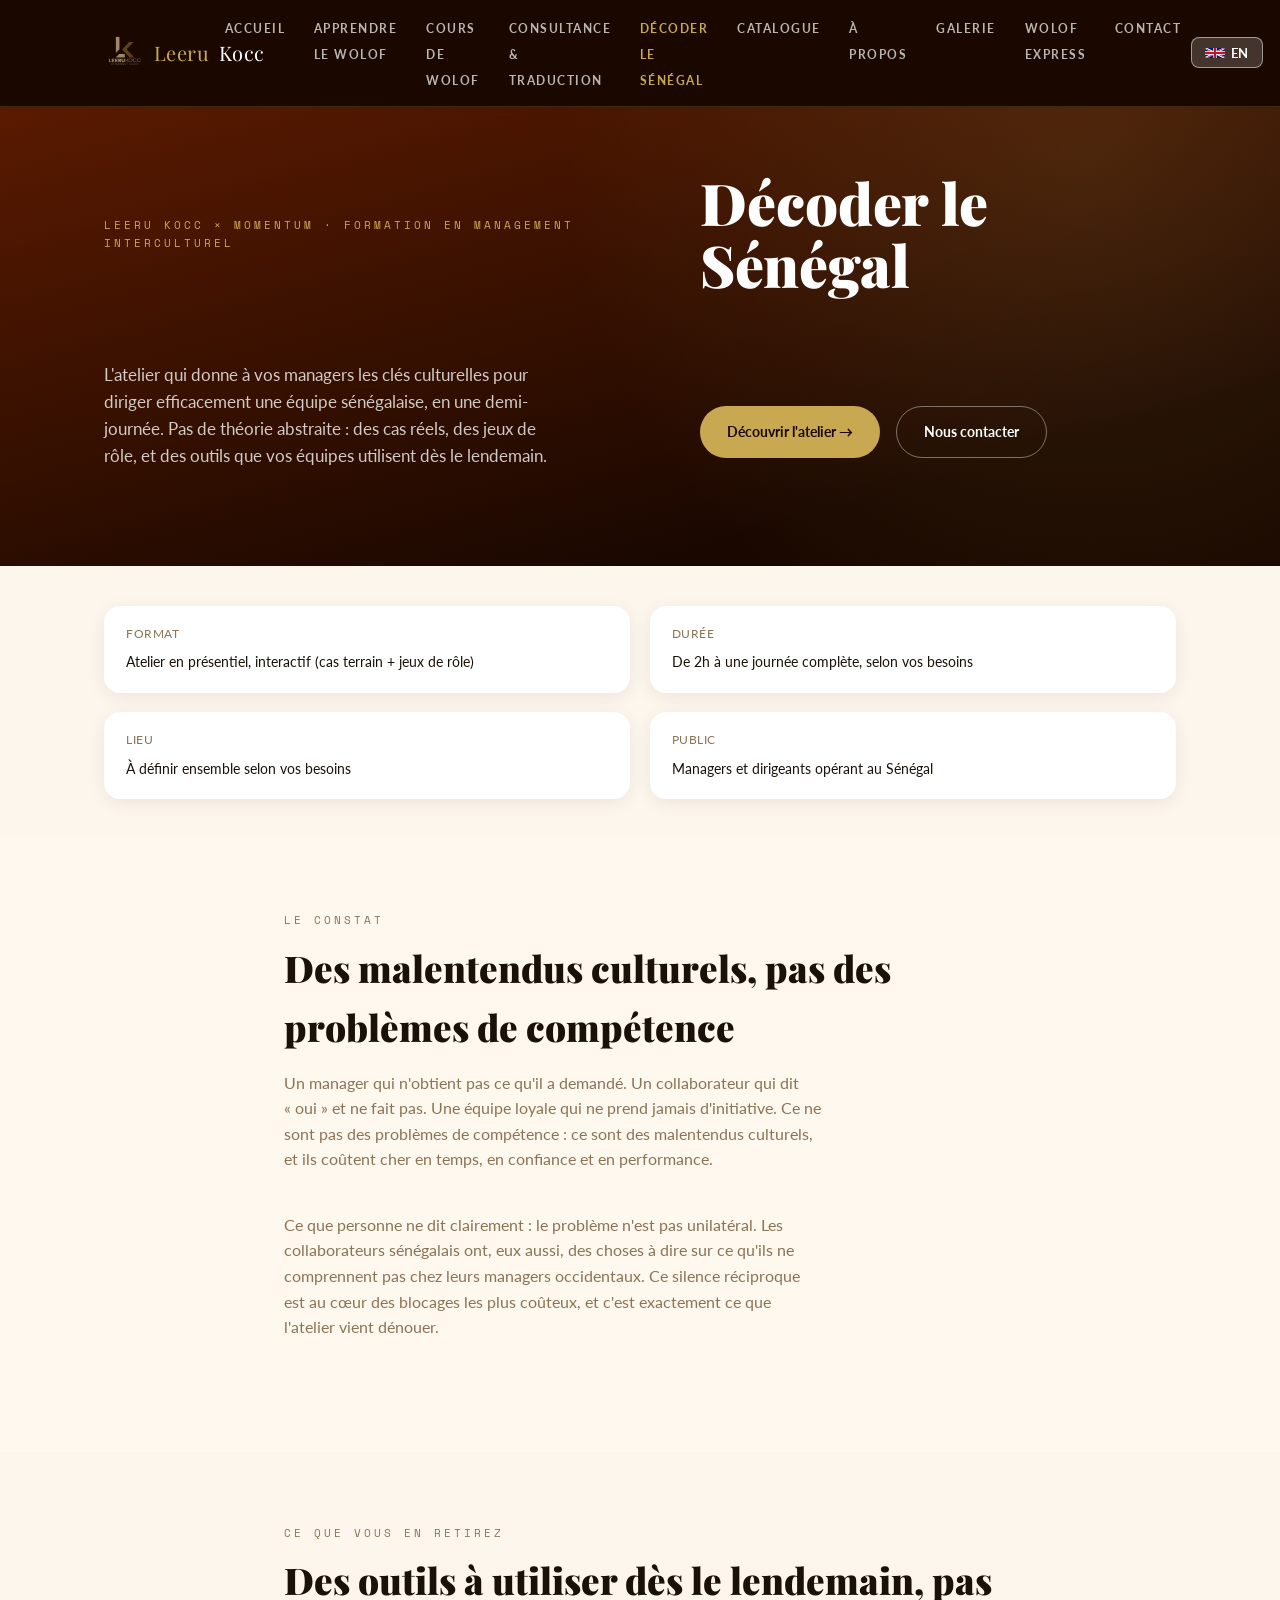
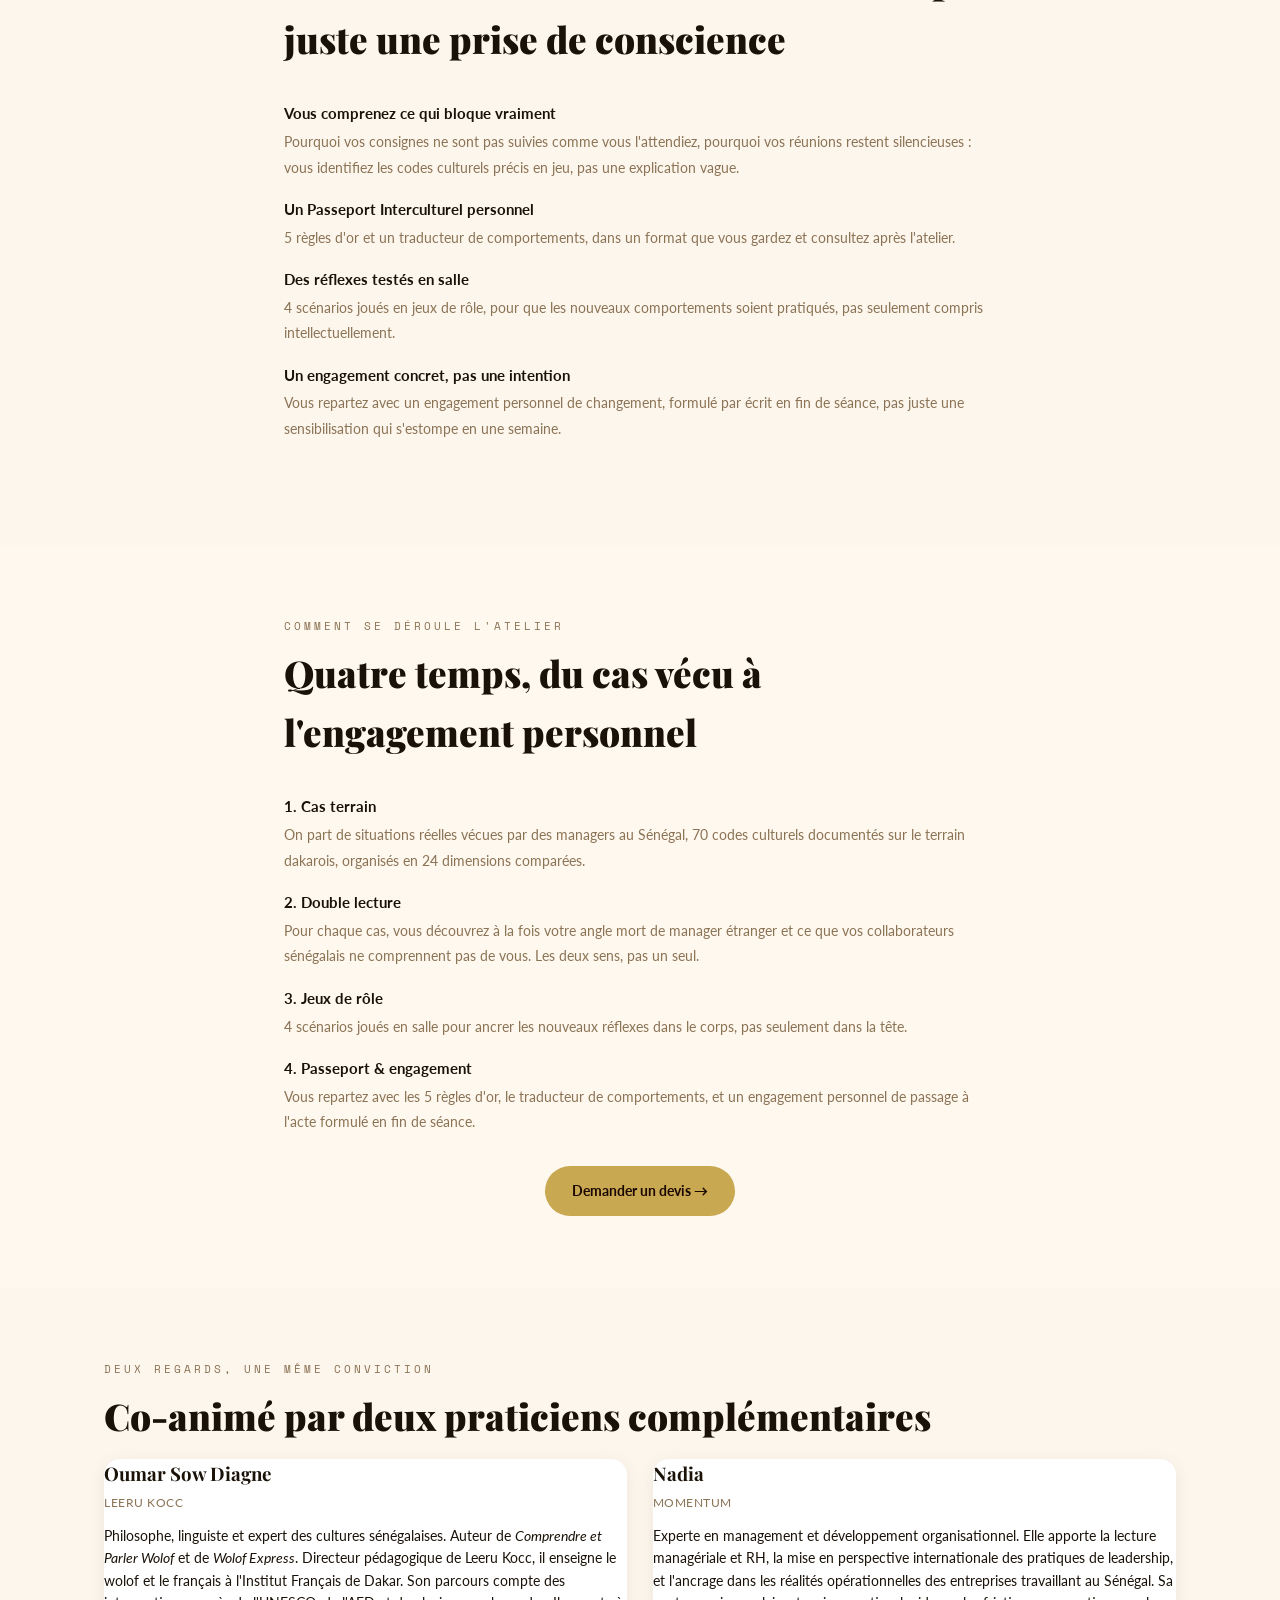
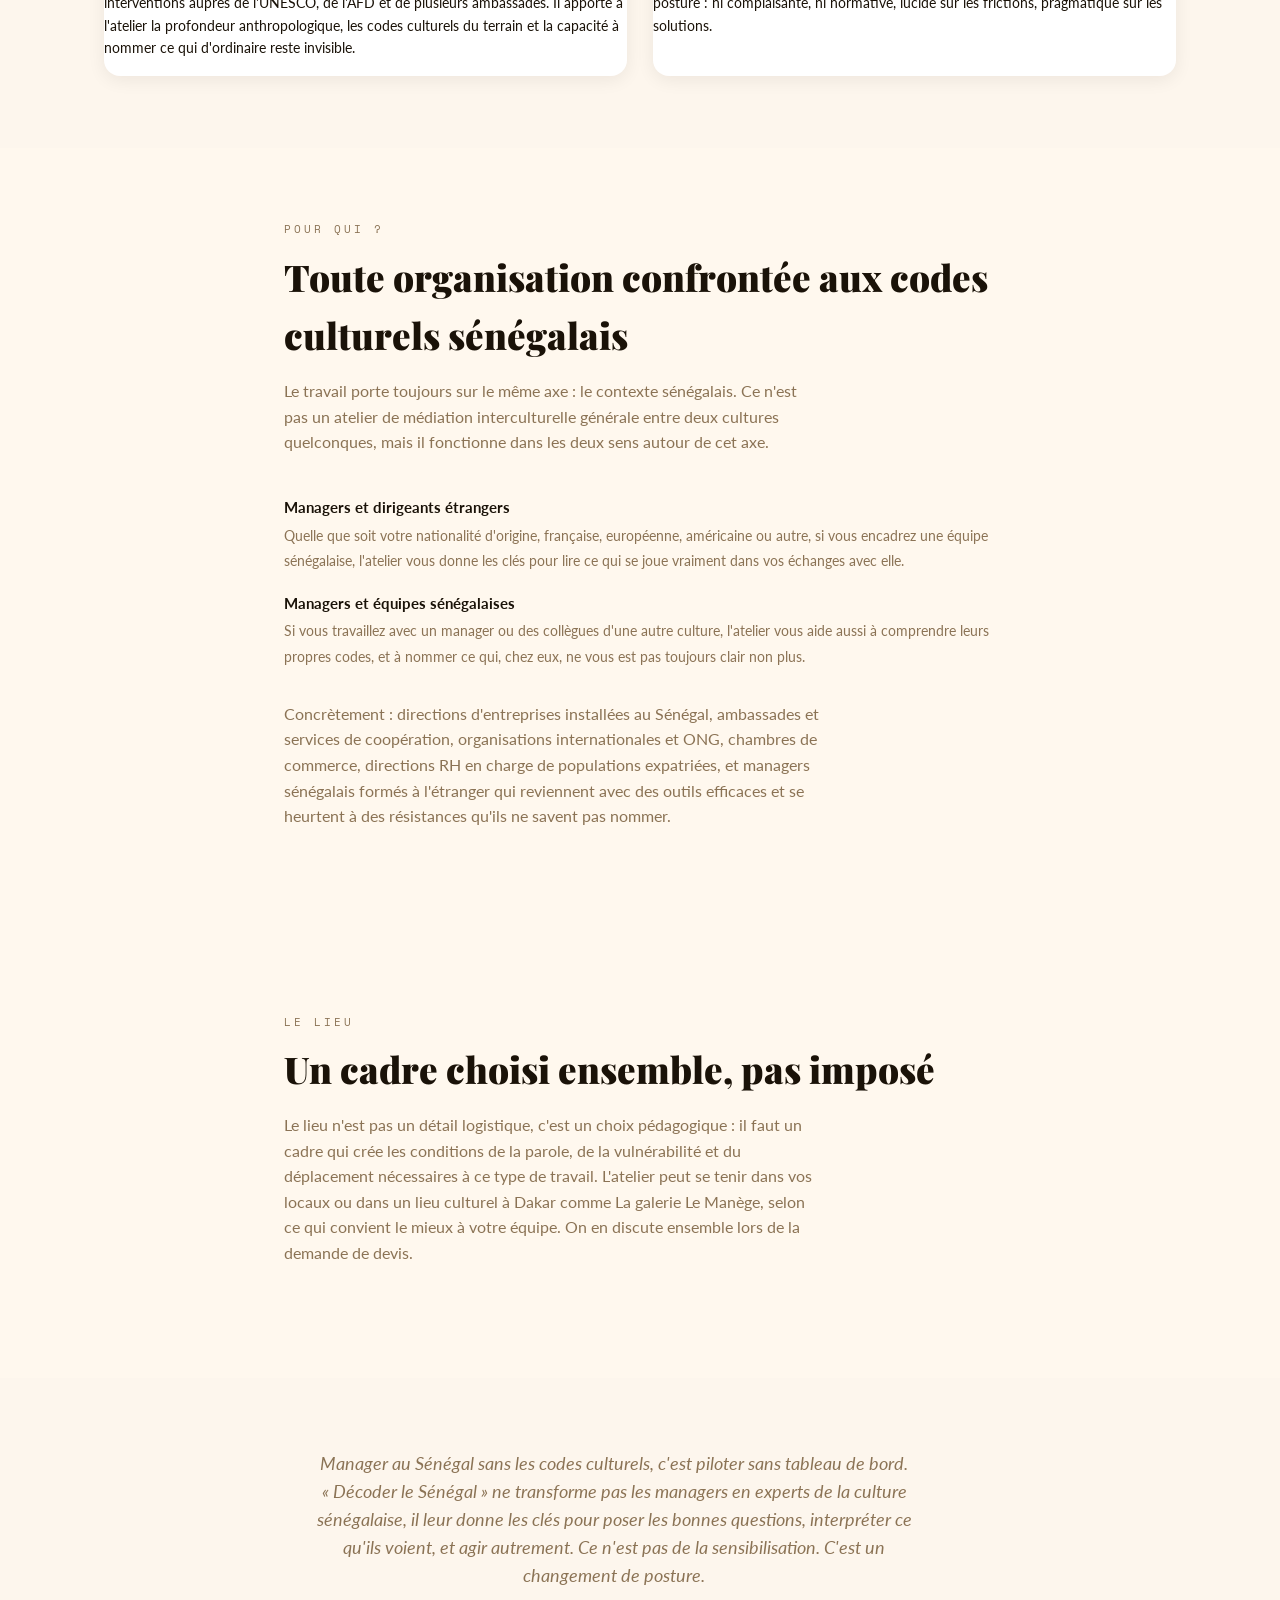
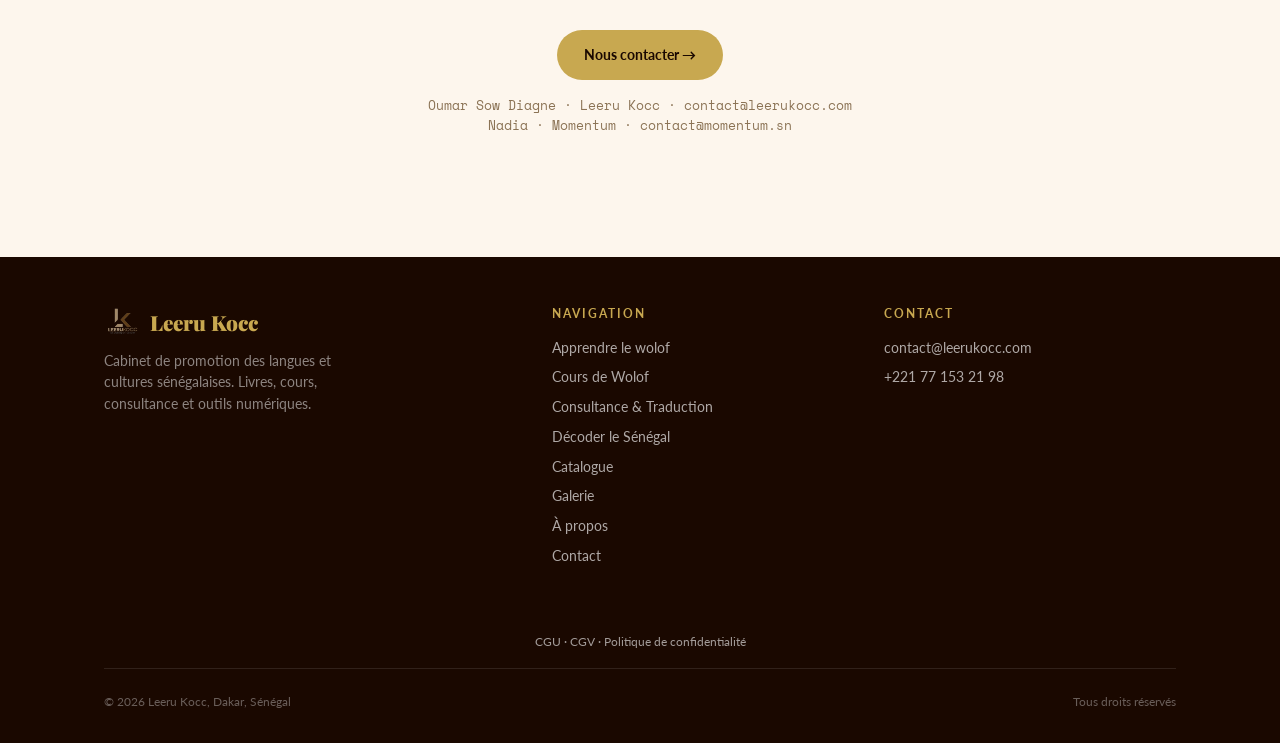
<file: decoder-le-senegal.html>
<!DOCTYPE html>
<html lang="fr">
<head>
<meta charset="UTF-8">
<meta name="viewport" content="width=device-width, initial-scale=1.0">
<title>Décoder le Sénégal, Atelier de management interculturel | Leeru Kocc × Momentum</title>
<meta name="description" content="Décoder le Sénégal : l'atelier de management interculturel qui donne aux managers et dirigeants les clés culturelles pour exercer un leadership efficace au Sénégal. Par Leeru Kocc × Momentum.">
<link href="https://fonts.googleapis.com/css2?family=Playfair+Display:ital,wght@0,700;0,900;1,400&family=Lato:wght@400;700&family=Space+Mono:wght@400;700&display=swap" rel="stylesheet">
<link rel="stylesheet" href="assets/style.css">
<link rel="icon" type="image/x-icon" href="/favicon.ico">
<link rel="icon" type="image/png" sizes="32x32" href="/assets/img/favicon-32x32.png">
<link rel="icon" type="image/png" sizes="16x16" href="/assets/img/favicon-16x16.png">
<link rel="apple-touch-icon" sizes="180x180" href="/assets/img/apple-touch-icon.png">
<meta property="og:type" content="website">
<meta property="og:site_name" content="Leeru Kocc">
<meta property="og:title" content="Décoder le Sénégal, Atelier de management interculturel">
<meta property="og:description" content="Les codes culturels invisibles du management au Sénégal, pour mieux performer en équipe. Atelier co-animé par Leeru Kocc et Momentum.">
<meta property="og:image" content="https://leerukocc.com/assets/img/og-image-site.jpg">
<meta property="og:image:width" content="1200">
<meta property="og:image:height" content="630">
<meta property="og:url" content="https://leerukocc.com/decoder-le-senegal.html">
<meta name="twitter:card" content="summary_large_image">
<meta name="twitter:title" content="Décoder le Sénégal, Atelier de management interculturel">
<meta name="twitter:description" content="Les codes culturels invisibles du management au Sénégal, pour mieux performer en équipe. Atelier co-animé par Leeru Kocc et Momentum.">
<link rel="canonical" href="https://leerukocc.com/decoder-le-senegal.html">
</head>
<body data-page="decoderSenegal">

<nav class="site-nav">
  <div class="wrap">
    <a href="index.html" class="brand"><img src="assets/img/logo-leeru-kocc.png" alt="Leeru Kocc"> <span style="color:var(--or);">Leeru</span><span style="color:#FFF;"> Kocc</span></a>
    <button class="nav-toggle" id="navToggle" aria-label="Menu">☰</button>
    <ul class="nav-links" id="navLinks">
      <li><a href="index.html" data-i18n="nav_accueil">Accueil</a></li>
      <li><a href="apprendre-le-wolof.html" data-i18n="nav_apprendreWolof">Apprendre le wolof</a></li>
      <li><a href="cours.html" data-i18n="nav_cours">Cours de Wolof</a></li>
      <li><a href="consultance.html" data-i18n="nav_consultance">Consultance &amp; Traduction</a></li>
      <li><a href="decoder-le-senegal.html" class="active" data-i18n="nav_decoder">Décoder le Sénégal</a></li>
      <li><a href="catalogue.html" data-i18n="nav_catalogue">Catalogue</a></li>
      <li><a href="a-propos.html" data-i18n="nav_apropos">À propos</a></li>
      <li><a href="galerie.html" data-i18n="nav_galerie">Galerie</a></li>
      <li><a href="wolof-express.html" data-i18n="nav_wolofExpress">Wolof Express</a></li>
      <li><a href="contact.html" data-i18n="nav_contact">Contact</a></li>
    </ul>
  </div>
</nav>

<header class="hero">
  <div class="wrap">
    <div class="hero-eyebrow" data-i18n="dec_heroEyebrow">Leeru Kocc &times; Momentum &middot; Formation en management interculturel</div>
    <h1 data-i18n="dec_h1">D&eacute;coder le S&eacute;n&eacute;gal</h1>
    <p data-i18n="dec_heroP">L'atelier qui donne &agrave; vos managers les cl&eacute;s culturelles pour diriger efficacement une &eacute;quipe s&eacute;n&eacute;galaise, en une demi-journ&eacute;e. Pas de th&eacute;orie abstraite : des cas r&eacute;els, des jeux de r&ocirc;le, et des outils que vos &eacute;quipes utilisent d&egrave;s le lendemain.</p>
    <div class="hero-actions">
      <a href="#deroule" class="btn btn-primary" data-i18n="dec_btnFormats">D&eacute;couvrir l'atelier &rarr;</a>
      <a href="contact.html" class="btn btn-outline" data-i18n="dec_btnContact">Nous contacter</a>
    </div>
  </div>
</header>

<section style="padding-top:2.5rem;padding-bottom:2.5rem;">
  <div class="wrap">
    <div class="grid grid-2" style="gap:1.2rem;">
      <div class="card" style="padding:1.2rem 1.4rem;">
        <div class="book-meta" data-i18n="dec_factFormatLabel">Format</div>
        <p class="book-desc" style="margin:0;" data-i18n="dec_factFormat">Atelier en pr&eacute;sentiel, interactif (cas terrain + jeux de r&ocirc;le)</p>
      </div>
      <div class="card" style="padding:1.2rem 1.4rem;">
        <div class="book-meta" data-i18n="dec_factDureeLabel">Dur&eacute;e</div>
        <p class="book-desc" style="margin:0;" data-i18n="dec_factDuree">De 2h &agrave; une journ&eacute;e compl&egrave;te, selon vos besoins</p>
      </div>
      <div class="card" style="padding:1.2rem 1.4rem;">
        <div class="book-meta" data-i18n="dec_factLieuLabel">Lieu</div>
        <p class="book-desc" style="margin:0;" data-i18n="dec_factLieu">&Agrave; d&eacute;finir ensemble selon vos besoins</p>
      </div>
      <div class="card" style="padding:1.2rem 1.4rem;">
        <div class="book-meta" data-i18n="dec_factPublicLabel">Public</div>
        <p class="book-desc" style="margin:0;" data-i18n="dec_factPublic">Managers et dirigeants op&eacute;rant au S&eacute;n&eacute;gal</p>
      </div>
    </div>
  </div>
</section>

<section style="background:#FFF8EE;">
  <div class="wrap" style="max-width:760px;">
    <div class="section-label" data-i18n="dec_s1Label">Le constat</div>
    <h2 class="section-title" data-i18n="dec_s1Title">Des malentendus culturels, pas des problèmes de compétence</h2>
    <p class="section-intro" data-i18n="dec_s1P1">Un manager qui n'obtient pas ce qu'il a demand&eacute;. Un collaborateur qui dit &laquo;&nbsp;oui&nbsp;&raquo; et ne fait pas. Une &eacute;quipe loyale qui ne prend jamais d'initiative. Ce ne sont pas des probl&egrave;mes de comp&eacute;tence : ce sont des malentendus culturels, et ils co&ucirc;tent cher en temps, en confiance et en performance.</p>
    <p class="section-intro" data-i18n="dec_s1P2">Ce que personne ne dit clairement : le probl&egrave;me n'est pas unilat&eacute;ral. Les collaborateurs s&eacute;n&eacute;galais ont, eux aussi, des choses &agrave; dire sur ce qu'ils ne comprennent pas chez leurs managers occidentaux. Ce silence r&eacute;ciproque est au c&oelig;ur des blocages les plus co&ucirc;teux, et c'est exactement ce que l'atelier vient d&eacute;nouer.</p>
  </div>
</section>

<section>
  <div class="wrap" style="max-width:760px;">
    <div class="section-label" data-i18n="dec_s2Label">Ce que vous en retirez</div>
    <h2 class="section-title" data-i18n="dec_s2Title">Des outils à utiliser dès le lendemain, pas juste une prise de conscience</h2>
    <div class="steps">
      <div class="step">
        <div class="step-text"><strong data-i18n="dec_take1Title">Vous comprenez ce qui bloque vraiment</strong><span data-i18n="dec_take1P">Pourquoi vos consignes ne sont pas suivies comme vous l'attendiez, pourquoi vos r&eacute;unions restent silencieuses : vous identifiez les codes culturels pr&eacute;cis en jeu, pas une explication vague.</span></div>
      </div>
      <div class="step">
        <div class="step-text"><strong data-i18n="dec_take2Title">Un Passeport Interculturel personnel</strong><span data-i18n="dec_take2P">5 r&egrave;gles d'or et un traducteur de comportements, dans un format que vous gardez et consultez apr&egrave;s l'atelier.</span></div>
      </div>
      <div class="step">
        <div class="step-text"><strong data-i18n="dec_take3Title">Des r&eacute;flexes test&eacute;s en salle</strong><span data-i18n="dec_take3P">4 sc&eacute;narios jou&eacute;s en jeux de r&ocirc;le, pour que les nouveaux comportements soient pratiqu&eacute;s, pas seulement compris intellectuellement.</span></div>
      </div>
      <div class="step">
        <div class="step-text"><strong data-i18n="dec_take4Title">Un engagement concret, pas une intention</strong><span data-i18n="dec_take4P">Vous repartez avec un engagement personnel de changement, formul&eacute; par &eacute;crit en fin de s&eacute;ance, pas juste une sensibilisation qui s'estompe en une semaine.</span></div>
      </div>
    </div>
  </div>
</section>

<section style="background:#FFF8EE;">
  <div class="wrap" style="max-width:760px;">
    <div id="deroule"></div>
    <div class="section-label" data-i18n="dec_s2bLabel">Comment se déroule l'atelier</div>
    <h2 class="section-title" data-i18n="dec_s2bTitle">Quatre temps, du cas vécu à l'engagement personnel</h2>
    <div class="steps">
      <div class="step">
        <div class="step-text"><strong data-i18n="dec_proc1Title">1. Cas terrain</strong><span data-i18n="dec_proc1P">On part de situations r&eacute;elles v&eacute;cues par des managers au S&eacute;n&eacute;gal, 70 codes culturels document&eacute;s sur le terrain dakarois, organis&eacute;s en 24 dimensions compar&eacute;es.</span></div>
      </div>
      <div class="step">
        <div class="step-text"><strong data-i18n="dec_proc2Title">2. Double lecture</strong><span data-i18n="dec_proc2P">Pour chaque cas, vous d&eacute;couvrez &agrave; la fois votre angle mort de manager &eacute;tranger et ce que vos collaborateurs s&eacute;n&eacute;galais ne comprennent pas de vous. Les deux sens, pas un seul.</span></div>
      </div>
      <div class="step">
        <div class="step-text"><strong data-i18n="dec_proc3Title">3. Jeux de r&ocirc;le</strong><span data-i18n="dec_proc3P">4 sc&eacute;narios jou&eacute;s en salle pour ancrer les nouveaux r&eacute;flexes dans le corps, pas seulement dans la t&ecirc;te.</span></div>
      </div>
      <div class="step">
        <div class="step-text"><strong data-i18n="dec_proc4Title">4. Passeport &amp; engagement</strong><span data-i18n="dec_proc4P">Vous repartez avec les 5 r&egrave;gles d'or, le traducteur de comportements, et un engagement personnel de passage &agrave; l'acte formul&eacute; en fin de s&eacute;ance.</span></div>
      </div>
    </div>
    <div class="hero-actions" style="justify-content:center;margin-top:2rem;">
      <a href="mailto:contact@leerukocc.com?subject=Demande%20de%20devis%20%3A%20D%C3%A9coder%20le%20S%C3%A9n%C3%A9gal" class="btn btn-primary" data-i18n="dec_btnDevis">Demander un devis &rarr;</a>
    </div>
  </div>
</section>

<section>
  <div class="wrap">
    <div class="section-label" data-i18n="dec_s3Label">Deux regards, une m&ecirc;me conviction</div>
    <h2 class="section-title" data-i18n="dec_s3Title">Co-anim&eacute; par deux praticiens compl&eacute;mentaires</h2>
    <div class="grid grid-2">
      <div class="card">
        <h3 style="font-family:'Playfair Display',serif;margin-bottom:0.3rem;">Oumar Sow Diagne</h3>
        <div class="book-meta" style="margin-bottom:0.8rem;">Leeru Kocc</div>
        <p class="book-desc" data-i18n="dec_bio1P">Philosophe, linguiste et expert des cultures s&eacute;n&eacute;galaises. Auteur de <em>Comprendre et Parler Wolof</em> et de <em>Wolof Express</em>. Directeur p&eacute;dagogique de Leeru Kocc, il enseigne le wolof et le fran&ccedil;ais &agrave; l'Institut Fran&ccedil;ais de Dakar. Son parcours compte des interventions aupr&egrave;s de l'UNESCO, de l'AFD et de plusieurs ambassades. Il apporte &agrave; l'atelier la profondeur anthropologique, les codes culturels du terrain et la capacit&eacute; &agrave; nommer ce qui d'ordinaire reste invisible.</p>
      </div>
      <div class="card">
        <h3 style="font-family:'Playfair Display',serif;margin-bottom:0.3rem;">Nadia</h3>
        <div class="book-meta" style="margin-bottom:0.8rem;">Momentum</div>
        <p class="book-desc" data-i18n="dec_bio2P">Experte en management et d&eacute;veloppement organisationnel. Elle apporte la lecture manag&eacute;riale et RH, la mise en perspective internationale des pratiques de leadership, et l'ancrage dans les r&eacute;alit&eacute;s op&eacute;rationnelles des entreprises travaillant au S&eacute;n&eacute;gal. Sa posture : ni complaisante, ni normative, lucide sur les frictions, pragmatique sur les solutions.</p>
      </div>
    </div>
  </div>
</section>

<section style="background:#FFF8EE;">
  <div class="wrap" style="max-width:760px;">
    <div class="section-label" data-i18n="dec_s4Label">Pour qui ?</div>
    <h2 class="section-title" data-i18n="dec_s4Title">Toute organisation confront&eacute;e aux codes culturels s&eacute;n&eacute;galais</h2>
    <p class="section-intro" data-i18n="dec_s4P">Le travail porte toujours sur le m&ecirc;me axe : le contexte s&eacute;n&eacute;galais. Ce n'est pas un atelier de m&eacute;diation interculturelle g&eacute;n&eacute;rale entre deux cultures quelconques, mais il fonctionne dans les deux sens autour de cet axe.</p>
    <div class="steps">
      <div class="step">
        <div class="step-text"><strong data-i18n="dec_s4aTitle">Managers et dirigeants &eacute;trangers</strong><span data-i18n="dec_s4aP">Quelle que soit votre nationalit&eacute; d'origine, fran&ccedil;aise, europ&eacute;enne, am&eacute;ricaine ou autre, si vous encadrez une &eacute;quipe s&eacute;n&eacute;galaise, l'atelier vous donne les cl&eacute;s pour lire ce qui se joue vraiment dans vos &eacute;changes avec elle.</span></div>
      </div>
      <div class="step">
        <div class="step-text"><strong data-i18n="dec_s4bTitle">Managers et &eacute;quipes s&eacute;n&eacute;galaises</strong><span data-i18n="dec_s4bP">Si vous travaillez avec un manager ou des coll&egrave;gues d'une autre culture, l'atelier vous aide aussi &agrave; comprendre leurs propres codes, et &agrave; nommer ce qui, chez eux, ne vous est pas toujours clair non plus.</span></div>
      </div>
    </div>
    <p class="section-intro" style="margin-top:1.5rem;" data-i18n="dec_s4P2">Concr&egrave;tement : directions d'entreprises install&eacute;es au S&eacute;n&eacute;gal, ambassades et services de coop&eacute;ration, organisations internationales et ONG, chambres de commerce, directions RH en charge de populations expatri&eacute;es, et managers s&eacute;n&eacute;galais form&eacute;s &agrave; l'&eacute;tranger qui reviennent avec des outils efficaces et se heurtent &agrave; des r&eacute;sistances qu'ils ne savent pas nommer.</p>
  </div>
</section>


<section style="background:#FFF8EE;">
  <div class="wrap" style="max-width:760px;">
    <div class="section-label" data-i18n="dec_s6Label">Le lieu</div>
    <h2 class="section-title" data-i18n="dec_s6Title">Un cadre choisi ensemble, pas imposé</h2>
    <p class="section-intro" data-i18n="dec_s6P">Le lieu n'est pas un d&eacute;tail logistique, c'est un choix p&eacute;dagogique : il faut un cadre qui cr&eacute;e les conditions de la parole, de la vuln&eacute;rabilit&eacute; et du d&eacute;placement n&eacute;cessaires &agrave; ce type de travail. L'atelier peut se tenir dans vos locaux ou dans un lieu culturel &agrave; Dakar comme La galerie Le Man&egrave;ge, selon ce qui convient le mieux &agrave; votre &eacute;quipe. On en discute ensemble lors de la demande de devis.</p>
  </div>
</section>

<section style="text-align:center;">
  <div class="wrap" style="max-width:700px;">
    <p class="section-intro" style="font-style:italic;font-size:1.1rem;" data-i18n="dec_closing">Manager au S&eacute;n&eacute;gal sans les codes culturels, c'est piloter sans tableau de bord. &laquo;&nbsp;D&eacute;coder le S&eacute;n&eacute;gal&nbsp;&raquo; ne transforme pas les managers en experts de la culture s&eacute;n&eacute;galaise, il leur donne les cl&eacute;s pour poser les bonnes questions, interpr&eacute;ter ce qu'ils voient, et agir autrement. Ce n'est pas de la sensibilisation. C'est un changement de posture.</p>
    <div class="hero-actions" style="justify-content:center;margin-top:1.5rem;">
      <a href="mailto:contact@leerukocc.com?subject=Décoder%20le%20Sénégal" class="btn btn-primary" data-i18n="dec_btnContact2">Nous contacter &rarr;</a>
    </div>
    <p style="font-family:'Space Mono',monospace;font-size:0.8rem;color:var(--brun-clair);margin-top:1rem;">Oumar Sow Diagne &middot; Leeru Kocc &middot; contact@leerukocc.com<br>Nadia &middot; Momentum &middot; contact@momentum.sn</p>
  </div>
</section>

<footer class="site-footer">
  <div class="wrap">
    <div class="footer-grid">
      <div>
        <div class="footer-brand" style="display:flex;align-items:center;gap:0.6rem;"><img src="assets/img/logo-leeru-kocc.png" alt="Leeru Kocc" style="height:36px;"> Leeru Kocc</div>
        <p class="footer-tagline" data-i18n="footer_tagline_b">Cabinet de promotion des langues et cultures sénégalaises. Livres, cours, consultance et outils numériques.</p>
      </div>
      <div class="footer-col">
        <h4 data-i18n="footer_navTitle">Navigation</h4>
        <a href="apprendre-le-wolof.html" data-i18n="nav_apprendreWolof">Apprendre le wolof</a>
        <a href="cours.html" data-i18n="nav_cours">Cours de Wolof</a>
        <a href="consultance.html" data-i18n="nav_consultance">Consultance &amp; Traduction</a>
        <a href="decoder-le-senegal.html" data-i18n="nav_decoder">Décoder le Sénégal</a>
        <a href="catalogue.html" data-i18n="nav_catalogue">Catalogue</a>
        <a href="galerie.html" data-i18n="nav_galerie">Galerie</a>
        <a href="a-propos.html" data-i18n="nav_apropos">À propos</a>
        <a href="contact.html" data-i18n="nav_contact">Contact</a>
      </div>
      <div class="footer-col">
        <h4 data-i18n="footer_contactTitle">Contact</h4>
        <p>contact@leerukocc.com</p>
        <p>+221 77 153 21 98</p>
      </div>
    </div>
    <div class="footer-legal" style="text-align:center;padding:1rem 0;font-size:0.78rem;">
      <a href="cgu.html">CGU</a> · <a href="cgv.html">CGV</a> · <a href="confidentialite.html">Politique de confidentialité</a>
    </div>
    <div class="footer-bottom">
      <span>© 2026 Leeru Kocc, Dakar, Sénégal</span>
      <span data-i18n="footer_rights">Tous droits réservés</span>
    </div>
  </div>
</footer>

<script src="assets/script.js"></script>
<script src="assets/i18n.js"></script>
</body>
</html>
</file>
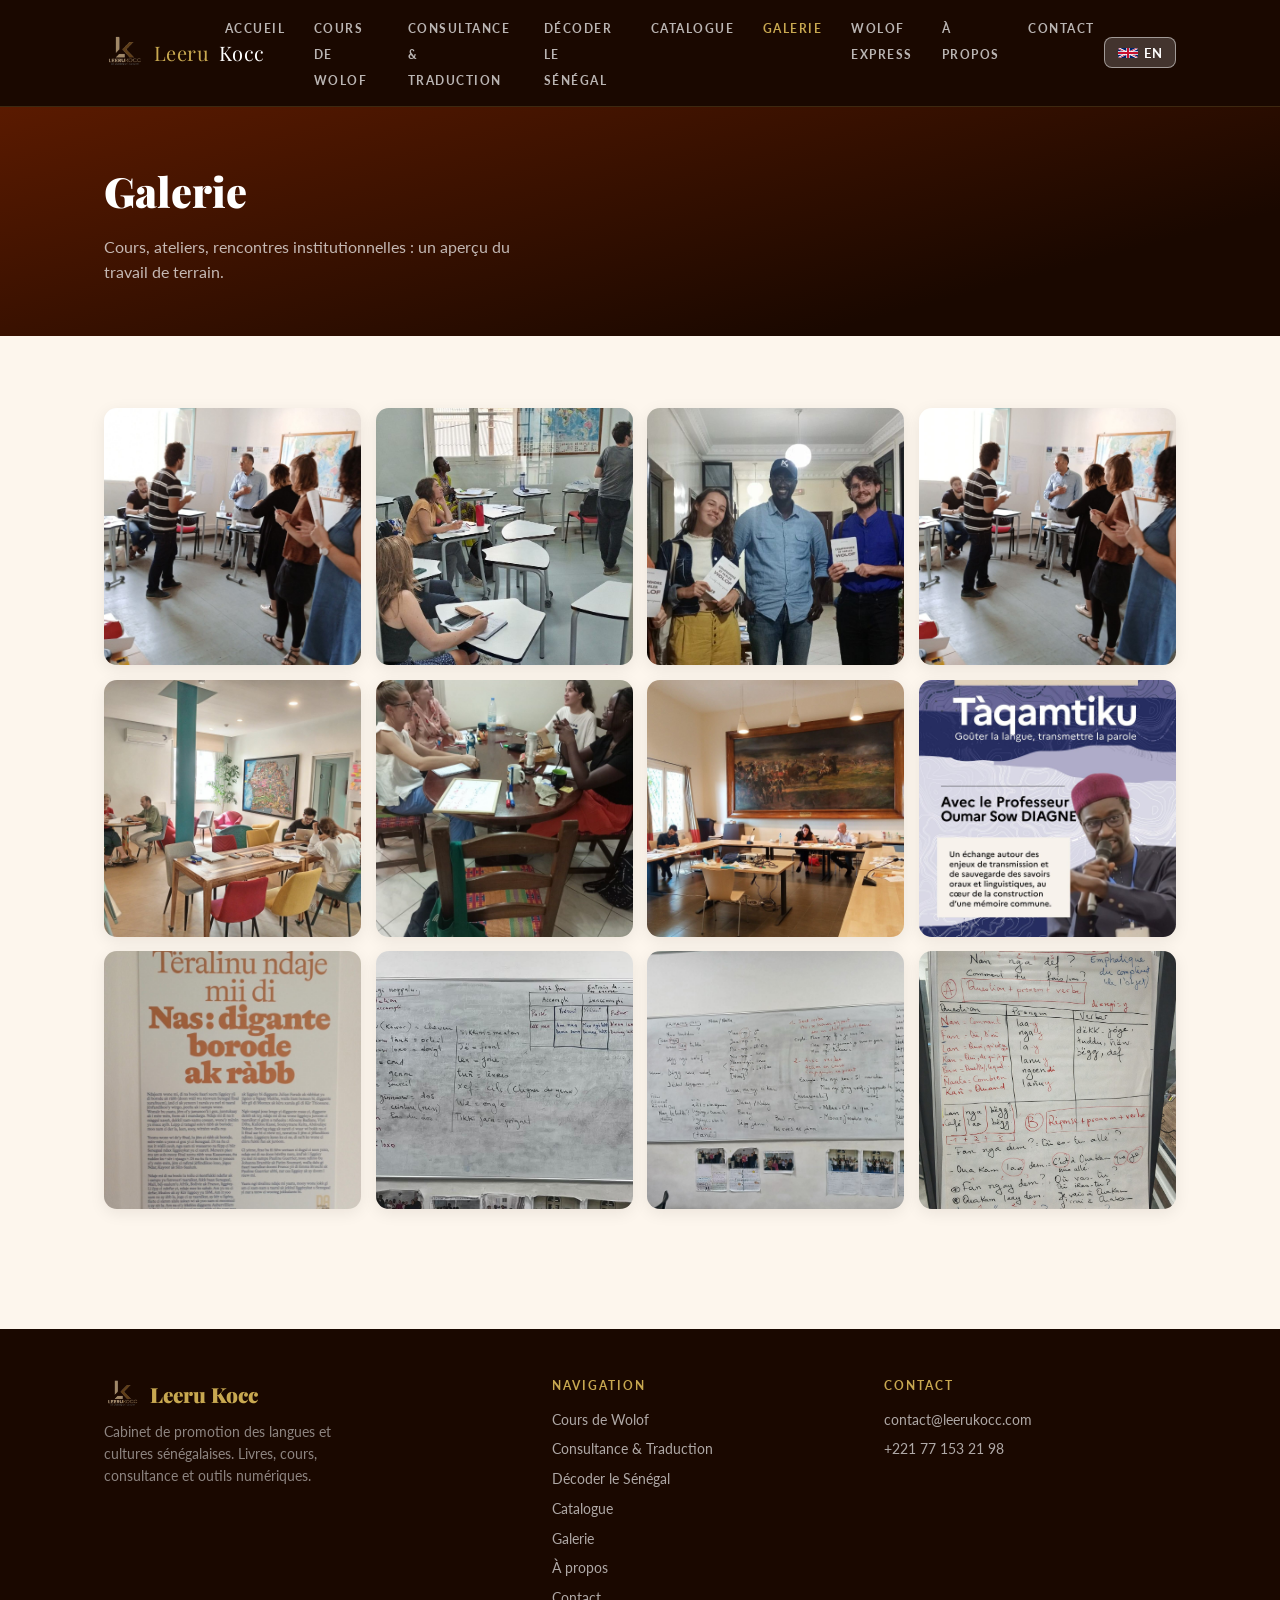
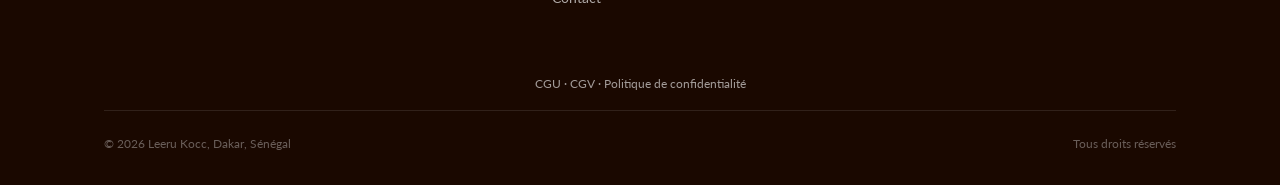
<file: galerie.html>
<!DOCTYPE html>
<html lang="fr">
<head>
<meta charset="UTF-8">
<meta name="viewport" content="width=device-width, initial-scale=1.0">
<title>Galerie : Leeru Kocc</title>
<meta name="description" content="Photos des cours, ateliers et événements Leeru Kocc.">
<link href="https://fonts.googleapis.com/css2?family=Playfair+Display:ital,wght@0,700;0,900;1,400&family=Lato:wght@400;700&family=Space+Mono:wght@400;700&display=swap" rel="stylesheet">
<link rel="stylesheet" href="assets/style.css">
<link rel="icon" type="image/x-icon" href="/favicon.ico">
<link rel="icon" type="image/png" sizes="32x32" href="/assets/img/favicon-32x32.png">
<link rel="icon" type="image/png" sizes="16x16" href="/assets/img/favicon-16x16.png">
<link rel="apple-touch-icon" sizes="180x180" href="/assets/img/apple-touch-icon.png">
<meta property="og:type" content="website">
<meta property="og:site_name" content="Leeru Kocc">
<meta property="og:title" content="Galerie : Leeru Kocc">
<meta property="og:description" content="Photos des cours, ateliers et événements Leeru Kocc.">
<meta property="og:image" content="https://leerukocc.com/assets/img/og-image-site.jpg">
<meta property="og:image:width" content="1200">
<meta property="og:image:height" content="630">
<meta property="og:url" content="https://leerukocc.com/galerie.html">
<meta name="twitter:card" content="summary_large_image">
<meta name="twitter:title" content="Galerie : Leeru Kocc">
<meta name="twitter:description" content="Photos des cours, ateliers et événements Leeru Kocc.">
<meta name="twitter:image" content="https://leerukocc.com/assets/img/og-image-site.jpg">
<link rel="canonical" href="https://leerukocc.com/galerie.html">
</head>
<body data-page="galerie">

<nav class="site-nav">
  <div class="wrap">
    <a href="index.html" class="brand"><img src="assets/img/logo-leeru-kocc.png" alt="Leeru Kocc"> <span style="color:var(--or);">Leeru</span><span style="color:#FFF;"> Kocc</span></a>
    <button class="nav-toggle" id="navToggle" aria-label="Menu">☰</button>
    <ul class="nav-links" id="navLinks">
      <li><a href="index.html" data-i18n="nav_accueil">Accueil</a></li>
      <li><a href="cours.html" data-i18n="nav_cours">Cours de Wolof</a></li>
      <li><a href="consultance.html" data-i18n="nav_consultance">Consultance &amp; Traduction</a></li>
      <li><a href="decoder-le-senegal.html" data-i18n="nav_decoder">Décoder le Sénégal</a></li>
      <li><a href="catalogue.html" data-i18n="nav_catalogue">Catalogue</a></li>
      <li><a href="galerie.html" class="active" data-i18n="nav_galerie">Galerie</a></li>
      <li><a href="wolof-express.html" data-i18n="nav_wolofExpress">Wolof Express</a></li>
      <li><a href="a-propos.html" data-i18n="nav_apropos">À propos</a></li>
      <li><a href="contact.html" data-i18n="nav_contact">Contact</a></li>
    </ul>
  </div>
</nav>

<header class="page-hero">
  <div class="wrap">
    <h1 data-i18n="gal_h1">Galerie</h1>
    <p data-i18n="gal_heroP">Cours, ateliers, rencontres institutionnelles : un aperçu du travail de terrain.</p>
  </div>
</header>

<section>
  <div class="wrap">
    <div class="gallery-grid">
      <div class="gallery-item reveal"><img src="assets/img/cours-institut-francais-1.jpg" alt="Cours de wolof : Institut Français"></div>
      <div class="gallery-item reveal"><img src="assets/img/cours-institut-francais-2.jpg" alt="Séance de cours"></div>
      <div class="gallery-item reveal"><img src="assets/img/remise-livre-groupe.jpg" alt="Remise du livre Comprendre et Parler Wolof"></div>
      <div class="gallery-item reveal"><img src="assets/img/cours-groupe-1.jpg" alt="Groupe en formation"></div>
      <div class="gallery-item reveal"><img src="assets/img/reunion-institutionnelle-1.jpg" alt="Atelier institutionnel"></div>
      <div class="gallery-item reveal"><img src="assets/img/groupe-travail-informel.jpg" alt="Séance de travail"></div>
      <div class="gallery-item reveal"><img src="assets/img/reunion-institutionnelle-2.jpg" alt="Rencontre institutionnelle"></div>
      <div class="gallery-item reveal"><img src="assets/img/affiche-taqamtiku.jpg" alt="Tàqamtiku : Institut Français x Galerie Le Manège"></div>
      <div class="gallery-item reveal"><img src="assets/img/affiche-19m.jpg" alt="Galerie du 19M"></div>
      <div class="gallery-item reveal"><img src="assets/img/tableau-grammaire-1.jpg" alt="Tableau pédagogique : grammaire wolof"></div>
      <div class="gallery-item reveal"><img src="assets/img/tableau-grammaire-2.jpg" alt="Tableau pédagogique : vocabulaire"></div>
      <div class="gallery-item reveal"><img src="assets/img/tableau-questions.jpg" alt="Tableau pédagogique : questions ouvertes"></div>
    </div>
  </div>
</section>

<footer class="site-footer">
  <div class="wrap">
    <div class="footer-grid">
      <div>
        <div class="footer-brand" style="display:flex;align-items:center;gap:0.6rem;"><img src="assets/img/logo-leeru-kocc.png" alt="Leeru Kocc" style="height:36px;"> Leeru Kocc</div>
        <p class="footer-tagline" data-i18n="footer_tagline_b">Cabinet de promotion des langues et cultures sénégalaises. Livres, cours, consultance et outils numériques.</p>
      </div>
      <div class="footer-col">
        <h4 data-i18n="footer_navTitle">Navigation</h4>
        <a href="cours.html" data-i18n="nav_cours">Cours de Wolof</a>
        <a href="consultance.html" data-i18n="nav_consultance">Consultance &amp; Traduction</a>
        <a href="decoder-le-senegal.html" data-i18n="nav_decoder">Décoder le Sénégal</a>
        <a href="catalogue.html" data-i18n="nav_catalogue">Catalogue</a>
        <a href="galerie.html" data-i18n="nav_galerie">Galerie</a>
        <a href="a-propos.html" data-i18n="nav_apropos">À propos</a>
        <a href="contact.html" data-i18n="nav_contact">Contact</a>
      </div>
      <div class="footer-col">
        <h4 data-i18n="footer_contactTitle">Contact</h4>
        <p>contact@leerukocc.com</p>
        <p>+221 77 153 21 98</p>
      </div>
    </div>
    <div class="footer-legal" style="text-align:center;padding:1rem 0;font-size:0.78rem;">
      <a href="cgu.html">CGU</a> · <a href="cgv.html">CGV</a> · <a href="confidentialite.html">Politique de confidentialité</a>
    </div>
    <div class="footer-bottom">
      <span>© 2026 Leeru Kocc, Dakar, Sénégal</span>
      <span data-i18n="footer_rights">Tous droits réservés</span>
    </div>
  </div>
</footer>

<script src="assets/script.js"></script>
<script src="assets/i18n.js"></script>
</body>
</html>
</file>
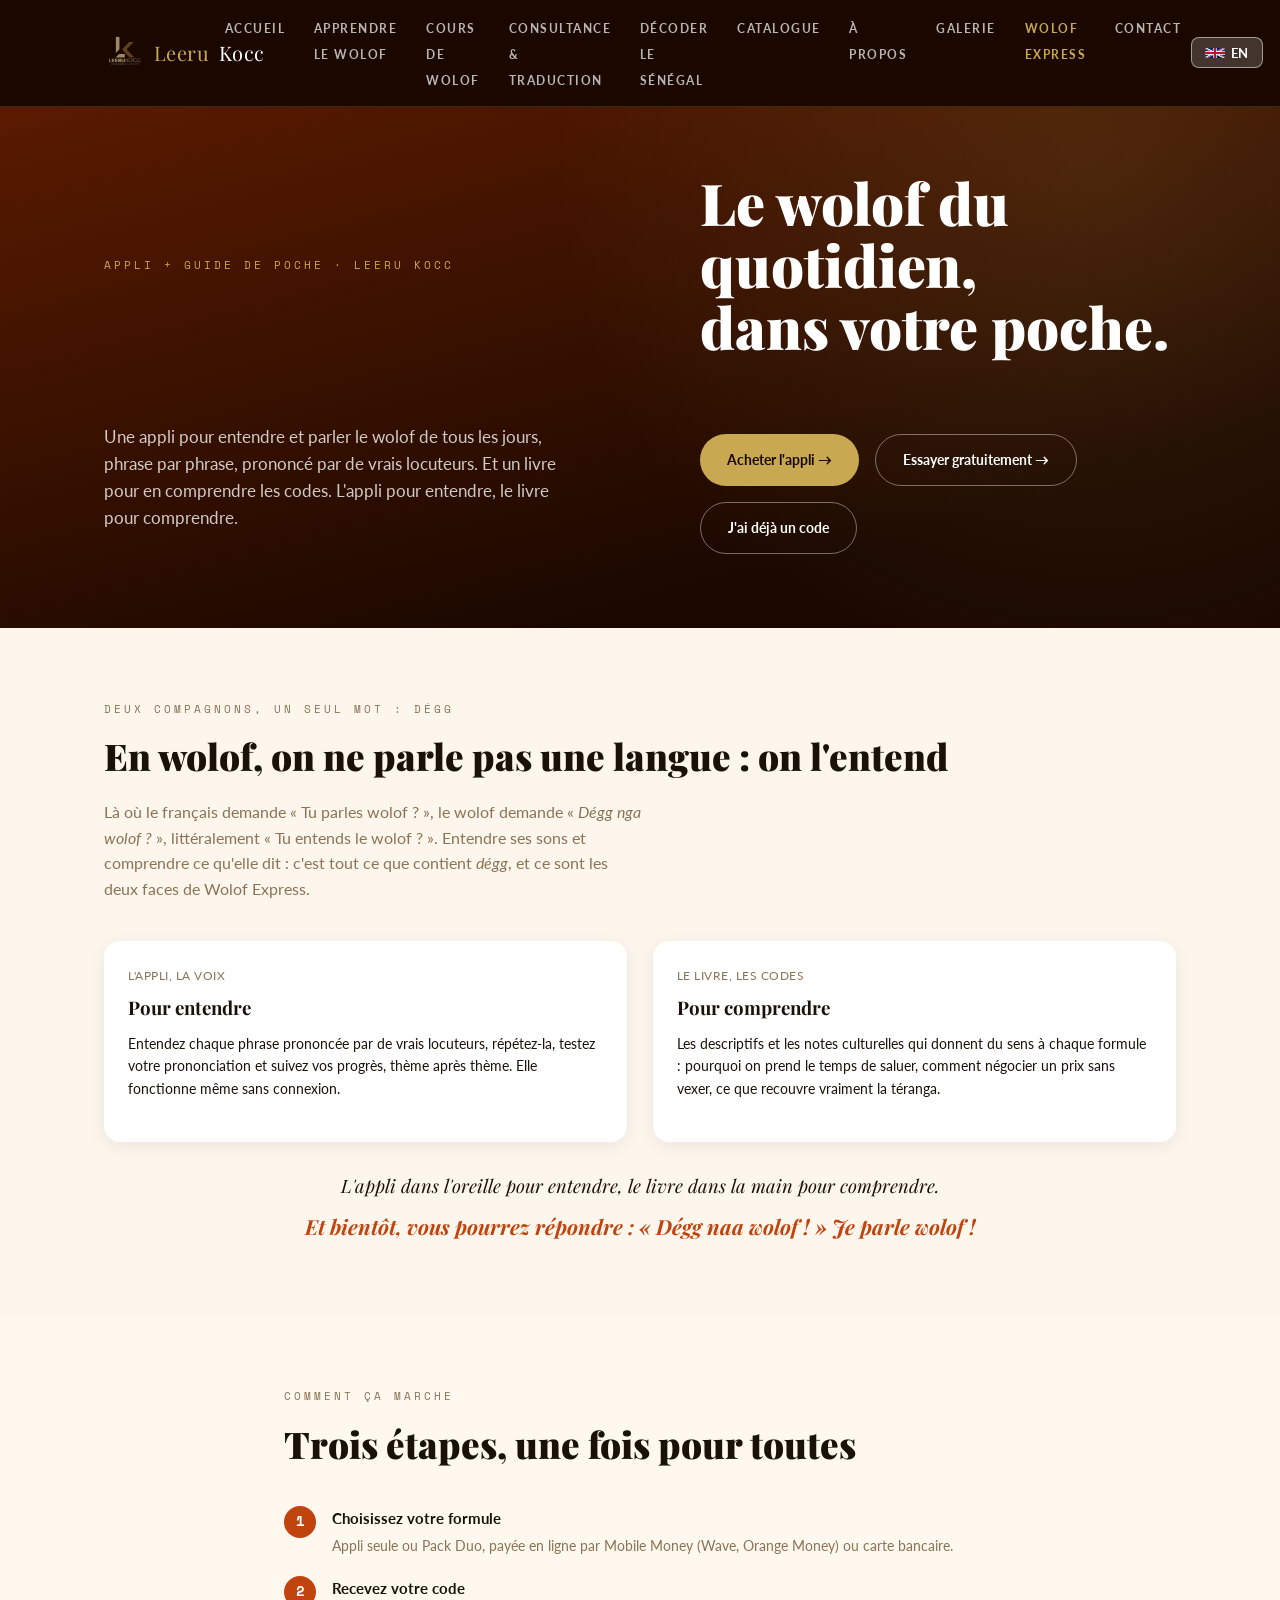
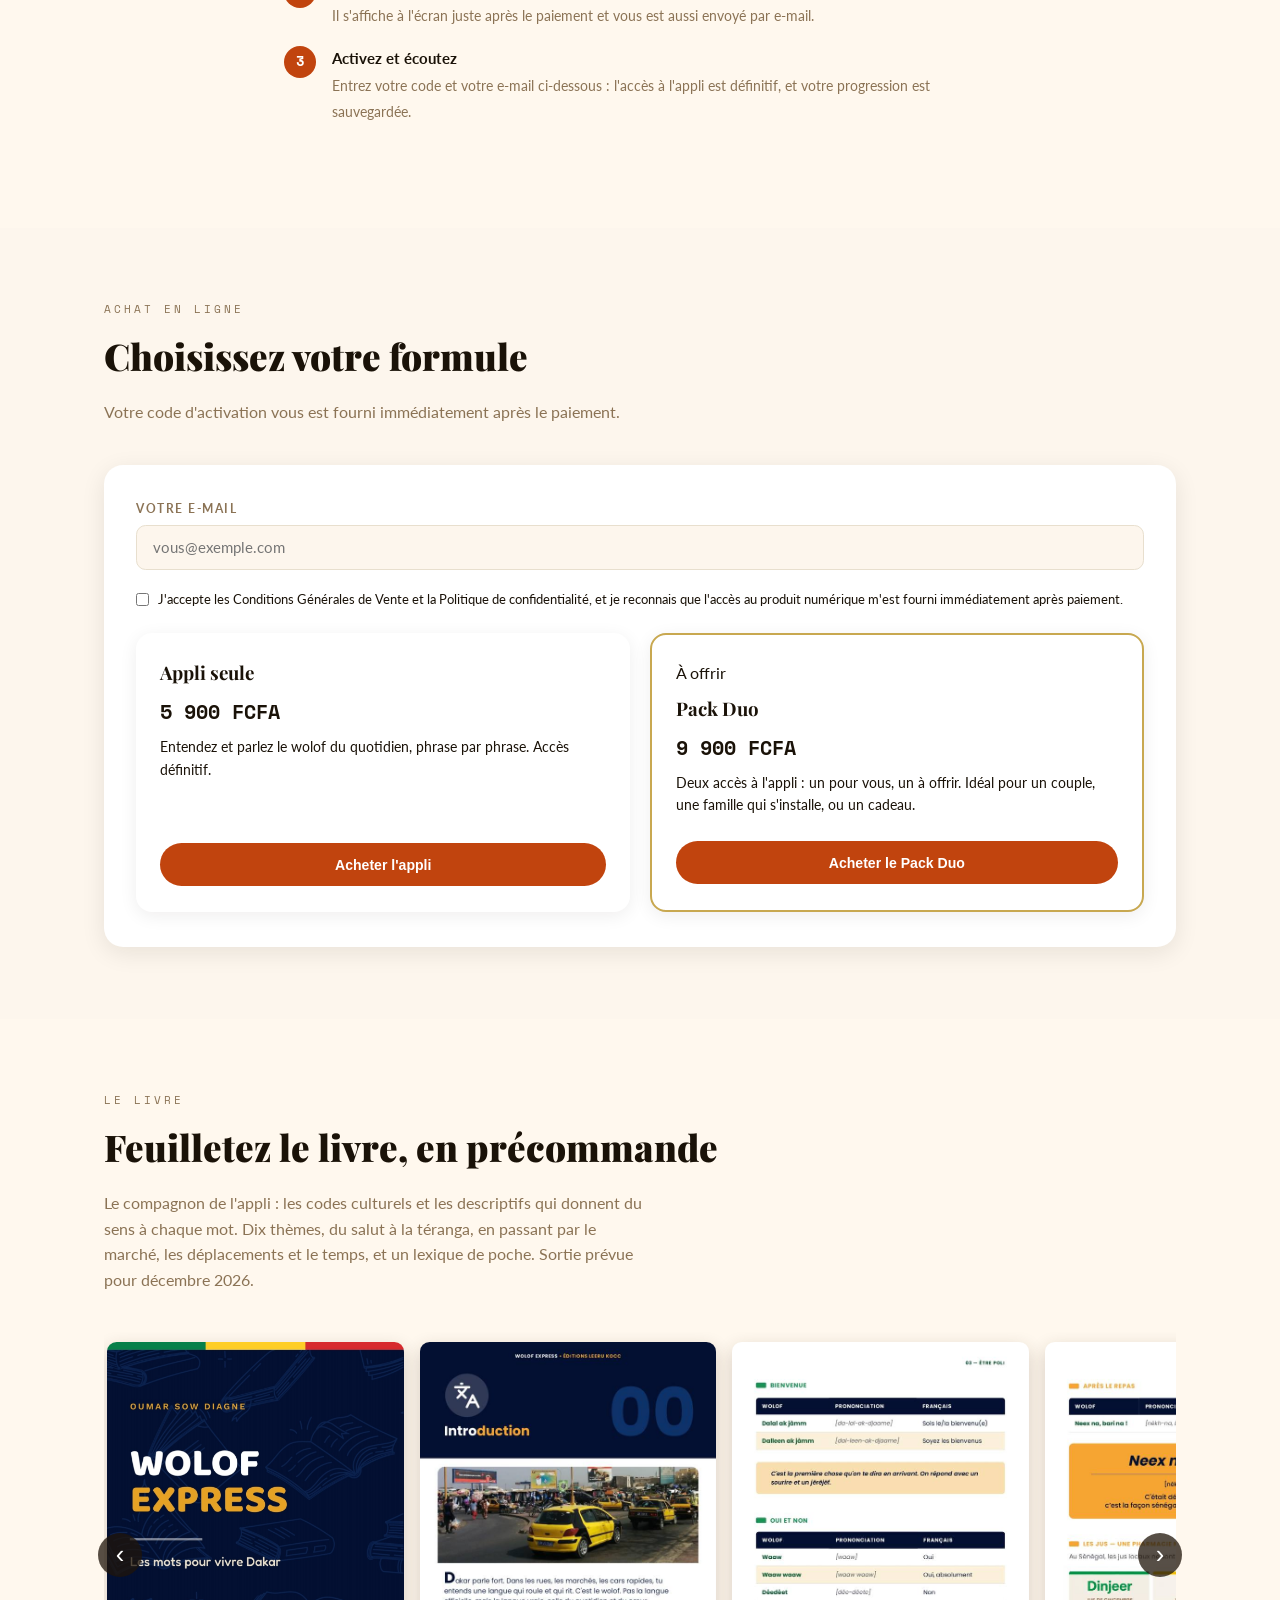
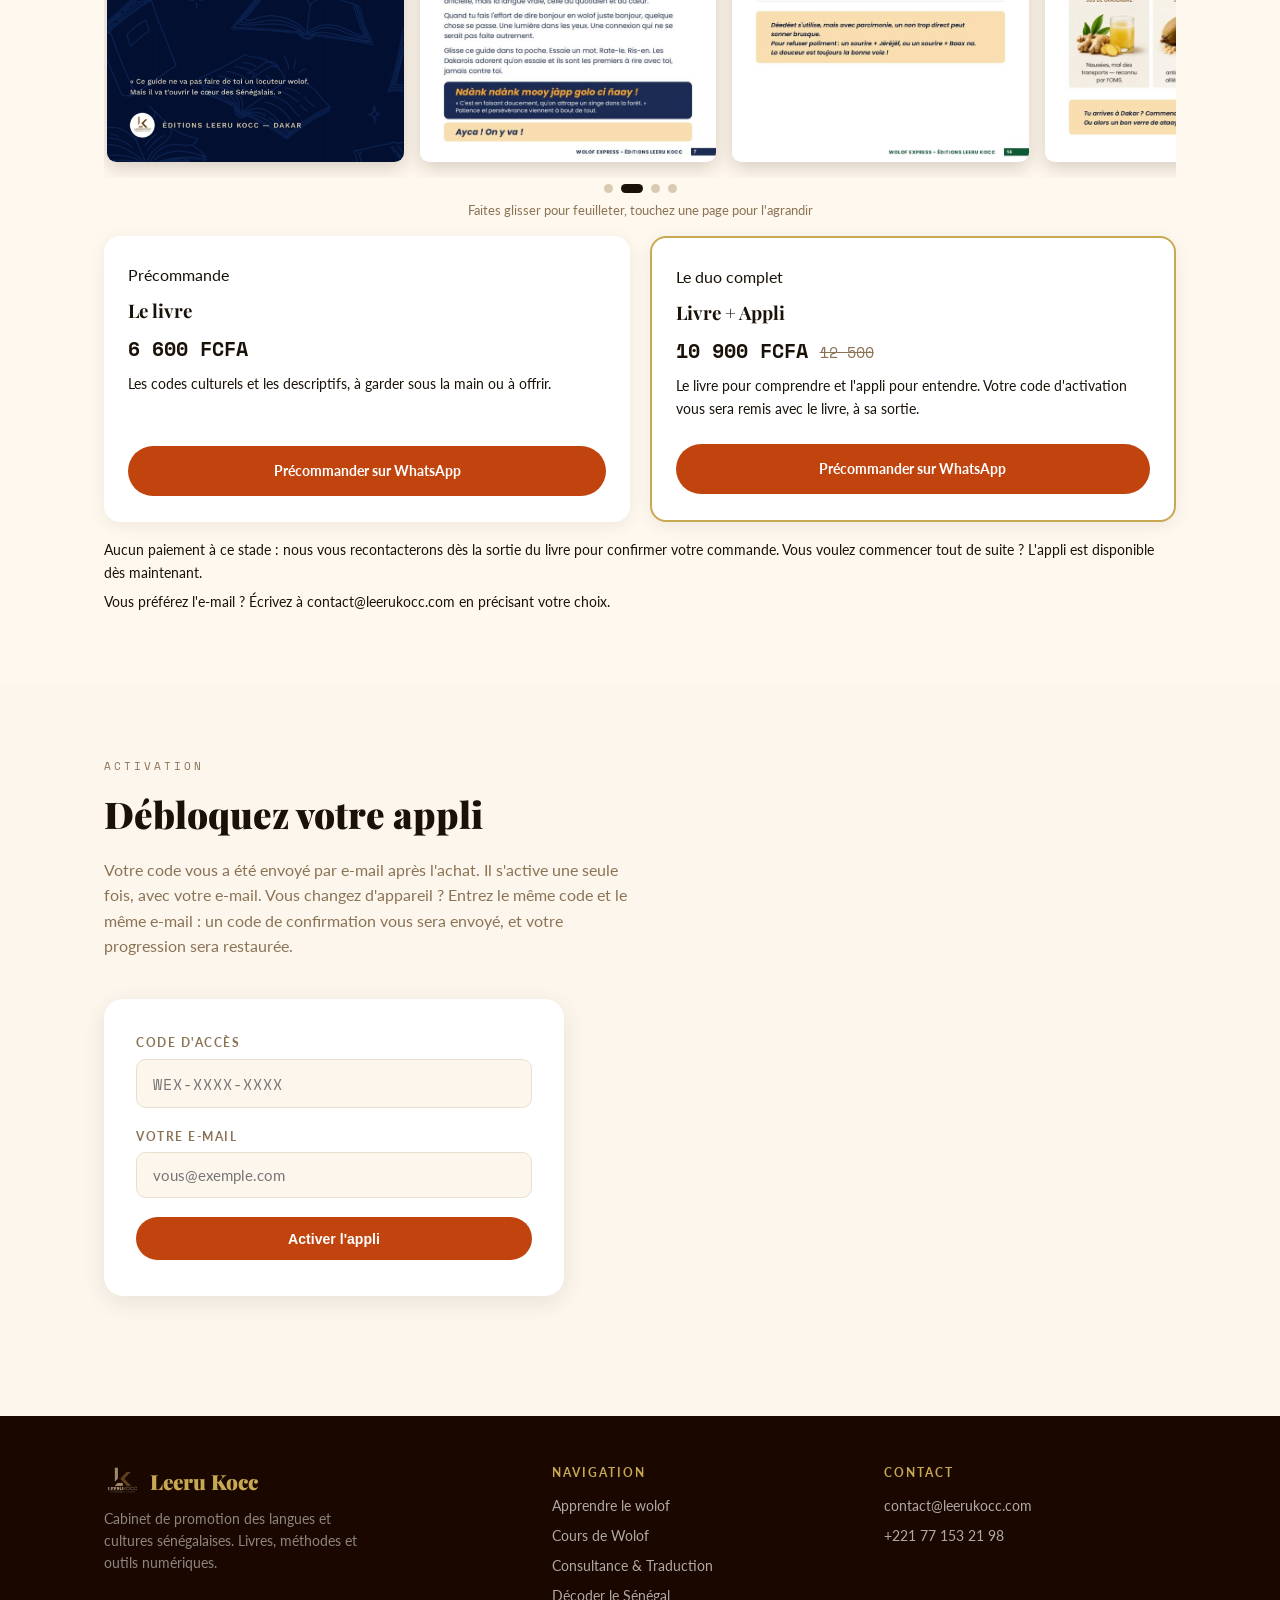
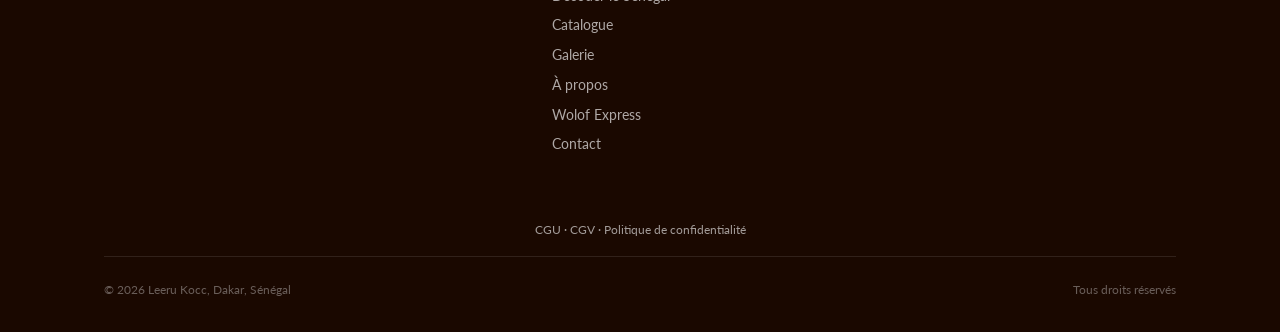
<file: wolof-express.html>
<!DOCTYPE html>
<html lang="fr">
<head>
<meta charset="UTF-8">
<meta name="viewport" content="width=device-width, initial-scale=1.0">
<title>Wolof Express : l'appli pour entendre et parler le wolof du quotidien | Leeru Kocc</title>
<meta name="description" content="Wolof Express : une appli pour entendre et parler le wolof du quotidien, phrase par phrase, et un livre pour en comprendre les codes culturels. Essai gratuit, accès définitif dès 5 900 FCFA.">
<link href="https://fonts.googleapis.com/css2?family=Playfair+Display:ital,wght@0,700;0,900;1,400&family=Lato:wght@400;700&family=Space+Mono:wght@400;700&display=swap" rel="stylesheet">
<link rel="stylesheet" href="assets/style.css">
<link rel="icon" type="image/x-icon" href="/favicon.ico">
<link rel="icon" type="image/png" sizes="32x32" href="/assets/img/favicon-32x32.png">
<link rel="icon" type="image/png" sizes="16x16" href="/assets/img/favicon-16x16.png">
<link rel="apple-touch-icon" sizes="180x180" href="/assets/img/apple-touch-icon.png">
<meta property="og:type" content="website">
<meta property="og:site_name" content="Leeru Kocc">
<meta property="og:title" content="Wolof Express : le wolof du quotidien, dans votre poche">
<meta property="og:description" content="L'appli vous fait parler, le livre vous fait comprendre. Entendez et parlez le wolof du quotidien, phrase par phrase.">
<meta property="og:image" content="https://leerukocc.com/assets/img/og-image-wolof-express.jpg">
<meta property="og:image:width" content="1200">
<meta property="og:image:height" content="630">
<meta property="og:url" content="https://leerukocc.com/wolof-express.html">
<meta name="twitter:card" content="summary_large_image">
<meta name="twitter:title" content="Wolof Express : le wolof du quotidien, dans votre poche">
<meta name="twitter:description" content="L'appli vous fait parler, le livre vous fait comprendre. Entendez et parlez le wolof du quotidien, phrase par phrase.">
<meta name="twitter:image" content="https://leerukocc.com/assets/img/og-image-wolof-express.jpg">
<link rel="canonical" href="https://leerukocc.com/wolof-express.html">
<script type="application/ld+json">
{
  "@context": "https://schema.org",
  "@type": "Product",
  "name": "Wolof Express",
  "description": "Appli pour entendre et parler le wolof du quotidien, et guide de poche des codes culturels sénégalais.",
  "image": "https://leerukocc.com/assets/img/og-image-wolof-express.jpg",
  "brand": { "@type": "Brand", "name": "Leeru Kocc" },
  "offers": [
    { "@type": "Offer", "name": "Appli seule", "price": "5900", "priceCurrency": "XOF", "availability": "https://schema.org/InStock", "url": "https://leerukocc.com/wolof-express.html#acheter" },
    { "@type": "Offer", "name": "Pack Duo (2 accès appli)", "price": "9900", "priceCurrency": "XOF", "availability": "https://schema.org/InStock", "url": "https://leerukocc.com/wolof-express.html#acheter" },
    { "@type": "Offer", "name": "Livre Wolof Express", "price": "6600", "priceCurrency": "XOF", "availability": "https://schema.org/PreOrder", "url": "https://leerukocc.com/wolof-express.html#livre" },
    { "@type": "Offer", "name": "Livre + Appli", "price": "10900", "priceCurrency": "XOF", "availability": "https://schema.org/PreOrder", "url": "https://leerukocc.com/wolof-express.html#livre" }
  ]
}
</script>
<style>
  .offer-card{display:flex;flex-direction:column;gap:0.5rem;padding:1.6rem 1.5rem;}
  .offer-price{font-family:'Space Mono',monospace;font-weight:700;font-size:1.25rem;color:var(--brun);}
  .offer-card .btn{margin-top:auto;justify-content:center;}
  .pair-tagline{font-family:'Playfair Display',serif;font-style:italic;font-size:1.15rem;color:var(--brun);text-align:center;margin-top:1.8rem;}
  .bp-carousel{position:relative;margin:1.4rem 0 0.4rem;}
  .bp-track{display:flex;gap:1rem;overflow-x:auto;scroll-snap-type:x mandatory;scroll-behavior:smooth;-webkit-overflow-scrolling:touch;scrollbar-width:none;padding:0.6rem 0.2rem 1rem;}
  .bp-track::-webkit-scrollbar{display:none;}
  .bp-slide{flex:0 0 auto;height:420px;width:auto;scroll-snap-align:center;border-radius:0.6rem;box-shadow:0 6px 18px rgba(58,42,24,0.2);cursor:zoom-in;background:#fff;}
  .bp-nav{position:absolute;top:50%;transform:translateY(-50%);width:44px;height:44px;border-radius:50%;border:none;background:rgba(31,20,10,0.75);color:#fff;font-size:1.6rem;line-height:1;cursor:pointer;z-index:2;display:flex;align-items:center;justify-content:center;}
  .bp-nav:disabled{opacity:0.25;cursor:default;}
  .bp-prev{left:-6px;} .bp-next{right:-6px;}
  .bp-dots{display:flex;justify-content:center;gap:0.5rem;margin-bottom:0.4rem;}
  .bp-dots button{width:9px;height:9px;border-radius:50%;border:none;padding:0;background:#d9cbb3;cursor:pointer;}
  .bp-dots button.active{background:var(--brun);width:22px;border-radius:5px;}
  .bp-hint{text-align:center;font-size:0.8rem;color:var(--brun-clair);margin-bottom:1rem;}
  .lightbox{display:none;position:fixed;inset:0;background:rgba(31,20,10,0.92);z-index:10000;align-items:center;justify-content:center;padding:1rem;}
  .lightbox img{max-width:100%;max-height:86vh;border-radius:0.5rem;touch-action:pan-y;}
  .lb-btn{position:absolute;background:rgba(255,255,255,0.28);color:#fff;border:none;border-radius:50%;width:46px;height:46px;font-size:1.6rem;cursor:pointer;display:flex;align-items:center;justify-content:center;}
  .lb-prev{left:0.6rem;top:50%;transform:translateY(-50%);} .lb-next{right:0.6rem;top:50%;transform:translateY(-50%);}
  .lb-close{top:0.8rem;right:0.8rem;font-size:1.3rem;}
  .lb-count{position:absolute;bottom:1rem;left:0;right:0;text-align:center;color:#fff;font-size:0.85rem;font-family:'Space Mono',monospace;}
  @media(max-width:600px){.bp-slide{height:360px;} .bp-nav{display:none;}}
</style>
</head>
<body data-page="wolofExpress">

<nav class="site-nav">
  <div class="wrap">
    <a href="index.html" class="brand"><img src="assets/img/logo-leeru-kocc.png" alt="Leeru Kocc"> <span style="color:var(--or);">Leeru</span><span style="color:#FFF;"> Kocc</span></a>
    <button class="nav-toggle" id="navToggle" aria-label="Menu">☰</button>
    <ul class="nav-links" id="navLinks">
      <li><a href="index.html" data-i18n="nav_accueil">Accueil</a></li>
      <li><a href="apprendre-le-wolof.html" data-i18n="nav_apprendreWolof">Apprendre le wolof</a></li>
      <li><a href="cours.html" data-i18n="nav_cours">Cours de Wolof</a></li>
      <li><a href="consultance.html" data-i18n="nav_consultance">Consultance &amp; Traduction</a></li>
      <li><a href="decoder-le-senegal.html" data-i18n="nav_decoder">Décoder le Sénégal</a></li>
      <li><a href="catalogue.html" data-i18n="nav_catalogue">Catalogue</a></li>
      <li><a href="a-propos.html" data-i18n="nav_apropos">À propos</a></li>
      <li><a href="galerie.html" data-i18n="nav_galerie">Galerie</a></li>
      <li><a href="wolof-express.html" class="active" data-i18n="nav_wolofExpress">Wolof Express</a></li>
      <li><a href="contact.html" data-i18n="nav_contact">Contact</a></li>
    </ul>
  </div>
</nav>

<header class="hero">
  <div class="wrap">
    <div class="hero-eyebrow" data-i18n="wex_heroEyebrow">Appli + guide de poche · Leeru Kocc</div>
    <h1 data-i18n="wex_h1">Le wolof du quotidien,<br>dans votre poche.</h1>
    <p data-i18n="wex_heroP">Une appli pour entendre et parler le wolof de tous les jours, phrase par phrase, prononcé par de vrais locuteurs. Et un livre pour en comprendre les codes. L'appli pour entendre, le livre pour comprendre.</p>
    <div class="hero-actions">
      <a href="#acheter" class="btn btn-primary" data-i18n="wex_btnAcheter">Acheter l'appli &rarr;</a>
      <a href="app/wolof-express-audio.html" class="btn btn-outline" data-i18n="wex_btnTryFree">Essayer gratuitement &rarr;</a>
      <a href="#activer" class="btn btn-outline" data-i18n="wex_btnHaveCode">J'ai déjà un code</a>
    </div>
  </div>
</header>

<section>
  <div class="wrap">
    <div class="section-label" data-i18n="wex_pairLabel">Deux compagnons, un seul mot : dégg</div>
    <h2 class="section-title" data-i18n="wex_pairTitle">En wolof, on ne parle pas une langue : on l'entend</h2>
    <p class="section-intro" data-i18n="wex_pairIntro">Là où le français demande « Tu parles wolof ? », le wolof demande « <em>Dégg nga wolof ?</em> », littéralement « Tu entends le wolof ? ». Entendre ses sons et comprendre ce qu'elle dit : c'est tout ce que contient <em>dégg</em>, et ce sont les deux faces de Wolof Express.</p>
    <div class="grid grid-2">
      <div class="card" style="padding:1.6rem 1.5rem;">
        <div class="book-meta" data-i18n="wex_appMeta">L'appli, la voix</div>
        <h3 style="font-family:'Playfair Display',serif;margin:0.3rem 0 0.6rem;" data-i18n="wex_appTitle">Pour entendre</h3>
        <p class="book-desc" data-i18n="wex_appP">Entendez chaque phrase prononcée par de vrais locuteurs, répétez-la, testez votre prononciation et suivez vos progrès, thème après thème. Elle fonctionne même sans connexion.</p>
      </div>
      <div class="card" style="padding:1.6rem 1.5rem;">
        <div class="book-meta" data-i18n="wex_bookMeta">Le livre, les codes</div>
        <h3 style="font-family:'Playfair Display',serif;margin:0.3rem 0 0.6rem;" data-i18n="wex_bookTitle">Pour comprendre</h3>
        <p class="book-desc" data-i18n="wex_bookP">Les descriptifs et les notes culturelles qui donnent du sens à chaque formule : pourquoi on prend le temps de saluer, comment négocier un prix sans vexer, ce que recouvre vraiment la téranga.</p>
      </div>
    </div>
    <p class="pair-tagline" data-i18n="wex_pairTagline">L'appli dans l'oreille pour entendre, le livre dans la main pour comprendre.</p>
    <p class="pair-tagline" style="margin-top:0.6rem;font-size:1.3rem;font-weight:700;color:var(--terracotta, #B5542C);" data-i18n="wex_pairResult">Et bientôt, vous pourrez répondre : « <em>Dégg naa wolof !</em> » Je parle wolof !</p>
  </div>
</section>

<section style="background:#FFF8EE;">
  <div class="wrap" style="max-width:760px;">
    <div class="section-label" data-i18n="wex_stepsLabel">Comment ça marche</div>
    <h2 class="section-title" data-i18n="wex_stepsTitle">Trois étapes, une fois pour toutes</h2>
    <div class="steps">
      <div class="step">
        <div class="step-num">1</div>
        <div class="step-text"><strong data-i18n="wex_step1Title">Choisissez votre formule</strong><span data-i18n="wex_step1P">Appli seule ou Pack Duo, payée en ligne par Mobile Money (Wave, Orange Money) ou carte bancaire.</span></div>
      </div>
      <div class="step">
        <div class="step-num">2</div>
        <div class="step-text"><strong data-i18n="wex_step2Title">Recevez votre code</strong><span data-i18n="wex_step2P">Il s'affiche à l'écran juste après le paiement et vous est aussi envoyé par e-mail.</span></div>
      </div>
      <div class="step">
        <div class="step-num">3</div>
        <div class="step-text"><strong data-i18n="wex_step3Title">Activez et écoutez</strong><span data-i18n="wex_step3P">Entrez votre code et votre e-mail ci-dessous : l'accès à l'appli est définitif, et votre progression est sauvegardée.</span></div>
      </div>
    </div>
  </div>
</section>

<section id="acheter">
  <div class="wrap">
    <div class="section-label" data-i18n="wex_buyLabel">Achat en ligne</div>
    <h2 class="section-title" data-i18n="wex_buyTitle">Choisissez votre formule</h2>
    <p class="section-intro" data-i18n="wex_buyIntro">Votre code d'activation vous est fourni immédiatement après le paiement.</p>
    <div class="form-card" style="max-width:none;">
      <div class="field">
        <label for="buyEmail" data-i18n="wex_labelEmail">Votre e-mail</label>
        <input type="email" id="buyEmail" name="buyEmail" placeholder="vous@exemple.com" required autocomplete="email">
      </div>
      <div style="margin-top:1.1rem;">
        <label style="display:flex;align-items:flex-start;gap:0.55rem;font-weight:400;font-size:0.82rem;text-transform:none;letter-spacing:normal;cursor:pointer;color:var(--brun);">
          <input type="checkbox" id="acceptCgv" style="margin-top:0.2rem;flex-shrink:0;width:auto;">
          <span data-i18n="wex_acceptCgv" style="min-width:0;">J'accepte les <a href="cgv.html" target="_blank" rel="noopener">Conditions Générales de Vente</a> et la <a href="confidentialite.html" target="_blank" rel="noopener">Politique de confidentialité</a>, et je reconnais que l'accès au produit numérique m'est fourni immédiatement après paiement.</span>
        </label>
      </div>
      <div class="grid grid-2" style="margin-top:1.4rem;gap:1.2rem;">
        <div class="card offer-card">
          <h3 style="font-family:'Playfair Display',serif;margin:0;" data-i18n="wex_offerAppTitle">Appli seule</h3>
          <div class="offer-price">5 900 FCFA</div>
          <p class="book-desc" data-i18n="wex_offerAppP">Entendez et parlez le wolof du quotidien, phrase par phrase. Accès définitif.</p>
          <button type="button" class="btn btn-terracotta" id="buyAppOnlyBtn" onclick="acheterWolofExpress('app_only')" data-i18n="wex_btnAppOnly">Acheter l'appli</button>
        </div>
        <div class="card offer-card" style="border:2px solid var(--or);">
          <span class="btag" style="align-self:flex-start;position:static;" data-i18n="wex_offerDuoTag">À offrir</span>
          <h3 style="font-family:'Playfair Display',serif;margin:0;" data-i18n="wex_offerDuoTitle">Pack Duo</h3>
          <div class="offer-price">9 900 FCFA</div>
          <p class="book-desc" data-i18n="wex_offerDuoP">Deux accès à l'appli : un pour vous, un à offrir. Idéal pour un couple, une famille qui s'installe, ou un cadeau.</p>
          <button type="button" class="btn btn-terracotta" id="buyDuoBtn" onclick="acheterWolofExpress('duo')" data-i18n="wex_btnDuo">Acheter le Pack Duo</button>
        </div>
      </div>
      <div class="form-msg" id="buyMsg"></div>
    </div>
  </div>
</section>

<section id="livre" style="background:#FFF8EE;">
  <div class="wrap">
    <div class="section-label" data-i18n="wex_bookLabel">Le livre</div>
    <h2 class="section-title" data-i18n="wex_bookSecTitle">Feuilletez le livre, en précommande</h2>
    <p class="section-intro" data-i18n="wex_bookSecP">Le compagnon de l'appli : les codes culturels et les descriptifs qui donnent du sens à chaque mot. Dix thèmes, du salut à la téranga, en passant par le marché, les déplacements et le temps, et un lexique de poche. Sortie prévue pour décembre 2026.</p>
    <div class="bp-carousel">
      <button type="button" class="bp-nav bp-prev" id="bpPrev" aria-label="Page précédente">&#8249;</button>
      <div class="bp-track" id="bookPreview">
        <img class="bp-slide" src="assets/img/livre-wolof-express.jpg" alt="Couverture du livre Wolof Express" onerror="this.remove()">
        <img class="bp-slide" src="assets/livre-apercu-1.jpg" alt="Page du livre Wolof Express : introduction" onerror="this.remove()">
        <img class="bp-slide" src="assets/livre-apercu-2.jpg" alt="Page du livre Wolof Express : être poli" onerror="this.remove()">
        <img class="bp-slide" src="assets/livre-apercu-3.jpg" alt="Page du livre Wolof Express : manger et boire" onerror="this.remove()">
      </div>
      <button type="button" class="bp-nav bp-next" id="bpNext" aria-label="Page suivante">&#8250;</button>
    </div>
    <div class="bp-dots" id="bpDots"></div>
    <p class="bp-hint" data-i18n="wex_bookHint">Faites glisser pour feuilleter, touchez une page pour l'agrandir</p>
    <div class="grid grid-2" style="gap:1.2rem;margin-top:0.5rem;">
      <div class="card offer-card">
        <span class="btag" style="align-self:flex-start;position:static;" data-i18n="wex_preorderTag">Précommande</span>
        <h3 style="font-family:'Playfair Display',serif;margin:0;" data-i18n="wex_bookOnlyTitle">Le livre</h3>
        <div class="offer-price">6 600 FCFA</div>
        <p class="book-desc" data-i18n="wex_bookOnlyP">Les codes culturels et les descriptifs, à garder sous la main ou à offrir.</p>
        <a class="btn btn-terracotta" target="_blank" rel="noopener" href="https://wa.me/221771532198?text=Bonjour%2C%20je%20souhaite%20pr%C3%A9commander%20le%20livre%20Wolof%20Express%20(6%20600%20FCFA)%20et%20%C3%AAtre%20pr%C3%A9venu(e)%20de%20sa%20sortie." data-i18n="wex_btnOrderBook">Précommander sur WhatsApp</a>
      </div>
      <div class="card offer-card" style="border:2px solid var(--or);">
        <span class="btag" style="align-self:flex-start;position:static;" data-i18n="wex_bundleTag">Le duo complet</span>
        <h3 style="font-family:'Playfair Display',serif;margin:0;" data-i18n="wex_bundleTitle">Livre + Appli</h3>
        <div class="offer-price">10 900 FCFA <span style="font-size:0.75em;font-weight:400;text-decoration:line-through;color:var(--brun-clair);">12 500</span></div>
        <p class="book-desc" data-i18n="wex_bundleP">Le livre pour comprendre et l'appli pour entendre. Votre code d'activation vous sera remis avec le livre, à sa sortie.</p>
        <a class="btn btn-terracotta" target="_blank" rel="noopener" href="https://wa.me/221771532198?text=Bonjour%2C%20je%20souhaite%20pr%C3%A9commander%20le%20pack%20Livre%20%2B%20Appli%20Wolof%20Express%20(10%20900%20FCFA)%20et%20%C3%AAtre%20pr%C3%A9venu(e)%20de%20sa%20sortie." data-i18n="wex_btnOrderBundle">Précommander sur WhatsApp</a>
      </div>
    </div>
    <p style="margin-top:1rem;font-size:0.9rem;" data-i18n="wex_preorderNote">Aucun paiement à ce stade : nous vous recontacterons dès la sortie du livre pour confirmer votre commande. Vous voulez commencer tout de suite ? <a href="#acheter">L'appli est disponible dès maintenant.</a></p>
    <p style="margin-top:0.4rem;font-size:0.9rem;" data-i18n="wex_orderMailNote">Vous préférez l'e-mail ? Écrivez à <a href="mailto:contact@leerukocc.com?subject=Pr%C3%A9commande%20Wolof%20Express">contact@leerukocc.com</a> en précisant votre choix.</p>
  </div>
</section>

<div class="lightbox" id="lightbox" role="dialog" aria-modal="true">
  <button type="button" class="lb-btn lb-close" id="lbClose" aria-label="Fermer">&#10005;</button>
  <button type="button" class="lb-btn lb-prev" id="lbPrev" aria-label="Page précédente">&#8249;</button>
  <img id="lightboxImg" alt="">
  <button type="button" class="lb-btn lb-next" id="lbNext" aria-label="Page suivante">&#8250;</button>
  <div class="lb-count" id="lbCount"></div>
</div>

<div id="confirmOverlay" style="display:none;position:fixed;inset:0;background:rgba(31,20,10,0.65);z-index:9999;align-items:center;justify-content:center;padding:1rem;">
  <div class="form-card" style="max-width:440px;width:100%;text-align:center;">
    <div id="confirmContent"><p>Vérification de votre paiement en cours…</p></div>
  </div>
</div>

<section id="activer">
  <div class="wrap">
    <div class="section-label" data-i18n="wex_activerLabel">Activation</div>
    <h2 class="section-title" data-i18n="wex_activerTitle">Débloquez votre appli</h2>
    <p class="section-intro" data-i18n="wex_activerIntro">Votre code vous a été envoyé par e-mail après l'achat. Il s'active une seule fois, avec votre e-mail. Vous changez d'appareil ? Entrez le même code et le même e-mail : un code de confirmation vous sera envoyé, et votre progression sera restaurée.</p>
    <div class="form-card">
      <form id="activationForm">
        <div class="field">
          <label for="code" data-i18n="wex_labelCode">Code d'accès</label>
          <input type="text" id="code" name="code" placeholder="WEX-XXXX-XXXX" required autocomplete="off">
        </div>
        <div class="field">
          <label for="email" data-i18n="wex_labelEmail">Votre e-mail</label>
          <input type="email" id="email" name="email" placeholder="vous@exemple.com" required>
        </div>
        <div class="field" id="otpField" style="display:none;">
          <label for="otp" data-i18n="wex_labelOtp">Code de confirmation reçu par e-mail</label>
          <input type="text" id="otp" name="otp" placeholder="123456" maxlength="6" inputmode="numeric" autocomplete="one-time-code">
        </div>
        <button type="submit" class="btn btn-terracotta" style="width:100%;justify-content:center;" id="activateBtn" data-i18n="wex_btnActiver">Activer l'appli</button>
        <div class="form-msg" id="activationMsg"></div>
      </form>
    </div>
  </div>
</section>

<footer class="site-footer">
  <div class="wrap">
    <div class="footer-grid">
      <div>
        <div class="footer-brand" style="display:flex;align-items:center;gap:0.6rem;"><img src="assets/img/logo-leeru-kocc.png" alt="Leeru Kocc" style="height:36px;"> Leeru Kocc</div>
        <p class="footer-tagline" data-i18n="footer_tagline_a">Cabinet de promotion des langues et cultures sénégalaises. Livres, méthodes et outils numériques.</p>
      </div>
      <div class="footer-col">
        <h4 data-i18n="footer_navTitle">Navigation</h4>
        <a href="apprendre-le-wolof.html" data-i18n="nav_apprendreWolof">Apprendre le wolof</a>
        <a href="cours.html" data-i18n="nav_cours">Cours de Wolof</a>
        <a href="consultance.html" data-i18n="nav_consultance">Consultance &amp; Traduction</a>
        <a href="decoder-le-senegal.html" data-i18n="nav_decoder">Décoder le Sénégal</a>
        <a href="catalogue.html" data-i18n="nav_catalogue">Catalogue</a>
        <a href="galerie.html" data-i18n="nav_galerie">Galerie</a>
        <a href="a-propos.html" data-i18n="nav_apropos">À propos</a>
        <a href="wolof-express.html" data-i18n="nav_wolofExpress">Wolof Express</a>
        <a href="contact.html" data-i18n="nav_contact">Contact</a>
      </div>
      <div class="footer-col">
        <h4 data-i18n="footer_contactTitle">Contact</h4>
        <p>contact@leerukocc.com</p>
        <p>+221 77 153 21 98</p>
      </div>
    </div>
    <div class="footer-legal" style="text-align:center;padding:1rem 0;font-size:0.78rem;">
      <a href="cgu.html">CGU</a> · <a href="cgv.html">CGV</a> · <a href="confidentialite.html">Politique de confidentialité</a>
    </div>
    <div class="footer-bottom">
      <span>© 2026 Leeru Kocc, Dakar, Sénégal</span>
      <span data-i18n="footer_rights">Tous droits réservés</span>
    </div>
  </div>
</footer>

<script src="assets/script.js"></script>
<script src="assets/i18n.js"></script>
<script>
function isEn(){ return window.leerukoccLang && window.leerukoccLang() === 'en'; }
function T(key, fallback){ return (window.leerukoccT && window.leerukoccT(key)) || fallback; }

// ---------- Aperçu du livre : carrousel + agrandissement ----------
(function(){
  const track = document.getElementById('bookPreview');
  const prev = document.getElementById('bpPrev'), next = document.getElementById('bpNext');
  const dots = document.getElementById('bpDots');
  const lb = document.getElementById('lightbox'), lbImg = document.getElementById('lightboxImg');
  const lbCount = document.getElementById('lbCount');
  let current = 0, lbIndex = 0;
  const slides = () => Array.from(track.querySelectorAll('.bp-slide'));

  function buildDots(){
    dots.innerHTML = '';
    slides().forEach((s, i) => {
      const b = document.createElement('button');
      b.type = 'button'; b.setAttribute('aria-label', 'Page ' + (i + 1));
      b.addEventListener('click', () => goTo(i));
      dots.appendChild(b);
    });
    update();
  }
  function goTo(i){
    const s = slides(); if (!s.length) return;
    i = Math.max(0, Math.min(i, s.length - 1));
    track.scrollTo({ left: s[i].offsetLeft - (track.clientWidth - s[i].clientWidth) / 2, behavior: 'smooth' });
  }
  function update(){
    const s = slides(); if (!s.length) return;
    const center = track.scrollLeft + track.clientWidth / 2;
    let best = 0, dist = Infinity;
    s.forEach((el, i) => { const d = Math.abs(el.offsetLeft + el.clientWidth / 2 - center); if (d < dist){ dist = d; best = i; } });
    current = best;
    Array.from(dots.children).forEach((d, i) => d.classList.toggle('active', i === current));
    prev.disabled = current === 0; next.disabled = current === s.length - 1;
  }
  prev.addEventListener('click', () => goTo(current - 1));
  next.addEventListener('click', () => goTo(current + 1));
  let t; track.addEventListener('scroll', () => { clearTimeout(t); t = setTimeout(update, 60); });

  // Agrandissement avec navigation (flèches, glisser, clavier)
  function showLb(i){
    const s = slides(); if (!s.length) return;
    lbIndex = (i + s.length) % s.length;
    lbImg.src = s[lbIndex].src; lbImg.alt = s[lbIndex].alt;
    lbCount.textContent = (lbIndex + 1) + ' / ' + s.length;
    lb.style.display = 'flex';
  }
  function closeLb(){ lb.style.display = 'none'; goTo(lbIndex); }
  track.addEventListener('click', e => { if (e.target.classList.contains('bp-slide')) showLb(slides().indexOf(e.target)); });
  document.getElementById('lbPrev').addEventListener('click', e => { e.stopPropagation(); showLb(lbIndex - 1); });
  document.getElementById('lbNext').addEventListener('click', e => { e.stopPropagation(); showLb(lbIndex + 1); });
  document.getElementById('lbClose').addEventListener('click', closeLb);
  lb.addEventListener('click', e => { if (e.target === lb) closeLb(); });
  let x0 = null;
  lb.addEventListener('touchstart', e => { x0 = e.touches[0].clientX; }, { passive: true });
  lb.addEventListener('touchend', e => {
    if (x0 === null) return;
    const dx = e.changedTouches[0].clientX - x0; x0 = null;
    if (Math.abs(dx) > 40) showLb(lbIndex + (dx < 0 ? 1 : -1));
  });
  document.addEventListener('keydown', e => {
    if (lb.style.display !== 'flex') return;
    if (e.key === 'ArrowRight') showLb(lbIndex + 1);
    else if (e.key === 'ArrowLeft') showLb(lbIndex - 1);
    else if (e.key === 'Escape') closeLb();
  });

  // Les points sont construits une fois les images chargées (une image absente est retirée)
  window.addEventListener('load', buildDots);
})();

// ---------- Activation (avec confirmation par e-mail sur un nouvel appareil) ----------
let otpRequired = false;
document.getElementById('activationForm').addEventListener('submit', async function(e){
  e.preventDefault();
  const code = document.getElementById('code').value.trim().toUpperCase();
  const email = document.getElementById('email').value.trim();
  const otp = document.getElementById('otp').value.trim();
  const otpField = document.getElementById('otpField');
  const msg = document.getElementById('activationMsg');
  const btn = document.getElementById('activateBtn');
  const defaultLabel = T('wex_btnActiver', "Activer l'appli");

  msg.className = 'form-msg show loading';
  msg.textContent = isEn() ? 'Checking…' : 'Vérification en cours…';
  btn.disabled = true;
  try{
    const payload = { code, email };
    if (otpRequired) payload.otp = otp;
    const res = await fetch('/.netlify/functions/verify-code', {
      method: 'POST', headers: {'Content-Type': 'application/json'}, body: JSON.stringify(payload)
    });
    const data = await res.json();

    if (res.ok && data.success){
      // Code et e-mail transmis à l'appli pour la sauvegarde de progression,
      // et progression déjà enregistrée restaurée sur ce nouvel appareil.
      let appUrl = data.appUrl + '&code=' + encodeURIComponent(code) + '&email=' + encodeURIComponent(email);
      if (data.progress){
        try { appUrl += '&progress=' + encodeURIComponent(btoa(unescape(encodeURIComponent(data.progress)))); } catch(err){}
      }
      otpRequired = false; otpField.style.display = 'none'; btn.textContent = defaultLabel;
      msg.className = 'form-msg show success';
      msg.innerHTML = (isEn() ? 'Code valid! ' : 'Code validé ! ') +
        '<a href="' + appUrl + '" style="text-decoration:underline;">' +
        (isEn() ? 'Click here to open your app' : 'Cliquez ici pour ouvrir votre appli') + '</a>.';
    } else if (data.otpRequired){
      otpRequired = true; otpField.style.display = ''; document.getElementById('otp').focus();
      btn.textContent = isEn() ? 'Confirm' : 'Confirmer';
      msg.className = 'form-msg show success';
      msg.textContent = data.message || (isEn() ? 'A confirmation code was just sent to your email.' : 'Un code de confirmation vient de vous être envoyé par e-mail.');
    } else {
      otpRequired = false; otpField.style.display = 'none'; btn.textContent = defaultLabel;
      msg.className = 'form-msg show error';
      msg.textContent = data.message || (isEn() ? 'This code is invalid or has already been used.' : "Ce code n'est pas valide ou a déjà été utilisé.");
    }
  } catch(err){
    msg.className = 'form-msg show error';
    msg.textContent = isEn() ? 'Connection error. Please try again shortly.' : 'Erreur de connexion. Réessayez dans un instant.';
  } finally {
    btn.disabled = false;
  }
});

// ---------- Achat en ligne (Bictorys) ----------
async function acheterWolofExpress(product){
  const emailInput = document.getElementById('buyEmail');
  const email = emailInput.value.trim();
  const msg = document.getElementById('buyMsg');
  const btns = [document.getElementById('buyAppOnlyBtn'), document.getElementById('buyDuoBtn')];
  const cgv = document.getElementById('acceptCgv');

  if (!email || !/^[^\s@]+@[^\s@]+\.[^\s@]+$/.test(email)){
    msg.className = 'form-msg show error';
    msg.textContent = isEn() ? 'Please enter a valid email before continuing.' : "Merci d'indiquer un e-mail valide avant de continuer.";
    emailInput.focus(); return;
  }
  if (!cgv.checked){
    msg.className = 'form-msg show error';
    msg.textContent = isEn() ? 'Please accept the Terms of Sale and Privacy Policy before continuing.' : "Merci d'accepter les CGV et la Politique de confidentialité avant de continuer.";
    cgv.focus(); return;
  }
  msg.className = 'form-msg show loading';
  msg.textContent = isEn() ? 'Redirecting to payment…' : 'Redirection vers le paiement…';
  btns.forEach(b => b.disabled = true);
  try{
    const res = await fetch('/.netlify/functions/create-invoice', {
      method: 'POST', headers: {'Content-Type': 'application/json'}, body: JSON.stringify({ email, product })
    });
    const data = await res.json();
    if (res.ok && data.checkout_url){
      try { localStorage.setItem('wolofPendingEmail', email); } catch(err){}
      window.location.href = data.checkout_url;
      return;
    }
    msg.className = 'form-msg show error';
    msg.textContent = data.error || (isEn() ? 'Something went wrong. Please try again.' : 'Une erreur est survenue. Réessayez.');
  } catch(err){
    msg.className = 'form-msg show error';
    msg.textContent = isEn() ? 'Connection error. Please try again shortly.' : 'Erreur de connexion. Réessayez dans un instant.';
  } finally {
    btns.forEach(b => b.disabled = false);
  }
}

// ---------- Retour de paiement Bictorys : ?paiement=confirme&ref=... ----------
// Les codes sont attribués par le webhook, qui peut arriver avec quelques
// secondes de retard : on réessaie plusieurs fois avant d'abandonner.
(function(){
  const params = new URLSearchParams(window.location.search);
  if (params.get('paiement') !== 'confirme') return;
  const ref = params.get('ref');
  if (!ref) return;

  const overlay = document.getElementById('confirmOverlay');
  const content = document.getElementById('confirmContent');
  overlay.style.display = 'flex';
  content.innerHTML = '<p>' + (isEn() ? 'Checking your payment…' : 'Vérification de votre paiement en cours…') + '</p>';
  const contact = '<a href="mailto:contact@leerukocc.com">contact@leerukocc.com</a>';
  const MAX_ATTEMPTS = 8, DELAY_MS = 3000;

  function showPending(){
    const en = isEn();
    content.innerHTML = '<h3 style="margin-top:0;">' + (en ? 'Payment received' : 'Paiement reçu') + '</h3>' +
      '<p>' + (en ? "We are finalizing your code, it will arrive by email shortly. Nothing within 5 minutes? Check your spam folder, then write to "
                  : "Nous finalisons l'attribution de votre code, il arrive par e-mail. Rien sous 5 minutes ? Vérifiez vos courriers indésirables, puis écrivez à ") +
      contact + (en ? ' with your purchase email.' : " avec votre e-mail d'achat.") + '</p>' +
      '<button type="button" id="confirmCloseBtn" class="btn btn-outline" style="width:100%;justify-content:center;margin-top:0.6rem;">' + (en ? 'Close' : 'Fermer') + '</button>';
    document.getElementById('confirmCloseBtn').addEventListener('click', function(){ overlay.style.display = 'none'; });
  }

  function showCodes(codes){
    const en = isEn(), duo = codes.length > 1;
    let pendingEmail = '';
    try { pendingEmail = localStorage.getItem('wolofPendingEmail') || ''; localStorage.removeItem('wolofPendingEmail'); } catch(err){}
    const list = codes.map(c => '<p style="margin:0.3rem 0;"><strong style="letter-spacing:1px;font-size:1.1em;">' + c + '</strong></p>').join('');
    content.innerHTML =
      '<h3 style="margin-top:0;">' + (en ? 'Thank you for your purchase!' : 'Merci pour votre achat !') + '</h3>' +
      '<p>' + (duo ? (en ? 'Your two access codes:' : "Vos deux codes d'accès :") : (en ? 'Your access code:' : "Votre code d'accès :")) + '</p>' + list +
      '<p style="color:#666;font-size:0.9em;">' + (duo
        ? (en ? 'One for you, one to give: each code is activated once, with the email of the person using it. They were also sent to you by email.'
              : "Un pour vous, un à offrir : chaque code s'active une seule fois, avec l'e-mail de la personne qui l'utilise. Ils vous ont aussi été envoyés par e-mail.")
        : (en ? "We've also sent it by email. Buying it as a gift? Just share the code, the recipient activates it on their own device."
              : "Il vous a aussi été envoyé par e-mail. Vous l'offrez ? Partagez simplement le code, la personne l'activera sur son propre appareil.")) + '</p>' +
      '<p style="color:#999;font-size:0.8em;">' + (en ? 'No email within 5 minutes? Check your spam folder or write to ' : "Pas d'e-mail sous 5 minutes ? Vérifiez vos courriers indésirables ou écrivez à ") + contact + '.</p>' +
      '<button type="button" id="confirmActivateBtn" class="btn btn-terracotta" style="width:100%;justify-content:center;margin-top:0.75rem;">' + (en ? 'Activate on this device' : 'Activer sur cet appareil') + '</button>' +
      '<button type="button" id="confirmCloseBtn" class="btn btn-outline" style="width:100%;justify-content:center;margin-top:0.6rem;">' + (en ? 'Close' : 'Fermer') + '</button>';
    document.getElementById('confirmActivateBtn').addEventListener('click', function(){
      document.getElementById('code').value = codes[0];
      if (pendingEmail) document.getElementById('email').value = pendingEmail;
      overlay.style.display = 'none';
      document.getElementById('activer').scrollIntoView({ behavior: 'smooth' });
      document.getElementById('email').focus();
    });
    document.getElementById('confirmCloseBtn').addEventListener('click', function(){ overlay.style.display = 'none'; });
  }

  function check(attempt){
    fetch('/.netlify/functions/confirm-payment?ref=' + encodeURIComponent(ref))
      .then(r => r.json())
      .then(data => {
        if (data.assigned && data.codes && data.codes.length) showCodes(data.codes);
        else if (attempt < MAX_ATTEMPTS) setTimeout(() => check(attempt + 1), DELAY_MS);
        else showPending();
      })
      .catch(() => { if (attempt < MAX_ATTEMPTS) setTimeout(() => check(attempt + 1), DELAY_MS); else showPending(); });
  }
  check(1);
})();
</script>
</body>
</html>
</file>
<file: assets/style.css>
/* ===========================================================
   LEERU KOCC — Feuille de style commune
   Identité reprise de l'app Wolof Express : nuit / or / terracotta / crème
   =========================================================== */

:root{
  --nuit:#1A0800;
  --nuit2:#5A1A00;
  --or:#C8A850;
  --terracotta:#C1440E;
  --baobab:#2A6B3A;
  --creme:#FDF6ED;
  --brun:#1A1208;
  --brun-clair:#8B7355;
  --blanc:#FFFFFF;
  --max:1120px;
}

*{box-sizing:border-box;margin:0;padding:0;}

html{scroll-behavior:smooth;}

body{
  font-family:'Lato',sans-serif;
  background:var(--creme);
  color:var(--brun);
  line-height:1.6;
}

img{max-width:100%;display:block;}
a{color:inherit;text-decoration:none;}

.wrap{max-width:var(--max);margin:0 auto;padding:0 1.5rem;}

/* ---------- Nav ---------- */
.site-nav{
  position:sticky;top:0;z-index:50;
  background:var(--nuit);
  border-bottom:1px solid rgba(200,168,80,0.2);
}
.site-nav .wrap{
  display:flex;align-items:center;justify-content:space-between;
  padding-top:0.9rem;padding-bottom:0.9rem;
}
.brand{
  font-family:'Playfair Display',serif;
  font-weight:900;font-size:1.25rem;color:var(--or);
  letter-spacing:0.5px;
  display:flex;align-items:center;gap:0.6rem;
}
.brand span{color:var(--blanc);font-weight:400;}
.brand img{height:40px;width:auto;display:block;}

/* ---------- Reveal on scroll ---------- */
.reveal{opacity:0;transform:translateY(24px);transition:opacity 0.7s ease, transform 0.7s ease;}
.reveal.in{opacity:1;transform:translateY(0);}

/* ---------- Partenaires ---------- */
.partners-grid{
  display:grid;grid-template-columns:repeat(4,1fr);gap:1.2rem;
}
@media(max-width:820px){.partners-grid{grid-template-columns:repeat(2,1fr);}}
.partner-chip{
  background:var(--blanc);border-radius:0.8rem;
  padding:1.3rem 1rem;text-align:center;
  box-shadow:0 3px 14px rgba(26,18,8,0.06);
  display:flex;align-items:center;justify-content:center;
  min-height:90px;
  font-family:'Space Mono',monospace;font-size:0.78rem;
  color:var(--brun);letter-spacing:0.3px;
  transition:transform 0.2s, box-shadow 0.2s;
}
.partner-chip:hover{transform:translateY(-3px);box-shadow:0 8px 22px rgba(26,18,8,0.12);}
.partner-chip img{max-width:100%;max-height:56px;object-fit:contain;filter:grayscale(15%);}

/* ---------- Galerie ---------- */
.gallery-grid{
  display:grid;grid-template-columns:repeat(4,1fr);gap:0.9rem;
}
@media(max-width:820px){.gallery-grid{grid-template-columns:repeat(2,1fr);}}
.gallery-item{
  border-radius:0.8rem;overflow:hidden;aspect-ratio:1/1;
  box-shadow:0 4px 16px rgba(26,18,8,0.08);
}
.gallery-item img{
  width:100%;height:100%;object-fit:cover;
  transition:transform 0.4s ease;display:block;
}
.gallery-item:hover img{transform:scale(1.06);}

/* ---------- Photo bleed section ---------- */
.photo-feature{
  border-radius:1rem;overflow:hidden;box-shadow:0 8px 30px rgba(26,18,8,0.12);
}
.photo-feature img{width:100%;height:100%;object-fit:cover;display:block;}
.nav-links{display:flex;gap:1.8rem;list-style:none;}
.nav-links a{
  font-size:0.78rem;letter-spacing:1.5px;text-transform:uppercase;
  color:rgba(255,255,255,0.7);font-weight:700;
  transition:color 0.2s;
}
.nav-links a:hover,.nav-links a.active{color:var(--or);}
.nav-toggle{display:none;background:none;border:none;color:var(--or);font-size:1.4rem;cursor:pointer;}

@media(max-width:760px){
  .nav-links{
    position:absolute;top:100%;left:0;right:0;
    background:var(--nuit);flex-direction:column;gap:0;
    max-height:0;overflow:hidden;transition:max-height 0.3s ease;
    border-bottom:1px solid rgba(200,168,80,0.2);
  }
  .nav-links.open{max-height:300px;}
  .nav-links li{border-top:1px solid rgba(255,255,255,0.06);}
  .nav-links a{display:block;padding:1rem 1.5rem;}
  .nav-toggle{display:block;}
}

/* ---------- Hero ---------- */
.hero{
  background:
    radial-gradient(circle at 85% 10%, rgba(200,168,80,0.14) 0%, transparent 45%),
    linear-gradient(165deg, var(--nuit2) 0%, var(--nuit) 78%);
  color:var(--blanc);
  padding:4rem 0;
  position:relative;overflow:hidden;
}
.hero .wrap{
  display:grid;grid-template-columns:1.15fr 1fr;gap:3rem;align-items:center;
}
.hero-image{
  border-radius:1.1rem;overflow:hidden;
  box-shadow:0 20px 50px rgba(0,0,0,0.35);
  aspect-ratio:4/3;
}
.hero-image img{width:100%;height:100%;object-fit:cover;display:block;}
@media(max-width:900px){
  .hero .wrap{grid-template-columns:1fr;}
  .hero-image{display:none;}
}
.hero-eyebrow{
  font-family:'Space Mono',monospace;font-size:0.7rem;
  letter-spacing:3px;text-transform:uppercase;color:var(--or);
  margin-bottom:1rem;
}
.hero h1{
  font-family:'Playfair Display',serif;font-weight:900;
  font-size:clamp(2.2rem,5vw,3.6rem);line-height:1.08;
  max-width:14ch;margin-bottom:1.2rem;
}
.hero p{
  font-size:1.05rem;color:rgba(255,255,255,0.78);
  max-width:46ch;margin-bottom:2rem;
}
.hero-actions{display:flex;gap:1rem;flex-wrap:wrap;}

.btn{
  display:inline-flex;align-items:center;gap:0.5rem;
  padding:0.85rem 1.7rem;border-radius:2rem;
  font-weight:700;font-size:0.88rem;cursor:pointer;
  border:none;transition:transform 0.15s, opacity 0.15s;
}
.btn:active{transform:scale(0.97);}
.btn-primary{background:var(--or);color:var(--nuit);}
.btn-primary:hover{opacity:0.9;}
.btn-outline{background:transparent;color:var(--blanc);border:1px solid rgba(255,255,255,0.4);}
.btn-outline:hover{border-color:var(--or);color:var(--or);}
.btn-dark{background:var(--nuit);color:var(--or);}
.btn-terracotta{background:var(--terracotta);color:var(--blanc);}

/* ---------- Sections ---------- */
section{padding:4.5rem 0;}
.section-label{
  font-family:'Space Mono',monospace;font-size:0.7rem;
  letter-spacing:3px;text-transform:uppercase;color:var(--brun-clair);
  margin-bottom:0.6rem;
}
.section-title{
  font-family:'Playfair Display',serif;font-weight:900;
  font-size:clamp(1.6rem,3.2vw,2.3rem);margin-bottom:0.8rem;
}
.section-intro{
  color:var(--brun-clair);max-width:60ch;margin-bottom:2.5rem;font-size:1rem;
}

/* ---------- Cards ---------- */
.grid{display:grid;gap:1.6rem;}
.grid-3{grid-template-columns:repeat(3,1fr);}
.grid-2{grid-template-columns:repeat(2,1fr);}
@media(max-width:820px){.grid-3,.grid-2{grid-template-columns:1fr;}}

.card{
  background:var(--blanc);border-radius:1rem;
  box-shadow:0 4px 18px rgba(26,18,8,0.07);
  overflow:hidden;
}

.book-card{display:flex;flex-direction:column;}
.book-cover{
  aspect-ratio:3/4;
  background:linear-gradient(150deg,var(--nuit2),var(--nuit));
  display:flex;align-items:center;justify-content:center;
  padding:1.5rem;text-align:center;position:relative;
}
.book-cover .btag{
  position:absolute;top:0.8rem;right:0.8rem;
  font-family:'Space Mono',monospace;font-size:0.62rem;
  letter-spacing:1px;text-transform:uppercase;
  background:rgba(200,168,80,0.16);color:var(--or);
  border:1px solid rgba(200,168,80,0.4);
  padding:0.2rem 0.55rem;border-radius:1rem;
}
.book-cover h3{
  font-family:'Playfair Display',serif;font-weight:700;
  color:var(--or);font-size:1.15rem;line-height:1.3;
}
.book-body{padding:1.2rem 1.3rem 1.4rem;flex:1;display:flex;flex-direction:column;}
.book-meta{font-size:0.72rem;color:var(--brun-clair);letter-spacing:0.5px;margin-bottom:0.5rem;text-transform:uppercase;}
.book-desc{font-size:0.88rem;color:var(--brun);flex:1;margin-bottom:1rem;}
.book-link{font-size:0.8rem;font-weight:700;color:var(--terracotta);}

/* ---------- Proverbe / citation bloc ---------- */
.citation{
  background:var(--blanc);border-left:3px solid var(--or);
  border-radius:0.75rem;padding:1.6rem 1.9rem;margin:2.5rem 0;
}
.citation p{
  font-family:'Playfair Display',serif;font-style:italic;
  font-size:1.15rem;color:var(--brun);line-height:1.6;
}
.citation cite{
  display:block;margin-top:0.6rem;font-size:0.75rem;
  color:var(--brun-clair);font-style:normal;letter-spacing:1px;text-transform:uppercase;
}

/* ---------- Footer ---------- */
.site-footer{
  background:var(--nuit);color:rgba(255,255,255,0.6);
  padding:3rem 0 2rem;margin-top:3rem;
}
.footer-grid{display:grid;grid-template-columns:1.4fr 1fr 1fr;gap:2.5rem;margin-bottom:2.5rem;}
@media(max-width:700px){.footer-grid{grid-template-columns:1fr;}}
.footer-brand{font-family:'Playfair Display',serif;font-weight:900;color:var(--or);font-size:1.3rem;margin-bottom:0.6rem;}
.footer-tagline{font-size:0.85rem;color:rgba(255,255,255,0.5);max-width:32ch;}
.footer-col h4{font-size:0.72rem;letter-spacing:2px;text-transform:uppercase;color:var(--or);margin-bottom:0.9rem;}
.footer-col a,.footer-col p{display:block;font-size:0.85rem;color:rgba(255,255,255,0.65);margin-bottom:0.5rem;}
.footer-col a:hover{color:var(--or);}
.footer-bottom{
  border-top:1px solid rgba(255,255,255,0.1);padding-top:1.5rem;
  font-size:0.72rem;color:rgba(255,255,255,0.35);
  display:flex;justify-content:space-between;flex-wrap:wrap;gap:0.5rem;
}

/* ---------- Formulaires (activation) ---------- */
.form-card{
  background:var(--blanc);border-radius:1.2rem;
  padding:2.2rem 2rem;box-shadow:0 6px 24px rgba(26,18,8,0.09);
  max-width:460px;
}
.field{margin-bottom:1.2rem;}
.field label{
  display:block;font-size:0.72rem;letter-spacing:1.5px;text-transform:uppercase;
  color:var(--brun-clair);font-weight:700;margin-bottom:0.4rem;
}
.field input{
  width:100%;padding:0.8rem 1rem;border:1.5px solid #E8DFCE;
  border-radius:0.6rem;font-size:0.95rem;font-family:'Lato',sans-serif;
  background:var(--creme);color:var(--brun);
}
.field input:focus{outline:none;border-color:var(--or);}
.field input#code{font-family:'Space Mono',monospace;letter-spacing:1px;text-transform:uppercase;}
.form-msg{
  margin-top:1rem;padding:0.8rem 1rem;border-radius:0.6rem;
  font-size:0.85rem;font-weight:700;display:none;
}
.form-msg.show{display:block;}
.form-msg.error{background:#FFEBEE;color:#B71C1C;}
.form-msg.success{background:#E8F5E9;color:var(--baobab);}
.form-msg.loading{background:#FFF3CD;color:#856404;}

/* ---------- Numbered steps ---------- */
.steps{display:flex;flex-direction:column;gap:1.1rem;margin:2rem 0;}
.step{display:flex;gap:1rem;align-items:flex-start;}
.step-num{
  font-family:'Space Mono',monospace;font-weight:700;font-size:0.85rem;
  color:var(--blanc);background:var(--terracotta);
  width:2rem;height:2rem;min-width:2rem;border-radius:50%;
  display:flex;align-items:center;justify-content:center;
}
.step-text strong{display:block;font-size:0.95rem;margin-bottom:0.15rem;}
.step-text span{font-size:0.85rem;color:var(--brun-clair);}

/* ---------- Page header (pages intérieures) ---------- */
.page-hero{
  background:linear-gradient(165deg, var(--nuit2) 0%, var(--nuit) 78%);
  color:var(--blanc);padding:3.2rem 0;
}
.page-hero h1{
  font-family:'Playfair Display',serif;font-weight:900;
  font-size:clamp(1.8rem,4vw,2.6rem);
}
.page-hero p{color:rgba(255,255,255,0.7);margin-top:0.6rem;max-width:50ch;}
</file>
